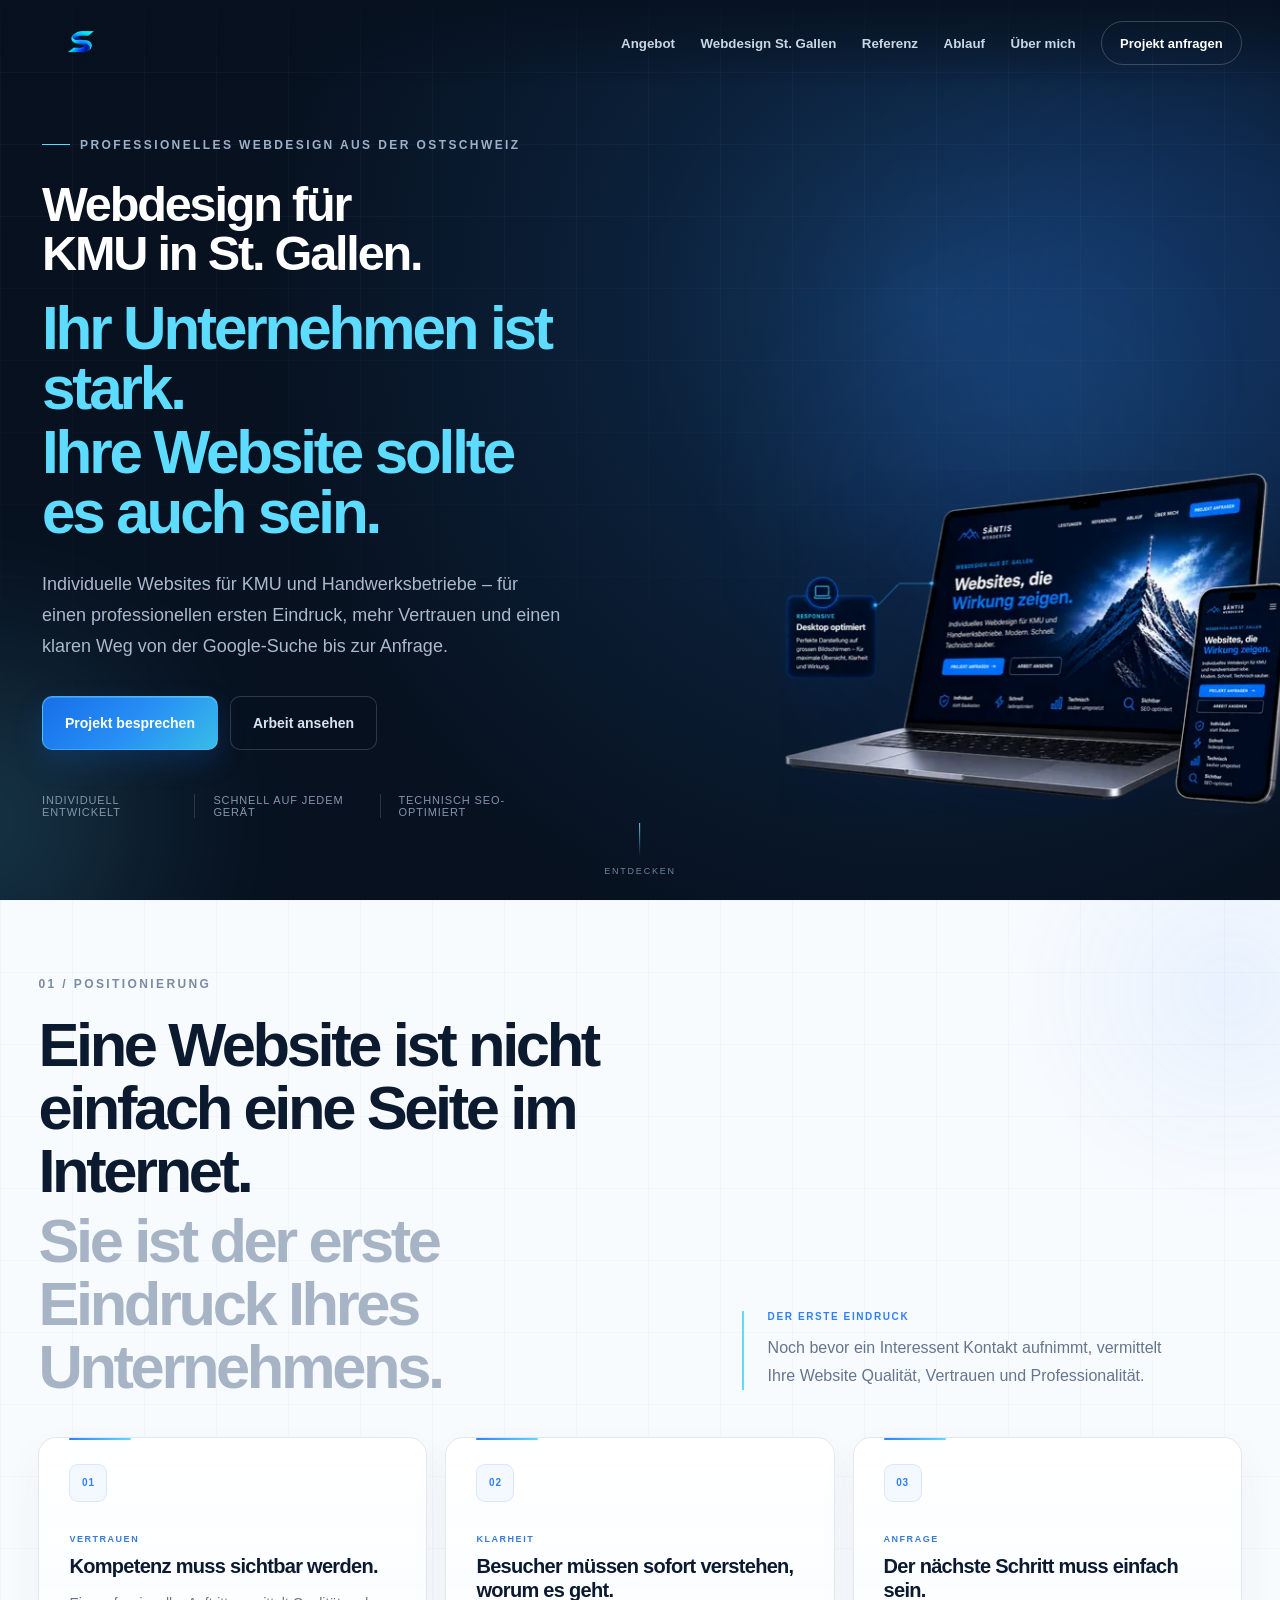
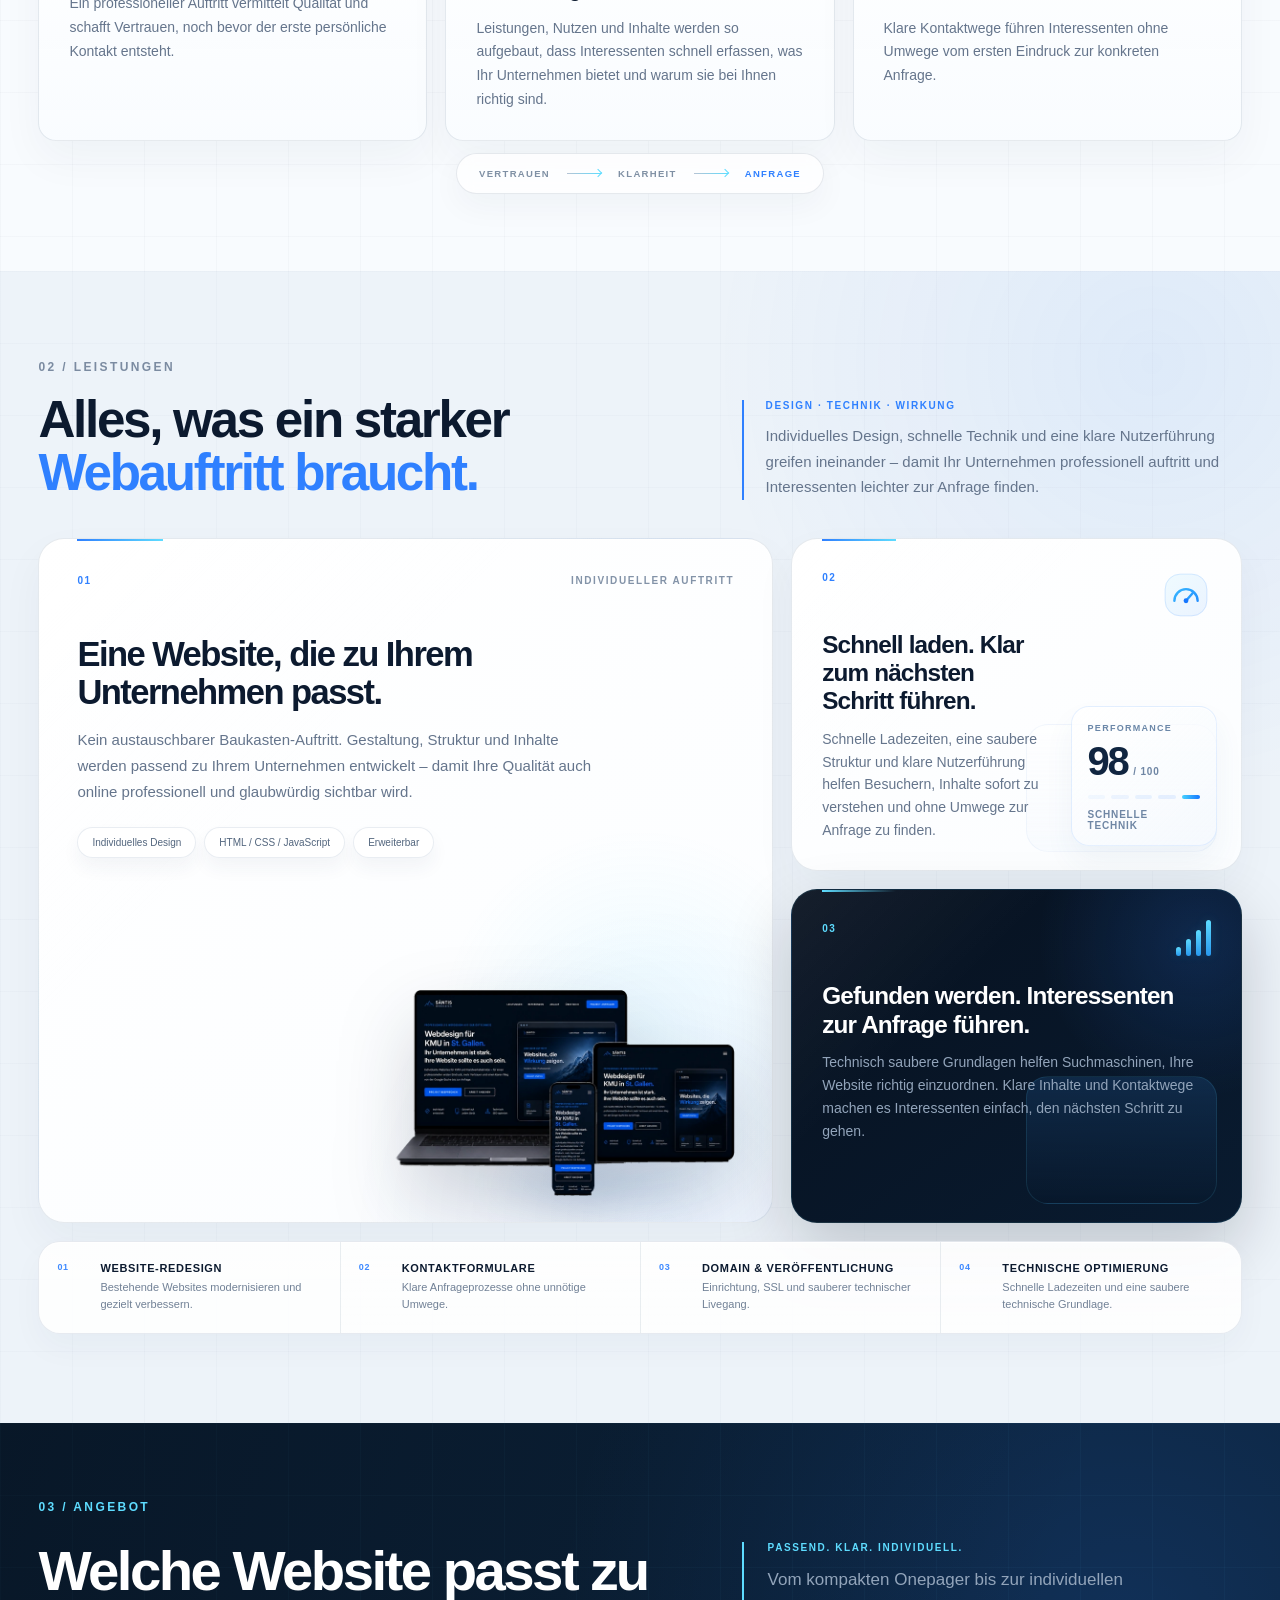
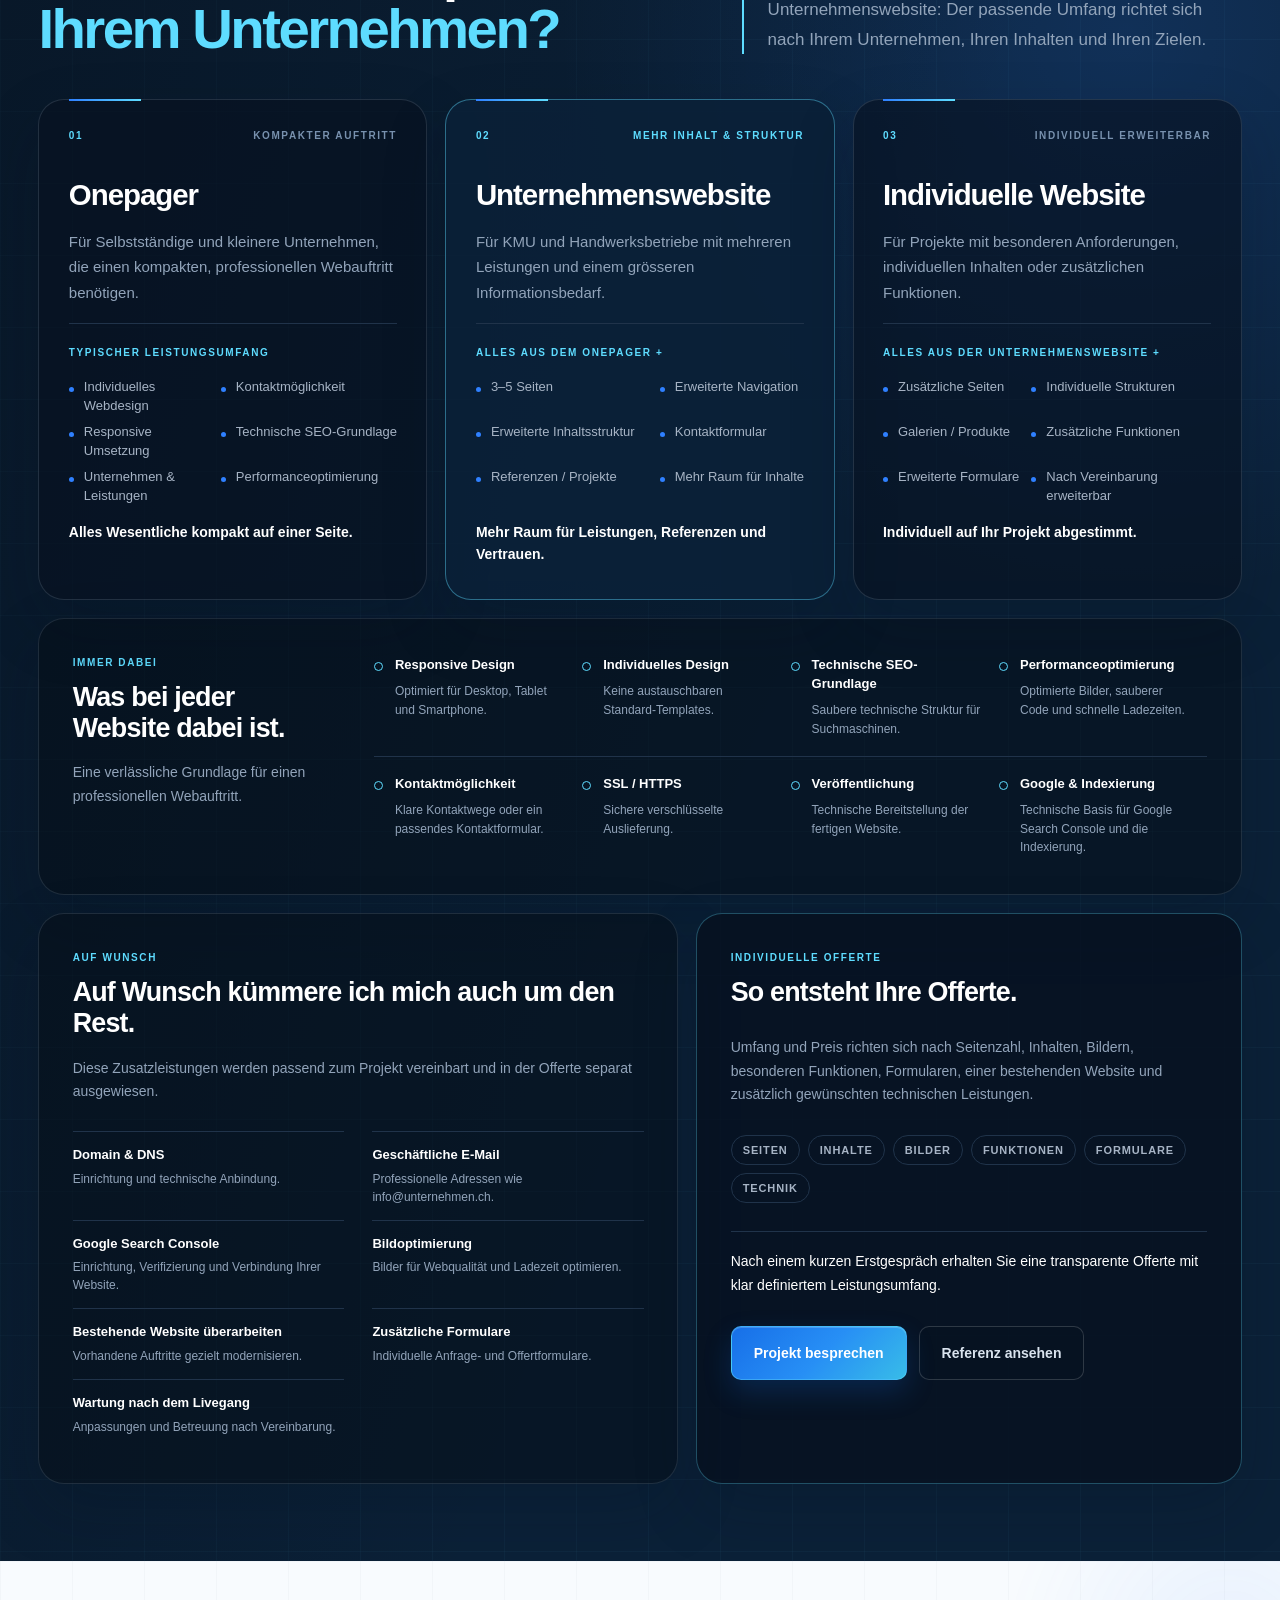
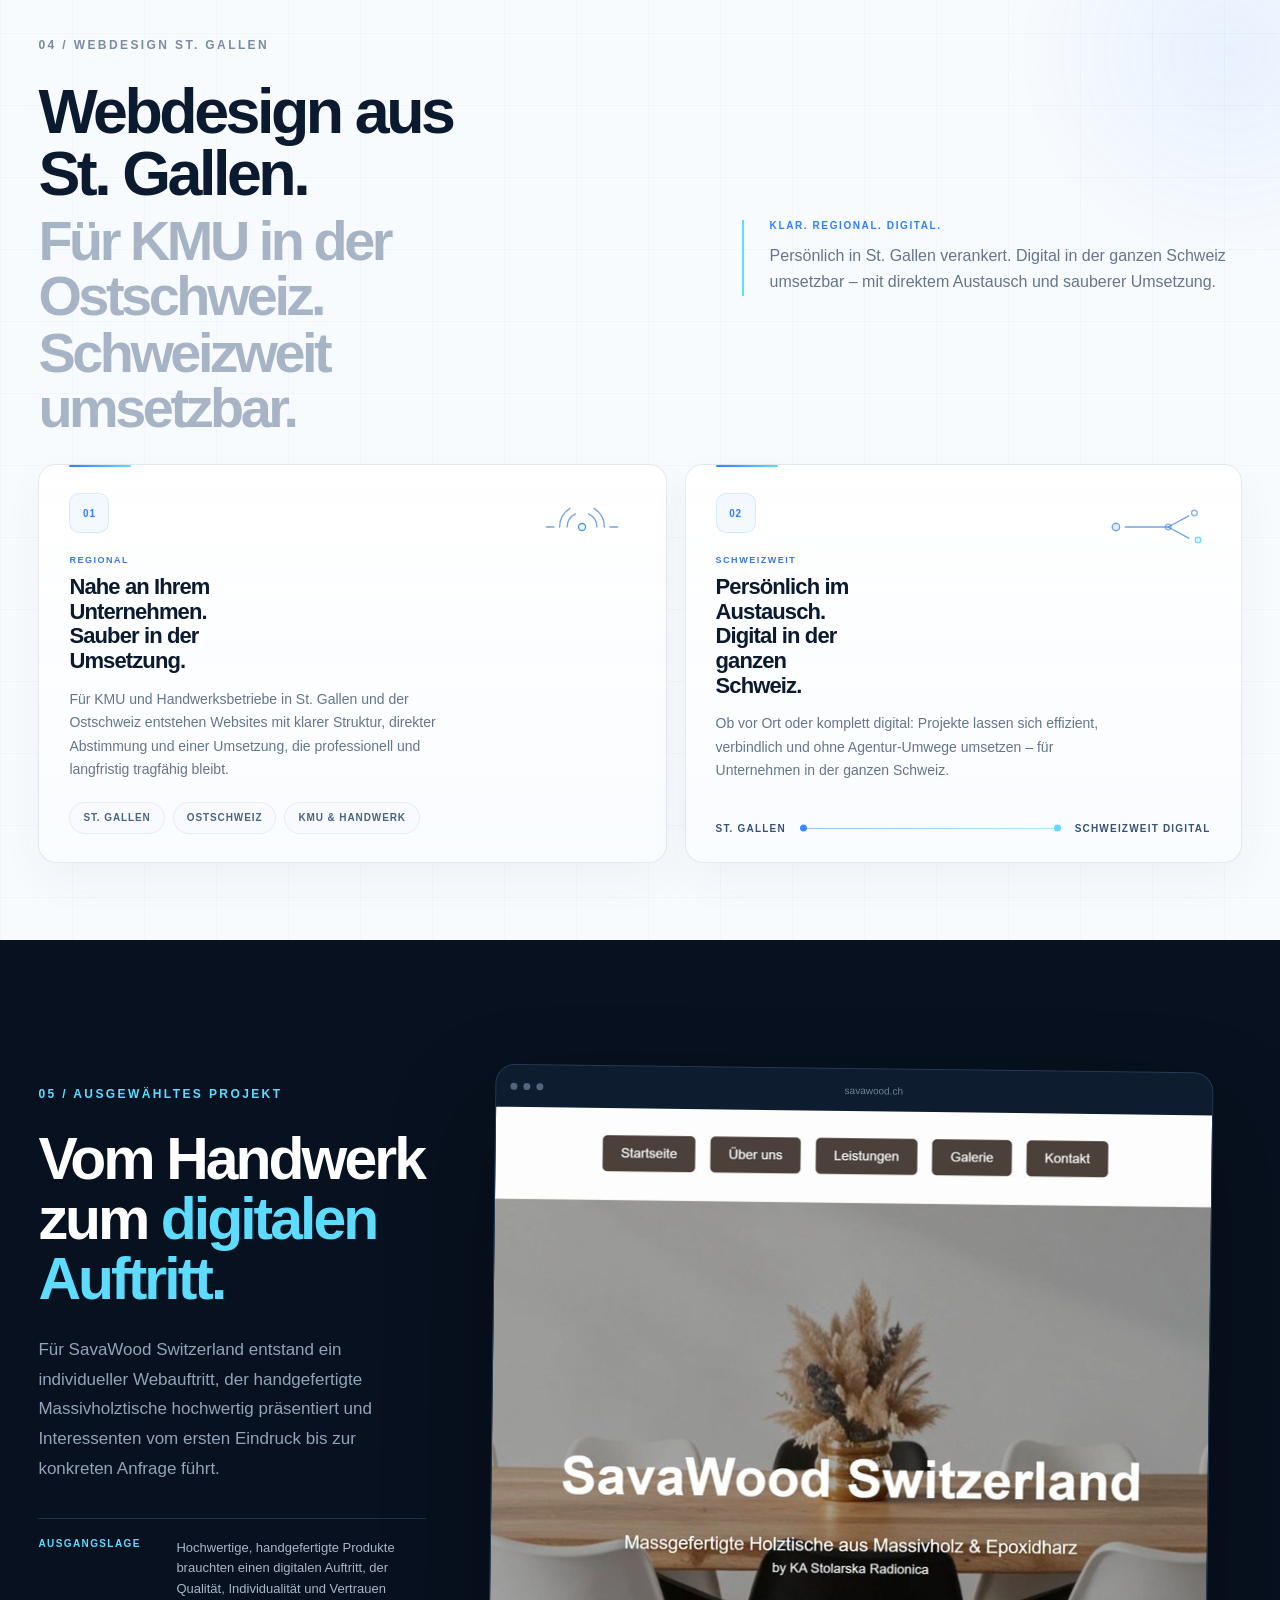
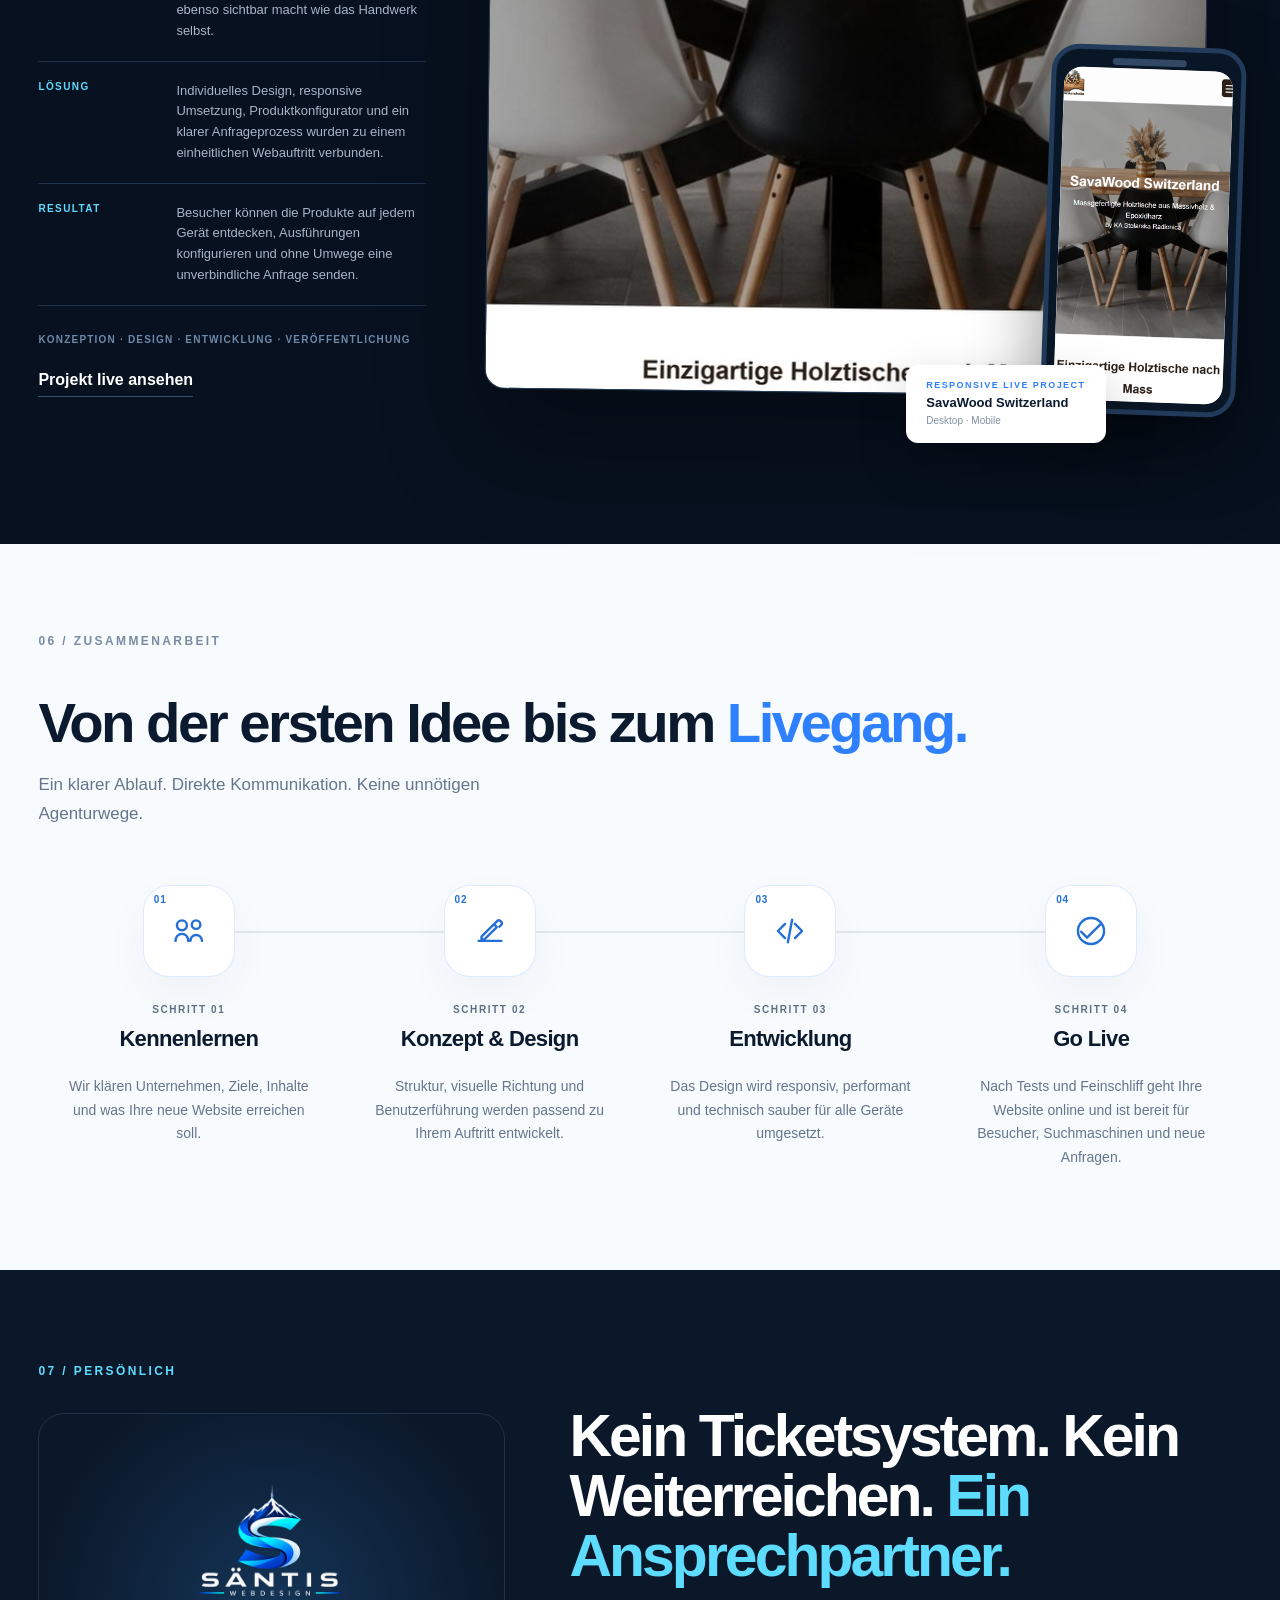
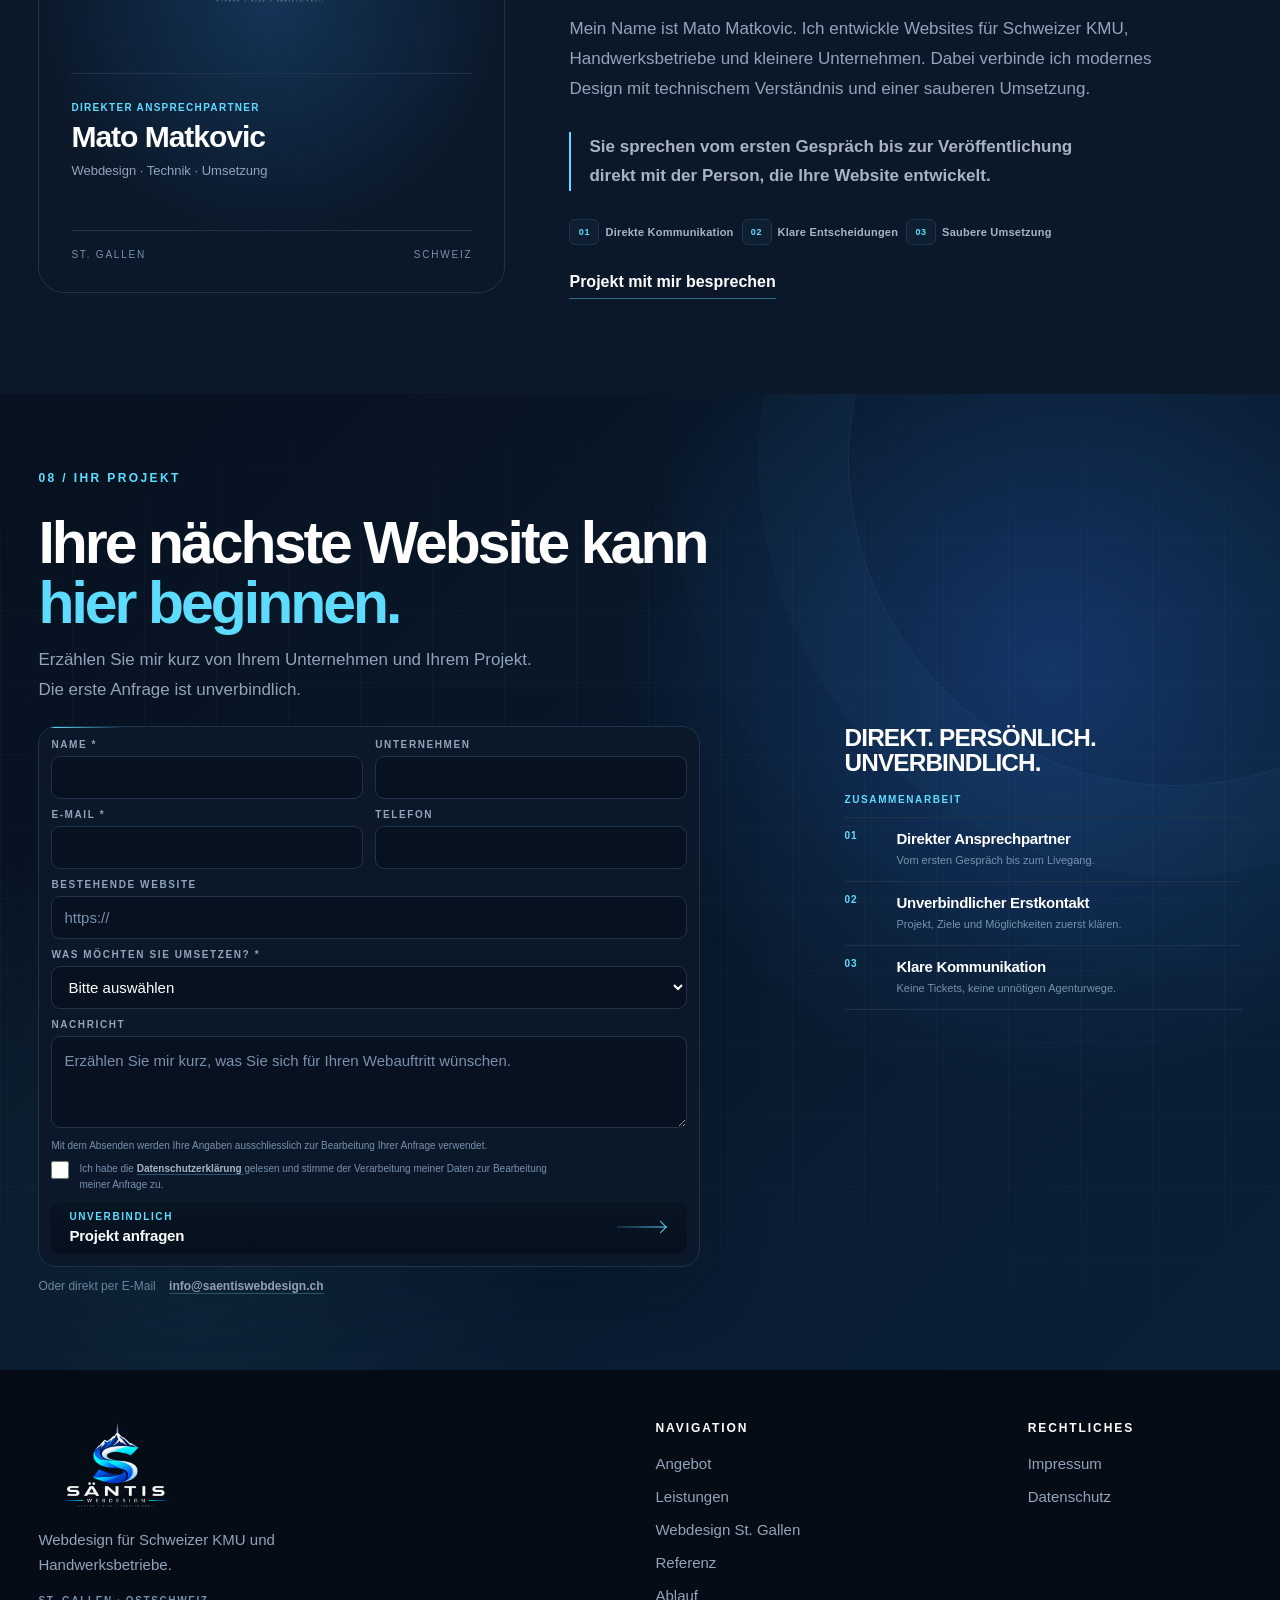
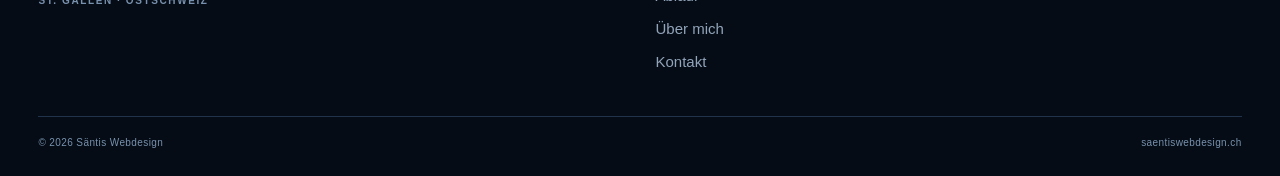
<file: index.html>
<!DOCTYPE html>
<html lang="de">

<head>
  <meta charset="UTF-8">
  <meta name="viewport" content="width=device-width, initial-scale=1">

  <!-- ==================================================
       SEO
  ================================================== -->

  <title>Webdesign St. Gallen für KMU | Säntis Webdesign</title>

  <meta
    name="description"
    content="Professionelles Webdesign für KMU und Handwerksbetriebe in St. Gallen und der Ostschweiz. Individuelle Websites für einen starken Auftritt, schnelle Ladezeiten und klare Anfragen."
  >

  <meta name="robots" content="index, follow">

  <link
    rel="canonical"
    href="https://saentiswebdesign.ch/"
  >


  <!-- ==================================================
       BROWSER / BRANDING
  ================================================== -->

  <meta name="theme-color" content="#07111f">

  <link
    rel="icon"
    type="image/png"
    sizes="32x32"
    href="/Bilder/favicon-32.png"
  >

  <link
    rel="apple-touch-icon"
    sizes="180x180"
    href="/Bilder/apple-touch-icon.png"
  >


  <!-- ==================================================
       PERFORMANCE
  ================================================== -->

  <link
    rel="preload"
    as="image"
    href="/Bilder/hero-head-1280-opt.webp"
    type="image/webp"
    imagesrcset="/Bilder/hero-head-512.webp 512w, /Bilder/hero-head-640.webp 640w, /Bilder/hero-head-720.webp 720w, /Bilder/hero-head-960.webp 960w, /Bilder/hero-head-1280-opt.webp 1280w, /Bilder/hero-head-1672-opt.webp 1672w"
    imagesizes="(max-width: 480px) calc(100vw - 40px), (max-width: 800px) min(690px, calc(100vw - 48px)), (max-width: 1100px) min(780px, calc(100vw - 48px)), min(50vw, 780px)"
    fetchpriority="high"
  >

  <link
    rel="stylesheet"
    href="style.css?v=3.4"
  >


  <!-- ==================================================
       OPEN GRAPH / WHATSAPP / FACEBOOK
  ================================================== -->

  <meta property="og:type" content="website">
  <meta property="og:locale" content="de_CH">
  <meta property="og:site_name" content="Säntis Webdesign">
  <meta property="og:url" content="https://saentiswebdesign.ch/">

  <meta
    property="og:title"
    content="Webdesign St. Gallen für KMU | Säntis Webdesign"
  >

  <meta
    property="og:description"
    content="Individuelle, schnelle und professionelle Websites für Schweizer KMU und Handwerksbetriebe in St. Gallen und der Ostschweiz."
  >

  <meta
    property="og:image"
    content="https://saentiswebdesign.ch/Bilder/saentis-social-preview-1200.jpg"
  >

  <meta
    property="og:image:secure_url"
    content="https://saentiswebdesign.ch/Bilder/saentis-social-preview-1200.jpg"
  >

  <meta property="og:image:type" content="image/jpeg">
  <meta property="og:image:width" content="1200">
  <meta property="og:image:height" content="630">

  <meta
    property="og:image:alt"
    content="Säntis Webdesign – Webdesign für KMU in St. Gallen und der Ostschweiz"
  >


  <!-- ==================================================
       SOCIAL PREVIEW / X
  ================================================== -->

  <meta
    name="twitter:card"
    content="summary_large_image"
  >

  <meta
    name="twitter:title"
    content="Webdesign St. Gallen für KMU | Säntis Webdesign"
  >

  <meta
    name="twitter:description"
    content="Individuelle, schnelle und professionelle Websites für Schweizer KMU und Handwerksbetriebe in St. Gallen und der Ostschweiz."
  >

  <meta
    name="twitter:image"
    content="https://saentiswebdesign.ch/Bilder/saentis-social-preview-1200.jpg"
  >

  <meta
    name="twitter:image:alt"
    content="Säntis Webdesign – Webdesign für KMU in St. Gallen und der Ostschweiz"
  >


  <!-- ==================================================
       STRUKTURIERTE DATEN
  ================================================== -->

  <script type="application/ld+json">
  {
    "@context": "https://schema.org",
    "@type": "ProfessionalService",
    "@id": "https://saentiswebdesign.ch/#business",
    "name": "Säntis Webdesign",
    "url": "https://saentiswebdesign.ch/",
    "email": "info@saentiswebdesign.ch",
    "description": "Individuelles Webdesign für KMU und Handwerksbetriebe in St. Gallen, der Ostschweiz und der ganzen Schweiz.",
    "founder": {
      "@type": "Person",
      "name": "Mato Matkovic"
    },
    "areaServed": [
      {
        "@type": "City",
        "name": "St. Gallen"
      },
      {
        "@type": "City",
        "name": "Gossau SG"
      },
      {
        "@type": "City",
        "name": "Wil SG"
      },
      {
        "@type": "City",
        "name": "Rorschach"
      },
      {
        "@type": "City",
        "name": "Wittenbach"
      },
      {
        "@type": "City",
        "name": "Herisau"
      },
      {
        "@type": "AdministrativeArea",
        "name": "Ostschweiz"
      },
      {
        "@type": "Country",
        "name": "Schweiz"
      }
    ],
    "serviceType": [
      "Webdesign",
      "Website-Erstellung",
      "Website-Entwicklung",
      "Website-Redesign",
      "Responsive Webdesign",
      "Technische SEO",
      "Website-Optimierung"
    ]
  }
  </script>

</head>


<body data-version="2.3">


<header class="header" id="header">

  <nav class="nav" aria-label="Hauptnavigation">

    <a
      href="#start"
      class="logo"
      aria-label="Säntis Webdesign Startseite"
    >

      <img
        src="Bilder/logo-mark-192.webp"
        srcset="Bilder/logo-mark-96.webp 96w, Bilder/logo-mark-128.webp 128w, Bilder/logo-mark-192.webp 192w, Bilder/logo-mark-256.webp 256w"
        sizes="(max-width: 960px) 54px, 68px"
        alt="Säntis Webdesign"
        width="256"
        height="249"
        loading="eager"
        decoding="async"
      >

    </a>


    <button
      class="burger"
      id="burger"
      type="button"
      aria-label="Menü öffnen"
      aria-expanded="false"
      aria-controls="nav-links"
    >
      <span></span>
      <span></span>
      <span></span>
    </button>


    <ul class="nav-links" id="nav-links">

      <li>
        <a href="#angebot">
          Angebot
        </a>
      </li>

      <li>
        <a href="#webdesign-st-gallen">
          Webdesign St. Gallen
        </a>
      </li>

      <li>
        <a href="#referenzen">
          Referenz
        </a>
      </li>

      <li>
        <a href="#ablauf">
          Ablauf
        </a>
      </li>

      <li>
        <a href="#ueber-mich">
          Über mich
        </a>
      </li>

      <li class="nav-cta-item">
        <a
          href="#kontakt"
          class="nav-cta"
        >
          Projekt anfragen
        </a>
      </li>

    </ul>

  </nav>

</header>


<main>


  <!-- ==================================================
       HERO
  ================================================== -->

  <section class="hero" id="start">

    <div
      class="hero-orb orb-a"
      aria-hidden="true"
    ></div>

    <div
      class="hero-orb orb-b"
      aria-hidden="true"
    ></div>


    <div class="hero-inner">


      <div class="hero-copy reveal">

        <p class="kicker">

          <span aria-hidden="true"></span>

          PROFESSIONELLES WEBDESIGN AUS DER OSTSCHWEIZ

        </p>


        <h1>

          <span class="hero-seo-title">

            Webdesign für

            <span class="no-break">
              KMU in St. Gallen.
            </span>

          </span>


          <em class="hero-main-title">

            <span>
              Ihr Unternehmen ist stark.
            </span>

            <span>
              Ihre Website sollte es auch sein.
            </span>

          </em>

        </h1>


        <p class="hero-lead">
          Individuelle Websites für KMU und Handwerksbetriebe – für einen
          professionellen ersten Eindruck, mehr Vertrauen und einen klaren Weg
          von der Google-Suche bis zur Anfrage.
        </p>


        <div class="hero-actions">

          <a
            href="#kontakt"
            class="btn btn-primary"
          >
            Projekt besprechen
          </a>

          <a
            href="#referenzen"
            class="btn btn-ghost"
          >
            Arbeit ansehen
          </a>

        </div>


        <div class="hero-proof">

          <span>
            Individuell entwickelt
          </span>

          <span>
            Schnell auf jedem Gerät
          </span>

          <span>
            Technisch SEO-optimiert
          </span>

        </div>

      </div>


      <div
        class="hero-stage reveal"
        aria-label="Website-Darstellung auf Desktop und Smartphone"
      >

        <div
          class="stage-glow"
          aria-hidden="true"
        ></div>

        <img
          class="hero-stage-image"
          src="Bilder/hero-head-1280-opt.webp"
          srcset="Bilder/hero-head-512.webp 512w, Bilder/hero-head-640.webp 640w, Bilder/hero-head-720.webp 720w, Bilder/hero-head-960.webp 960w, Bilder/hero-head-1280-opt.webp 1280w, Bilder/hero-head-1672-opt.webp 1672w"
          sizes="(max-width: 480px) calc(100vw - 40px), (max-width: 800px) min(690px, calc(100vw - 48px)), (max-width: 1100px) min(780px, calc(100vw - 48px)), min(50vw, 780px)"
          alt="Säntis Webdesign auf Laptop und Smartphone mit Responsive-Hinweisen"
          width="1280"
          height="720"
          fetchpriority="high"
          loading="eager"
          decoding="async"
        >

      </div>

    </div>


    <a
      class="scroll-cue"
      href="#positionierung"
      aria-label="Weiter zu Positionierung"
    >

      <span aria-hidden="true"></span>

      ENTDECKEN

    </a>

  </section>


  <!-- ==================================================
       POSITIONIERUNG
  ================================================== -->

  <section
    class="positioning"
    id="positionierung"
  >

    <div class="positioning-inner reveal container">

      <div class="positioning-head">

        <p class="section-index">
          01 / POSITIONIERUNG
        </p>


        <h2 class="title title-positioning">

          Eine Website ist nicht einfach eine Seite im Internet.

          <span>
            Sie ist der erste Eindruck Ihres Unternehmens.
          </span>

        </h2>


        <div class="positioning-intro">

          <span class="positioning-intro-label">
            DER ERSTE EINDRUCK
          </span>

          <p>
            Noch bevor ein Interessent Kontakt aufnimmt, vermittelt Ihre
            Website Qualität, Vertrauen und Professionalität.
          </p>

        </div>

      </div>


      <div class="positioning-flow">


        <article class="positioning-point">

          <div class="positioning-number">
            01
          </div>

          <div class="positioning-content">

            <span class="positioning-label">
              VERTRAUEN
            </span>

            <h3>
              Kompetenz muss sichtbar werden.
            </h3>

            <p>
              Ein professioneller Auftritt vermittelt Qualität und schafft
              Vertrauen, noch bevor der erste persönliche Kontakt entsteht.
            </p>

          </div>

        </article>


        <article class="positioning-point">

          <div class="positioning-number">
            02
          </div>

          <div class="positioning-content">

            <span class="positioning-label">
              KLARHEIT
            </span>

            <h3>
              Besucher müssen sofort verstehen, worum es geht.
            </h3>

            <p>
              Leistungen, Nutzen und Inhalte werden so aufgebaut, dass
              Interessenten schnell erfassen, was Ihr Unternehmen bietet
              und warum sie bei Ihnen richtig sind.
            </p>

          </div>

        </article>


        <article class="positioning-point">

          <div class="positioning-number">
            03
          </div>

          <div class="positioning-content">

            <span class="positioning-label">
              ANFRAGE
            </span>

            <h3>
              Der nächste Schritt muss einfach sein.
            </h3>

            <p>
              Klare Kontaktwege führen Interessenten ohne Umwege vom ersten
              Eindruck zur konkreten Anfrage.
            </p>

          </div>

        </article>

      </div>


      <div class="positioning-result">

        <span>
          VERTRAUEN
        </span>

        <i aria-hidden="true"></i>

        <span>
          KLARHEIT
        </span>

        <i aria-hidden="true"></i>

        <strong>
          ANFRAGE
        </strong>

      </div>

    </div>

  </section>


  <!-- ==================================================
       LEISTUNGEN
  ================================================== -->

  <section
    class="services section"
    id="leistungen"
  >

    <div class="section-top reveal container">

      <p class="section-index">
        02 / LEISTUNGEN
      </p>


      <h2 class="title title-section">

        Alles, was ein starker

        <span>
          Webauftritt braucht.
        </span>

      </h2>


      <div class="services-intro">

        <span>
          DESIGN · TECHNIK · WIRKUNG
        </span>

        <p>
          Individuelles Design, schnelle Technik und eine klare Nutzerführung
          greifen ineinander – damit Ihr Unternehmen professionell auftritt
          und Interessenten leichter zur Anfrage finden.
        </p>

      </div>

    </div>


    <div class="service-showcase container">


      <!-- 01 / INDIVIDUELLER AUFTRITT -->

      <article class="service-main reveal">

        <div class="service-meta">

          <span>
            01
          </span>

          <span>
            INDIVIDUELLER AUFTRITT
          </span>

        </div>


        <h3>
          Eine Website, die zu Ihrem Unternehmen passt.
        </h3>


        <p>
          Kein austauschbarer Baukasten-Auftritt. Gestaltung, Struktur und
          Inhalte werden passend zu Ihrem Unternehmen entwickelt – damit Ihre
          Qualität auch online professionell und glaubwürdig sichtbar wird.
        </p>


        <div class="service-tags">

          <span>
            Individuelles Design
          </span>

          <span>
            HTML / CSS / JavaScript
          </span>

          <span>
            Erweiterbar
          </span>

        </div>


        <div
          class="service-device-preview"
          aria-hidden="true"
        >
          <img
            class="service-device-cutout"
            src="./Bilder/services-device-cutout-clean-768.webp"
            srcset="./Bilder/services-device-cutout-clean-768.webp 768w, ./Bilder/services-device-cutout-clean-1280.webp 1280w"
            sizes="(max-width: 680px) 88vw, (max-width: 1100px) 410px, 28vw"
            alt=""
            loading="lazy"
            decoding="async"
            width="768"
            height="512"
          >

        </div>

      </article>


      <div class="service-side">


        <!-- 02 / RESPONSIVE & PERFORMANCE -->

        <article class="service-panel service-panel-performance reveal">

          <span class="service-number">
            02
          </span>


          <div
            class="performance-mark"
            aria-hidden="true"
          >
            <svg
              viewBox="0 0 64 64"
              fill="none"
              xmlns="http://www.w3.org/2000/svg"
            >
              <defs>
                <linearGradient id="performanceMarkGradient" x1="12" y1="10" x2="52" y2="54" gradientUnits="userSpaceOnUse">
                  <stop stop-color="#46d2ff" />
                  <stop offset="1" stop-color="#1677ff" />
                </linearGradient>
              </defs>
              <rect x="10" y="11" width="44" height="44" rx="16" fill="url(#performanceMarkGradient)" fill-opacity=".08" />
              <rect x="10.5" y="11.5" width="43" height="43" rx="15.5" stroke="#1677ff" stroke-opacity=".14" />
              <path d="M20 39C20 32.3726 25.3726 27 32 27C38.6274 27 44 32.3726 44 39" stroke="url(#performanceMarkGradient)" stroke-width="2.5" stroke-linecap="round" />
              <path d="M32 39L39 31" stroke="url(#performanceMarkGradient)" stroke-width="2.5" stroke-linecap="round" />
              <circle cx="32" cy="39" r="2.5" fill="#1677ff" />
            </svg>
          </div>


          <h3>
            Schnell laden. Klar zum nächsten Schritt führen.
          </h3>


          <p>
            Schnelle Ladezeiten, eine saubere Struktur und klare
            Nutzerführung helfen Besuchern, Inhalte sofort zu verstehen und
            ohne Umwege zur Anfrage zu finden.
          </p>


          <div
            class="service-performance-metric"
            aria-hidden="true"
          >
            <span>Performance</span>
            <div class="performance-metric-row">
              <strong>98</strong>
              <small>/ 100</small>
            </div>
            <div class="performance-metric-bars">
              <i></i>
              <i></i>
              <i></i>
              <i></i>
              <i></i>
            </div>
            <small class="performance-metric-label">Schnelle Technik</small>
          </div>

        </article>


        <!-- 03 / SEO & ANFRAGEN -->

        <article
          class="service-panel service-panel-dark reveal"
        >

          <span class="service-number">
            03
          </span>


          <div
            class="signal"
            aria-hidden="true"
          >
            <i></i>
            <i></i>
            <i></i>
            <i></i>
          </div>


          <h3>
            Gefunden werden. Interessenten zur Anfrage führen.
          </h3>


          <p>
            Technisch saubere Grundlagen helfen Suchmaschinen, Ihre Website
            richtig einzuordnen. Klare Inhalte und Kontaktwege machen es
            Interessenten einfach, den nächsten Schritt zu gehen.
          </p>

        </article>

      </div>

    </div>


    <div class="service-strip reveal container">


      <article>

        <span>
          01
        </span>

        <div>

          <strong>
            Website-Redesign
          </strong>

          <p>
            Bestehende Websites modernisieren und gezielt verbessern.
          </p>

        </div>

      </article>


      <article>

        <span>
          02
        </span>

        <div>

          <strong>
            Kontaktformulare
          </strong>

          <p>
            Klare Anfrageprozesse ohne unnötige Umwege.
          </p>

        </div>

      </article>


      <article>

        <span>
          03
        </span>

        <div>

          <strong>
            Domain &amp; Veröffentlichung
          </strong>

          <p>
            Einrichtung, SSL und sauberer technischer Livegang.
          </p>

        </div>

      </article>


      <article>

        <span>
          04
        </span>

        <div>

          <strong>
            Technische Optimierung
          </strong>

          <p>
            Schnelle Ladezeiten und eine saubere technische Grundlage.
          </p>

        </div>

      </article>


    </div>

  </section>


  <!-- ==================================================
       ANGEBOT
  ================================================== -->

  <section
    class="offer section"
    id="angebot"
  >

    <div class="offer-inner container">

      <div class="offer-head reveal">

        <p class="section-index light">
          03 / ANGEBOT
        </p>

        <h2 class="title title-section">
          Welche Website passt zu

          <span>
            Ihrem Unternehmen?
          </span>

        </h2>

        <div class="offer-intro">

          <span>
            PASSEND. KLAR. INDIVIDUELL.
          </span>

          <p>
            Vom kompakten Onepager bis zur individuellen Unternehmenswebsite:
            Der passende Umfang richtet sich nach Ihrem Unternehmen, Ihren
            Inhalten und Ihren Zielen.
          </p>

        </div>

      </div>


      <div
        class="offer-models"
        aria-label="Website-Lösungen"
      >

        <article class="offer-card reveal">

          <div class="offer-card-meta">
            <span>
              01
            </span>
            <small>
              KOMPAKTER AUFTRITT
            </small>
          </div>

          <h3>
            Onepager
          </h3>

          <p>
            Für Selbstständige und kleinere Unternehmen, die einen kompakten,
            professionellen Webauftritt benötigen.
          </p>

          <div class="offer-scope">

            <span>
              Typischer Leistungsumfang
            </span>

            <ul>
              <li>Individuelles Webdesign</li>
              <li>Responsive Umsetzung</li>
              <li>Unternehmen &amp; Leistungen</li>
              <li>Kontaktmöglichkeit</li>
              <li>Technische SEO-Grundlage</li>
              <li>Performanceoptimierung</li>
            </ul>

          </div>

          <strong class="offer-card-outcome">
            Alles Wesentliche kompakt auf einer Seite.
          </strong>

        </article>


        <article class="offer-card offer-card-featured reveal">

          <div class="offer-card-meta">
            <span>
              02
            </span>
            <small>
              MEHR INHALT &amp; STRUKTUR
            </small>
          </div>

          <h3>
            Unternehmenswebsite
          </h3>

          <p>
            Für KMU und Handwerksbetriebe mit mehreren Leistungen und einem
            grösseren Informationsbedarf.
          </p>

          <div class="offer-scope">

            <span>
              Alles aus dem Onepager +
            </span>

            <ul>
              <li>3–5 Seiten</li>
              <li>Erweiterte Inhaltsstruktur</li>
              <li>Referenzen / Projekte</li>
              <li>Erweiterte Navigation</li>
              <li>Kontaktformular</li>
              <li>Mehr Raum für Inhalte</li>
            </ul>

          </div>

          <strong class="offer-card-outcome">
            Mehr Raum für Leistungen, Referenzen und Vertrauen.
          </strong>

        </article>


        <article class="offer-card reveal">

          <div class="offer-card-meta">
            <span>
              03
            </span>
            <small>
              INDIVIDUELL ERWEITERBAR
            </small>
          </div>

          <h3>
            Individuelle Website
          </h3>

          <p>
            Für Projekte mit besonderen Anforderungen, individuellen Inhalten
            oder zusätzlichen Funktionen.
          </p>

          <div class="offer-scope">

            <span>
              Alles aus der Unternehmenswebsite +
            </span>

            <ul>
              <li>Zusätzliche Seiten</li>
              <li>Galerien / Produkte</li>
              <li>Erweiterte Formulare</li>
              <li>Individuelle Strukturen</li>
              <li>Zusätzliche Funktionen</li>
              <li>Nach Vereinbarung erweiterbar</li>
            </ul>

          </div>

          <strong class="offer-card-outcome">
            Individuell auf Ihr Projekt abgestimmt.
          </strong>

        </article>

      </div>


      <section
        class="offer-included reveal"
        aria-labelledby="offer-included-title"
      >

        <div class="offer-subhead">

          <span>
            IMMER DABEI
          </span>

          <h3 id="offer-included-title">
            Was bei jeder Website dabei ist.
          </h3>

          <p>
            Eine verlässliche Grundlage für einen professionellen Webauftritt.
          </p>

        </div>


        <ul class="offer-feature-grid">

          <li>
            <strong>Responsive Design</strong>
            <p>Optimiert für Desktop, Tablet und Smartphone.</p>
          </li>

          <li>
            <strong>Individuelles Design</strong>
            <p>Keine austauschbaren Standard-Templates.</p>
          </li>

          <li>
            <strong>Technische SEO-Grundlage</strong>
            <p>Saubere technische Struktur für Suchmaschinen.</p>
          </li>

          <li>
            <strong>Performanceoptimierung</strong>
            <p>Optimierte Bilder, sauberer Code und schnelle Ladezeiten.</p>
          </li>

          <li>
            <strong>Kontaktmöglichkeit</strong>
            <p>Klare Kontaktwege oder ein passendes Kontaktformular.</p>
          </li>

          <li>
            <strong>SSL / HTTPS</strong>
            <p>Sichere verschlüsselte Auslieferung.</p>
          </li>

          <li>
            <strong>Veröffentlichung</strong>
            <p>Technische Bereitstellung der fertigen Website.</p>
          </li>

          <li>
            <strong>Google &amp; Indexierung</strong>
            <p>
              Technische Basis für Google Search Console und die Indexierung.
            </p>
          </li>

        </ul>

      </section>


      <div class="offer-bottom">

        <section
          class="offer-extras reveal"
          aria-labelledby="offer-extras-title"
        >

          <div class="offer-subhead">

            <span>
              AUF WUNSCH
            </span>

            <h3 id="offer-extras-title">
              Auf Wunsch kümmere ich mich auch um den Rest.
            </h3>

            <p>
              Diese Zusatzleistungen werden passend zum Projekt vereinbart
              und in der Offerte separat ausgewiesen.
            </p>

          </div>


          <ul class="offer-extra-list">
            <li><strong>Domain &amp; DNS</strong><span>Einrichtung und technische Anbindung.</span></li>
            <li><strong>Geschäftliche E-Mail</strong><span>Professionelle Adressen wie info@unternehmen.ch.</span></li>
            <li><strong>Google Search Console</strong><span>Einrichtung, Verifizierung und Verbindung Ihrer Website.</span></li>
            <li><strong>Bildoptimierung</strong><span>Bilder für Webqualität und Ladezeit optimieren.</span></li>
            <li><strong>Bestehende Website überarbeiten</strong><span>Vorhandene Auftritte gezielt modernisieren.</span></li>
            <li><strong>Zusätzliche Formulare</strong><span>Individuelle Anfrage- und Offertformulare.</span></li>
            <li><strong>Wartung nach dem Livegang</strong><span>Anpassungen und Betreuung nach Vereinbarung.</span></li>
          </ul>

        </section>


        <section
          class="offer-quote reveal"
          aria-labelledby="offer-quote-title"
        >

          <div class="offer-subhead">

            <span>
              INDIVIDUELLE OFFERTE
            </span>

            <h3 id="offer-quote-title">
              So entsteht Ihre Offerte.
            </h3>

          </div>


          <p>
            Umfang und Preis richten sich nach Seitenzahl, Inhalten, Bildern,
            besonderen Funktionen, Formularen, einer bestehenden Website und
            zusätzlich gewünschten technischen Leistungen.
          </p>


          <ul class="offer-factors" aria-label="Faktoren für den Projektumfang">
            <li>Seiten</li>
            <li>Inhalte</li>
            <li>Bilder</li>
            <li>Funktionen</li>
            <li>Formulare</li>
            <li>Technik</li>
          </ul>


          <p class="offer-quote-result">
            Nach einem kurzen Erstgespräch erhalten Sie eine transparente
            Offerte mit klar definiertem Leistungsumfang.
          </p>


          <div class="offer-actions">

            <a
              href="#kontakt"
              class="btn btn-primary"
            >
              Projekt besprechen
            </a>

            <a
              href="#referenzen"
              class="btn btn-ghost"
            >
              Referenz ansehen
            </a>

          </div>

        </section>

      </div>

    </div>

  </section>


  <!-- ==================================================
       LOCAL SEO / ST. GALLEN
  ================================================== -->

  <section
    class="positioning positioning-local"
    id="webdesign-st-gallen"
  >

    <div class="positioning-inner reveal container">

      <div class="positioning-head">

        <p class="section-index">
          04 / WEBDESIGN ST. GALLEN
        </p>


        <h2 class="title title-positioning">

          Webdesign aus St.&nbsp;Gallen.

          <span>
            <em>
              Für KMU in der Ostschweiz.
            </em>
            <strong>
              Schweizweit umsetzbar.
            </strong>
          </span>

        </h2>


        <div class="positioning-intro">

          <span class="positioning-intro-label">
            KLAR. REGIONAL. DIGITAL.
          </span>

          <p>
            Persönlich in St.&nbsp;Gallen verankert. Digital in der ganzen
            Schweiz umsetzbar – mit direktem Austausch und sauberer
            Umsetzung.
          </p>

        </div>

      </div>


      <div class="positioning-flow">


        <article class="positioning-point positioning-point-local-primary">

          <div class="positioning-number">
            01
          </div>

          <div class="positioning-local-graphic positioning-local-graphic-region" aria-hidden="true">
            <svg viewBox="0 0 120 72" role="presentation">
              <circle cx="60" cy="36" r="3.8" />
              <path d="M44 36A16 16 0 0 1 53 22" />
              <path d="M67 22A16 16 0 0 1 76 36" />
              <path d="M36 36A24 24 0 0 1 47 16" />
              <path d="M73 16A24 24 0 0 1 84 36" />
              <path d="M22 36H30" />
              <path d="M90 36H98" />
            </svg>
          </div>

          <div class="positioning-content">

            <span class="positioning-label">
              REGIONAL
            </span>

            <h3>
              Nahe an Ihrem Unternehmen. Sauber in der Umsetzung.
            </h3>

            <p>
              Für KMU und Handwerksbetriebe in St.&nbsp;Gallen und der
              Ostschweiz entstehen Websites mit klarer Struktur, direkter
              Abstimmung und einer Umsetzung, die professionell und
              langfristig tragfähig bleibt.
            </p>

            <ul class="positioning-local-tags" aria-label="Regionaler Fokus">
              <li>
                St. Gallen
              </li>
              <li>
                Ostschweiz
              </li>
              <li>
                KMU & Handwerk
              </li>
            </ul>

          </div>

        </article>


        <article class="positioning-point positioning-point-local-secondary">

          <div class="positioning-number">
            02
          </div>

          <div class="positioning-local-graphic positioning-local-graphic-network" aria-hidden="true">
            <svg viewBox="0 0 120 72" role="presentation">
              <circle cx="16" cy="36" r="4" />
              <path d="M26 36H72" />
              <path d="M72 36L94 24" />
              <path d="M72 36L94 48" />
              <circle cx="72" cy="36" r="3" />
              <circle cx="100" cy="21" r="3" />
              <circle cx="104" cy="50" r="3" />
            </svg>
          </div>

          <div class="positioning-content">

            <span class="positioning-label">
              SCHWEIZWEIT
            </span>

            <h3>
              Persönlich im Austausch. Digital in der ganzen Schweiz.
            </h3>

            <p>
              Ob vor Ort oder komplett digital: Projekte lassen sich
              effizient, verbindlich und ohne Agentur-Umwege umsetzen –
              für Unternehmen in der ganzen Schweiz.
            </p>

            <div class="positioning-local-route" aria-hidden="true">
              <span>
                St.&nbsp;Gallen
              </span>
              <i></i>
              <strong>
                Schweizweit digital
              </strong>
            </div>

          </div>

        </article>

      </div>

    </div>

  </section>


  <!-- ==================================================
       CASE STUDY
  ================================================== -->

  <section
    class="case"
    id="referenzen"
  >

    <div class="case-inner container">


      <div class="case-copy reveal">

        <p class="section-index light">
          05 / AUSGEWÄHLTES PROJEKT
        </p>


        <h2 class="title title-display">

          Vom Handwerk zum

          <span>
            digitalen Auftritt.
          </span>

        </h2>


        <p class="case-intro">
          Für SavaWood Switzerland entstand ein individueller Webauftritt, der
          handgefertigte Massivholztische hochwertig präsentiert und
          Interessenten vom ersten Eindruck bis zur konkreten Anfrage führt.
        </p>


        <div class="case-story">


          <article>

            <span>
              AUSGANGSLAGE
            </span>

            <p>
              Hochwertige, handgefertigte Produkte brauchten einen digitalen
              Auftritt, der Qualität, Individualität und Vertrauen ebenso
              sichtbar macht wie das Handwerk selbst.
            </p>

          </article>


          <article>

            <span>
              LÖSUNG
            </span>

            <p>
              Individuelles Design, responsive Umsetzung, Produktkonfigurator
              und ein klarer Anfrageprozess wurden zu einem einheitlichen
              Webauftritt verbunden.
            </p>

          </article>


          <article>

            <span>
              RESULTAT
            </span>

            <p>
              Besucher können die Produkte auf jedem Gerät entdecken,
              Ausführungen konfigurieren und ohne Umwege eine unverbindliche
              Anfrage senden.
            </p>

          </article>

        </div>


        <div class="case-scope">
          Konzeption · Design · Entwicklung · Veröffentlichung
        </div>


        <a
          href="https://savawood.ch/"
          class="case-link"
          target="_blank"
          rel="noopener noreferrer"
        >
          Projekt live ansehen
        </a>

      </div>


      <div class="case-visual reveal">


        <div class="case-browser">

          <div class="case-bar">

            <i></i>
            <i></i>
            <i></i>

            <span>
              savawood.ch
            </span>

          </div>


          <img
            src="./savawood-reference.jpg"
            alt="Desktopansicht der Website von SavaWood Switzerland"
            loading="lazy"
            decoding="async"
            width="1800"
            height="881"
          >

        </div>


        <div
          class="case-phone"
          aria-label="Mobile Darstellung des Projekts SavaWood Switzerland"
        >

          <div class="case-phone-notch"></div>


          <div class="case-phone-screen">

            <img
              src="./Bilder/savawood-mobile-640.webp"
              alt="Mobile Ansicht der SavaWood Switzerland Website"
              loading="lazy"
              decoding="async"
              width="640"
              height="1115"
            >

          </div>

        </div>


        <div class="case-label">

          <span>
            RESPONSIVE LIVE PROJECT
          </span>

          <b>
            SavaWood Switzerland
          </b>

          <small>
            Desktop · Mobile
          </small>

        </div>

      </div>

    </div>

  </section>


  <!-- ==================================================
       ZUSAMMENARBEIT
  ================================================== -->

  <section
    class="process section"
    id="ablauf"
  >

    <div class="process-head reveal container">

      <p class="section-index">
        06 / ZUSAMMENARBEIT
      </p>


      <h2 class="title title-section">

        Von der ersten Idee
        bis zum

        <span>
          Livegang.
        </span>

      </h2>


      <p class="section-lead">
        Ein klarer Ablauf. Direkte Kommunikation.
        Keine unnötigen Agenturwege.
      </p>

    </div>


    <div
      class="process-list container"
      aria-label="Projektablauf"
    >

      <div
        class="process-line"
        aria-hidden="true"
      >
        <span></span>
      </div>


      <article
        class="process-item"
        data-process-step="1"
      >

        <div
          class="process-node"
          aria-hidden="true"
        >

          <span>
            01
          </span>

          <svg
            viewBox="0 0 24 24"
            focusable="false"
            aria-hidden="true"
          >
            <path d="M7 11.5a3.5 3.5 0 1 0 0-7 3.5 3.5 0 0 0 0 7Zm10-1a3 3 0 1 0 0-6 3 3 0 0 0 0 6ZM2.5 19c0-3 2-5 4.5-5s4.5 2 4.5 5M13 19c.2-2.5 1.8-4.2 4-4.2 2.3 0 4 1.8 4.2 4.2"/>
          </svg>

        </div>


        <div class="process-copy">

          <span class="process-eyebrow">
            Schritt 01
          </span>

          <h3>
            Kennenlernen
          </h3>

          <p>
            Wir klären Unternehmen, Ziele, Inhalte und was Ihre neue Website
            erreichen soll.
          </p>

        </div>

      </article>


      <article
        class="process-item"
        data-process-step="2"
      >

        <div
          class="process-node"
          aria-hidden="true"
        >

          <span>
            02
          </span>

          <svg
            viewBox="0 0 24 24"
            focusable="false"
            aria-hidden="true"
          >
            <path d="M4 19h16M6 16l8.8-8.8 2 2L8 18H6v-2Zm9.8-9.8 1.4-1.4a1.4 1.4 0 0 1 2 0l.8.8a1.4 1.4 0 0 1 0 2L18.6 9"/>
          </svg>

        </div>


        <div class="process-copy">

          <span class="process-eyebrow">
            Schritt 02
          </span>

          <h3>
            Konzept &amp; Design
          </h3>

          <p>
            Struktur, visuelle Richtung und Benutzerführung werden passend zu
            Ihrem Auftritt entwickelt.
          </p>

        </div>

      </article>


      <article
        class="process-item"
        data-process-step="3"
      >

        <div
          class="process-node"
          aria-hidden="true"
        >

          <span>
            03
          </span>

          <svg
            viewBox="0 0 24 24"
            focusable="false"
            aria-hidden="true"
          >
            <path d="m8.5 7-5 5 5 5M15.5 7l5 5-5 5M13.5 4 10.5 20"/>
          </svg>

        </div>


        <div class="process-copy">

          <span class="process-eyebrow">
            Schritt 03
          </span>

          <h3>
            Entwicklung
          </h3>

          <p>
            Das Design wird responsiv, performant und technisch sauber für alle
            Geräte umgesetzt.
          </p>

        </div>

      </article>


      <article
        class="process-item"
        data-process-step="4"
      >

        <div
          class="process-node"
          aria-hidden="true"
        >

          <span>
            04
          </span>

          <svg
            viewBox="0 0 24 24"
            focusable="false"
            aria-hidden="true"
          >
            <path d="m5 12.5 4.2 4.2L19 7M12 2.8a9.2 9.2 0 1 1 0 18.4 9.2 9.2 0 0 1 0-18.4Z"/>
          </svg>

        </div>


        <div class="process-copy">

          <span class="process-eyebrow">
            Schritt 04
          </span>

          <h3>
            Go Live
          </h3>

          <p>
            Nach Tests und Feinschliff geht Ihre Website online und ist bereit
            für Besucher, Suchmaschinen und neue Anfragen.
          </p>

        </div>

      </article>

    </div>

  </section>


  <!-- ==================================================
       ÜBER MICH
  ================================================== -->

  <section
    class="about"
    id="ueber-mich"
  >

    <div class="container reveal">

      <p class="section-index light">
        07 / PERSÖNLICH
      </p>

    </div>


    <div class="about-inner container">


      <div class="about-signature reveal">
        <div class="about-logo-wrap">

          <img
            src="Bilder/saentis-logo-512.webp"
            srcset="Bilder/saentis-logo-512.webp 512w, Bilder/saentis-logo-768.webp 768w"
            sizes="(max-width: 680px) min(60vw, 210px), (max-width: 1100px) 240px, 280px"
            alt="Säntis Webdesign"
            width="512"
            height="288"
            loading="lazy"
            decoding="async"
          >

        </div>


        <div class="about-person">

          <span class="about-person-kicker">
            DIREKTER ANSPRECHPARTNER
          </span>

          <strong>
            Mato Matkovic
          </strong>

          <small>
            Webdesign · Technik · Umsetzung
          </small>

        </div>


        <div class="about-location">

          <span>
            ST. GALLEN
          </span>

          <span>
            SCHWEIZ
          </span>

        </div>

      </div>


      <div class="about-copy reveal">

        <h2 class="title title-display">

          Kein Ticketsystem.
          Kein Weiterreichen.

          <span>
            Ein Ansprechpartner.
          </span>

        </h2>


        <p>
          Mein Name ist Mato Matkovic. Ich entwickle Websites für Schweizer
          KMU, Handwerksbetriebe und kleinere Unternehmen. Dabei verbinde ich
          modernes Design mit technischem Verständnis und einer sauberen
          Umsetzung.
        </p>


        <p class="about-direct">
          Sie sprechen vom ersten Gespräch bis zur Veröffentlichung direkt mit
          der Person, die Ihre Website entwickelt.
        </p>


        <div
          class="about-values"
          aria-label="Grundsätze der Zusammenarbeit"
        >

          <span>
            Direkte Kommunikation
          </span>

          <span>
            Klare Entscheidungen
          </span>

          <span>
            Saubere Umsetzung
          </span>

        </div>


        <a
          href="#kontakt"
          class="case-link"
        >
          Projekt mit mir besprechen
        </a>

      </div>

    </div>

  </section>


  <!-- ==================================================
       KONTAKT / PROJEKTANFRAGE
  ================================================== -->

  <section
    class="contact"
    id="kontakt"
  >

    <div class="contact-inner reveal container">

      <p class="section-index light">
        08 / IHR PROJEKT
      </p>


      <h2 class="title title-display title-contact">

        Ihre nächste Website
        kann

        <span>
          hier beginnen.
        </span>

      </h2>


      <p class="section-lead">
        Erzählen Sie mir kurz von Ihrem Unternehmen und Ihrem Projekt.
        Die erste Anfrage ist unverbindlich.
      </p>


      <div class="contact-layout">


        <div class="contact-action">


          <form
            class="project-form"
            id="project-form"
            action="/api/contact"
            method="post"
          >


            <div class="form-grid">


              <label class="form-field">

                <span>
                  Name *
                </span>

                <input
                  type="text"
                  name="name"
                  autocomplete="name"
                  required
                >

              </label>


              <label class="form-field">

                <span>
                  Unternehmen
                </span>

                <input
                  type="text"
                  name="company"
                  autocomplete="organization"
                >

              </label>


              <label class="form-field">

                <span>
                  E-Mail *
                </span>

                <input
                  type="email"
                  name="email"
                  autocomplete="email"
                  required
                >

              </label>


              <label class="form-field">

                <span>
                  Telefon
                </span>

                <input
                  type="tel"
                  name="phone"
                  autocomplete="tel"
                >

              </label>


              <label class="form-field form-field-wide">

                <span>
                  Bestehende Website
                </span>

                <input
                  type="url"
                  name="website"
                  inputmode="url"
                  placeholder="https://"
                >

              </label>


              <label class="form-field form-field-wide">

                <span>
                  Was möchten Sie umsetzen? *
                </span>

                <select
                  name="project_type"
                  required
                >

                  <option
                    value=""
                    selected
                  >
                    Bitte auswählen
                  </option>

                  <option value="new-website">
                    Neue Website
                  </option>

                  <option value="redesign">
                    Bestehende Website modernisieren
                  </option>

                  <option value="optimization">
                    Website optimieren
                  </option>

                  <option value="other">
                    Anderes Projekt
                  </option>

                </select>

              </label>


              <label class="form-field form-field-wide">

                <span>
                  Nachricht
                </span>

                <textarea
                  name="message"
                  rows="5"
                  placeholder="Erzählen Sie mir kurz, was Sie sich für Ihren Webauftritt wünschen."
                ></textarea>

              </label>

            </div>


            <!-- Honeypot gegen einfache Spam-Bots -->

            <div
              class="form-honeypot"
              aria-hidden="true"
            >

              <label>

                Website

                <input
                  type="text"
                  name="website_check"
                  tabindex="-1"
                  autocomplete="off"
                >

              </label>

            </div>


            <!-- Öffentlichen Cloudflare Turnstile Site Key hier eintragen. -->

            <div
              id="turnstile-widget"
              data-sitekey="0x4AAAAAAEWsY-4d3wb6xf3v"
            ></div>


            <div class="form-footer">


              <p class="form-note">
                Mit dem Absenden werden Ihre Angaben ausschliesslich zur
                Bearbeitung Ihrer Anfrage verwendet.
              </p>


              <div class="form-consent">

                <input
                  type="checkbox"
                  id="privacy-consent"
                  name="privacy_consent"
                  value="accepted"
                  required
                >

                <label for="privacy-consent">
                  Ich habe die
                  <a href="datenschutz.html">
                    Datenschutzerklärung
                  </a>
                  gelesen und stimme der Verarbeitung meiner Daten zur
                  Bearbeitung meiner Anfrage zu.
                </label>

              </div>


              <button
                type="submit"
                class="contact-main contact-submit"
              >

                <span>

                  <small>
                    UNVERBINDLICH
                  </small>

                  Projekt anfragen

                </span>


                <b
                  class="contact-arrow"
                  aria-hidden="true"
                ></b>

              </button>

            </div>


            <p
              class="form-status"
              id="form-status"
              role="status"
              aria-live="polite"
            ></p>

          </form>


          <p class="contact-email">

            Oder direkt per E-Mail

            <a href="mailto:info@saentiswebdesign.ch">
              info@saentiswebdesign.ch
            </a>

          </p>

        </div>


        <aside
          class="contact-trust"
          aria-label="Vorteile der Zusammenarbeit"
        >


          <span class="contact-trust-label">
            ZUSAMMENARBEIT
          </span>


          <div class="contact-trust-item">

            <b aria-hidden="true">
              01
            </b>

            <span>

              <strong>
                Direkter Ansprechpartner
              </strong>

              <small>
                Vom ersten Gespräch bis zum Livegang.
              </small>

            </span>

          </div>


          <div class="contact-trust-item">

            <b aria-hidden="true">
              02
            </b>

            <span>

              <strong>
                Unverbindlicher Erstkontakt
              </strong>

              <small>
                Projekt, Ziele und Möglichkeiten zuerst klären.
              </small>

            </span>

          </div>


          <div class="contact-trust-item">

            <b aria-hidden="true">
              03
            </b>

            <span>

              <strong>
                Klare Kommunikation
              </strong>

              <small>
                Keine Tickets, keine unnötigen Agenturwege.
              </small>

            </span>

          </div>

        </aside>

      </div>

    </div>

  </section>


</main>


<!-- ==================================================
     FOOTER
================================================== -->

<footer>

  <div class="footer-inner container">


    <div class="footer-brand-block">


      <a
        href="#start"
        class="footer-brand"
        aria-label="Zurück zum Seitenanfang"
      >

        <img
          src="Bilder/saentis-logo-512.webp"
          srcset="Bilder/saentis-logo-512.webp 512w, Bilder/saentis-logo-768.webp 768w"
          sizes="(max-width: 680px) 156px, 178px"
          alt="Säntis Webdesign"
          width="512"
          height="288"
          loading="lazy"
          decoding="async"
        >

      </a>


      <p>
        Webdesign für Schweizer KMU und Handwerksbetriebe.
      </p>


      <span>
        St. Gallen · Ostschweiz
      </span>

    </div>


    <div class="footer-links">

      <nav
        class="footer-column"
        aria-label="Footer Navigation"
      >

        <strong>
          Navigation
        </strong>

        <a href="#angebot">
          Angebot
        </a>

        <a href="#leistungen">
          Leistungen
        </a>

        <a href="#webdesign-st-gallen">
          Webdesign St. Gallen
        </a>

        <a href="#referenzen">
          Referenz
        </a>

        <a href="#ablauf">
          Ablauf
        </a>

        <a href="#ueber-mich">
          Über mich
        </a>

        <a href="#kontakt">
          Kontakt
        </a>

      </nav>


      <nav
        class="footer-column"
        aria-label="Rechtliche Hinweise"
      >

        <strong>
          Rechtliches
        </strong>

        <a href="impressum.html">
          Impressum
        </a>

        <a href="datenschutz.html">
          Datenschutz
        </a>

      </nav>

    </div>

  </div>


  <div class="footer-bottom container">

    <span>
      © 2026 Säntis Webdesign
    </span>

    <span>
      saentiswebdesign.ch
    </span>

  </div>

</footer>


<script
  src="https://challenges.cloudflare.com/turnstile/v0/api.js?render=explicit"
  defer
></script>

<script src="script.js?v=3.4" defer></script>

</body>
</html>
</file>
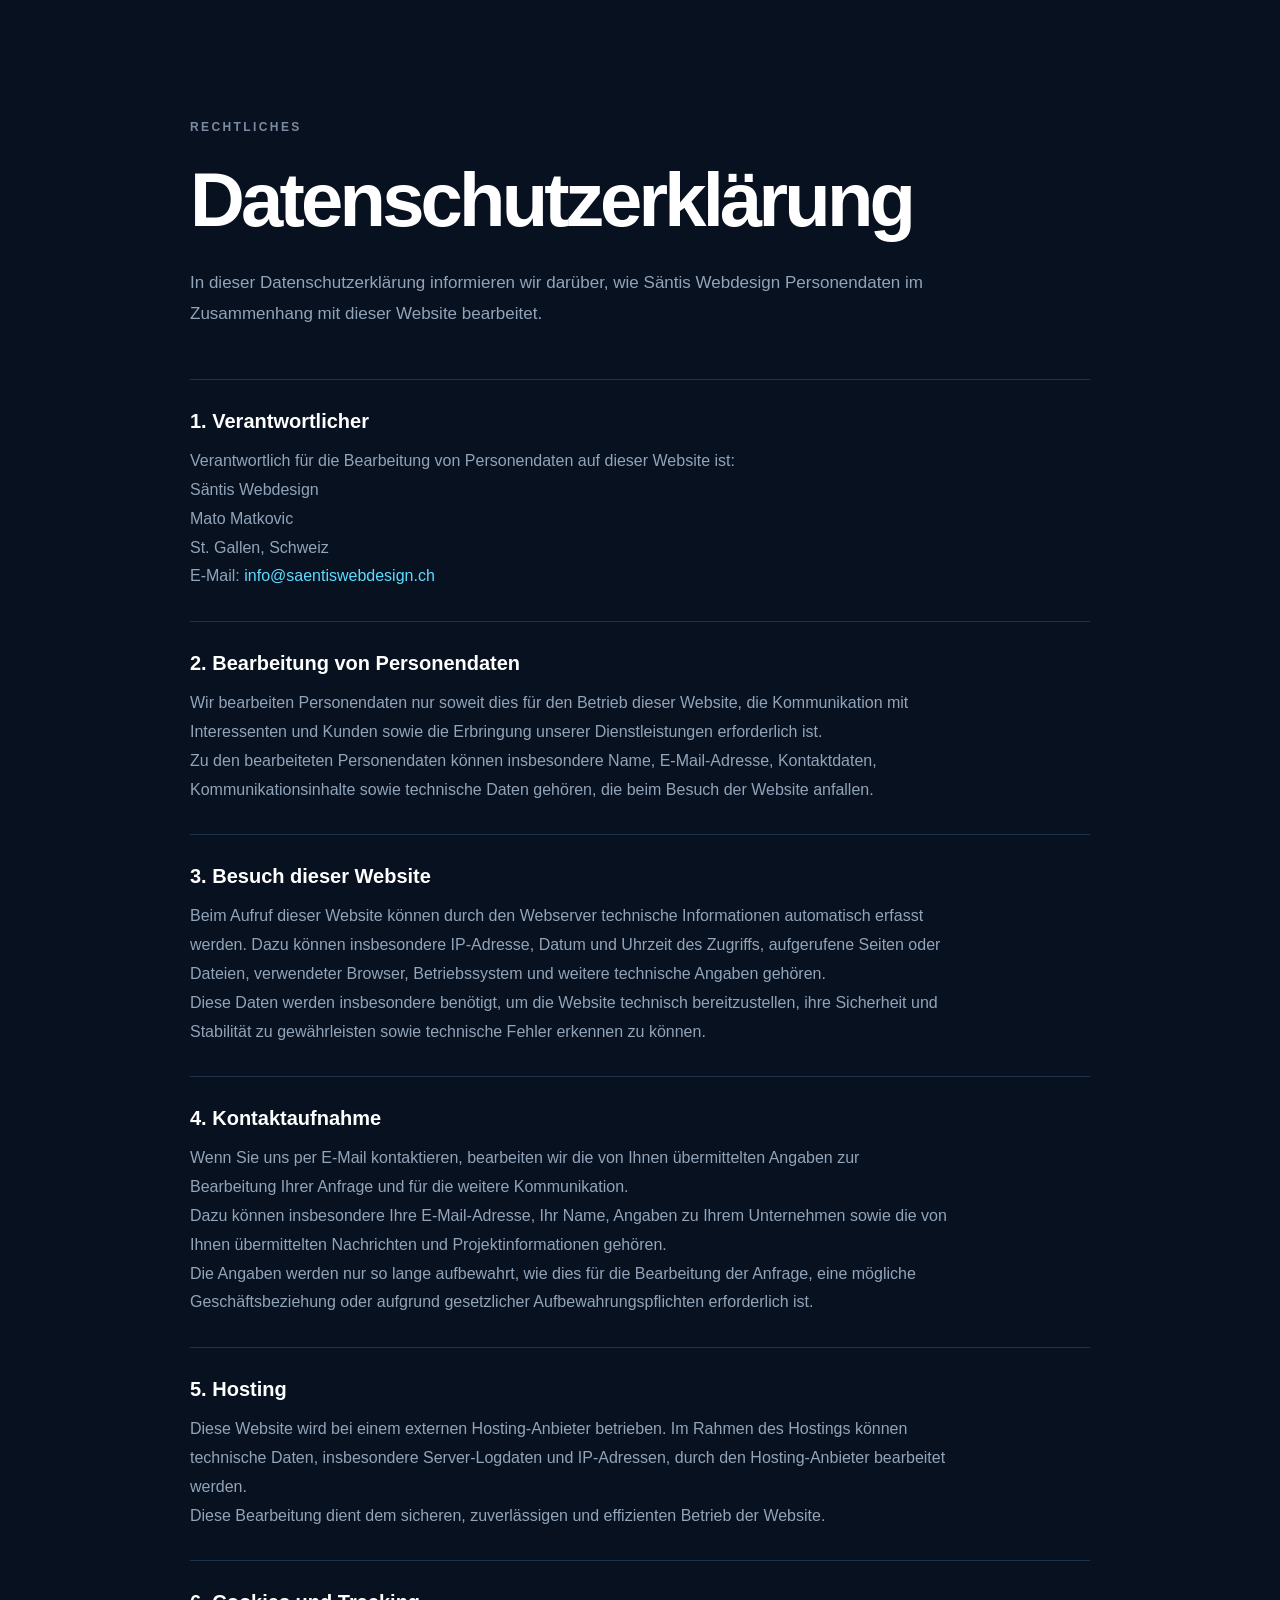
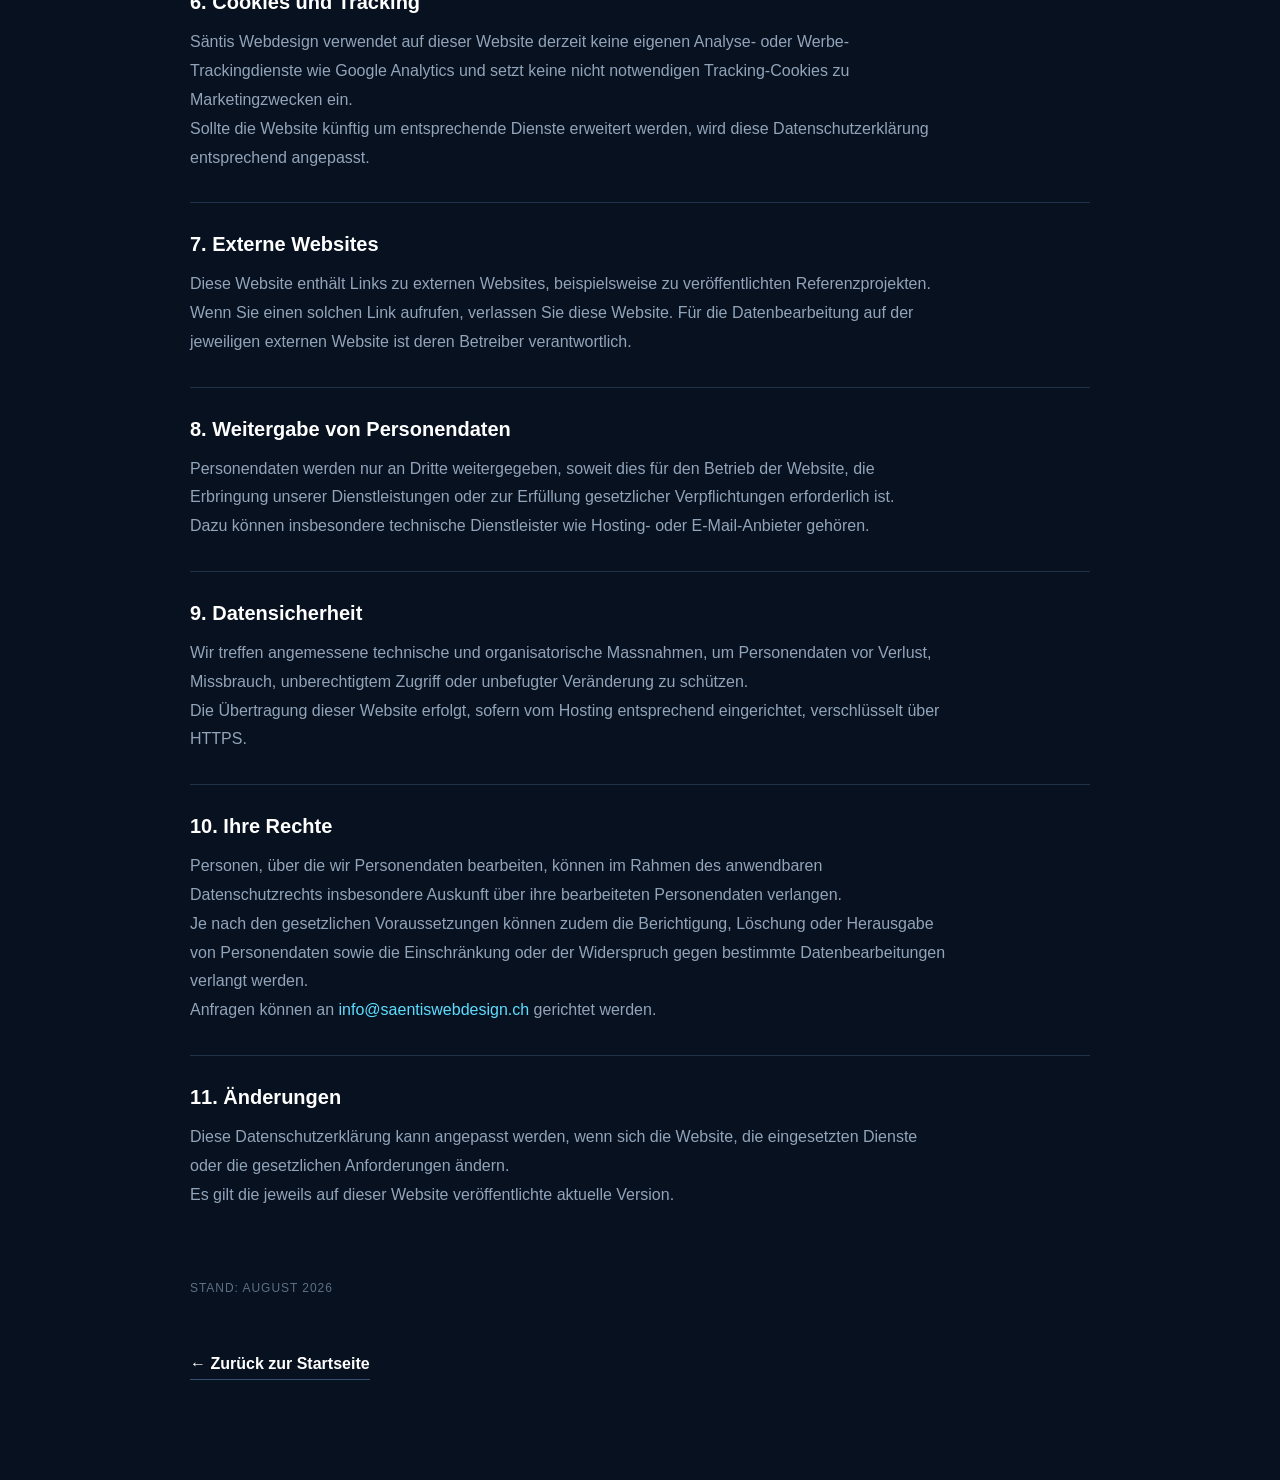
<file: datenschutz.html>
<!DOCTYPE html>
<html lang="de">

<head>
    <meta charset="UTF-8">
    <meta name="viewport" content="width=device-width, initial-scale=1.0">

    <title>Datenschutz | Säntis Webdesign</title>

    <meta
        name="description"
        content="Datenschutzerklärung von Säntis Webdesign."
    >

    <meta name="robots" content="noindex, follow">
    <meta name="theme-color" content="#07111f">

    <link rel="stylesheet" href="style.css?v=3.4">
</head>

<body>

<main class="legal-page">

    <div class="legal-container">

        <p class="section-index">
            RECHTLICHES
        </p>

        <h1>Datenschutzerklärung</h1>

        <p class="legal-intro">
            In dieser Datenschutzerklärung informieren wir darüber,
            wie Säntis Webdesign Personendaten im Zusammenhang mit
            dieser Website bearbeitet.
        </p>


        <!-- ==========================================
             1. VERANTWORTLICHER
        =========================================== -->

        <section class="legal-section">

            <h2>1. Verantwortlicher</h2>

            <p>
                Verantwortlich für die Bearbeitung von Personendaten
                auf dieser Website ist:
            </p>

            <p>
                Säntis Webdesign<br>
                Mato Matkovic<br>
                St. Gallen, Schweiz
            </p>

            <p>
                E-Mail:
                <a href="mailto:info@saentiswebdesign.ch">
                    info@saentiswebdesign.ch
                </a>
            </p>

        </section>


        <!-- ==========================================
             2. ALLGEMEINE DATENBEARBEITUNG
        =========================================== -->

        <section class="legal-section">

            <h2>2. Bearbeitung von Personendaten</h2>

            <p>
                Wir bearbeiten Personendaten nur soweit dies für den
                Betrieb dieser Website, die Kommunikation mit
                Interessenten und Kunden sowie die Erbringung unserer
                Dienstleistungen erforderlich ist.
            </p>

            <p>
                Zu den bearbeiteten Personendaten können insbesondere
                Name, E-Mail-Adresse, Kontaktdaten, Kommunikationsinhalte
                sowie technische Daten gehören, die beim Besuch der
                Website anfallen.
            </p>

        </section>


        <!-- ==========================================
             3. WEBSITE / SERVER LOGS
        =========================================== -->

        <section class="legal-section">

            <h2>3. Besuch dieser Website</h2>

            <p>
                Beim Aufruf dieser Website können durch den Webserver
                technische Informationen automatisch erfasst werden.
                Dazu können insbesondere IP-Adresse, Datum und Uhrzeit
                des Zugriffs, aufgerufene Seiten oder Dateien,
                verwendeter Browser, Betriebssystem und weitere
                technische Angaben gehören.
            </p>

            <p>
                Diese Daten werden insbesondere benötigt, um die Website
                technisch bereitzustellen, ihre Sicherheit und Stabilität
                zu gewährleisten sowie technische Fehler erkennen zu
                können.
            </p>

        </section>


        <!-- ==========================================
             4. KONTAKTAUFNAHME
        =========================================== -->

        <section class="legal-section">

            <h2>4. Kontaktaufnahme</h2>

            <p>
                Wenn Sie uns per E-Mail kontaktieren, bearbeiten wir die
                von Ihnen übermittelten Angaben zur Bearbeitung Ihrer
                Anfrage und für die weitere Kommunikation.
            </p>

            <p>
                Dazu können insbesondere Ihre E-Mail-Adresse, Ihr Name,
                Angaben zu Ihrem Unternehmen sowie die von Ihnen
                übermittelten Nachrichten und Projektinformationen
                gehören.
            </p>

            <p>
                Die Angaben werden nur so lange aufbewahrt, wie dies für
                die Bearbeitung der Anfrage, eine mögliche
                Geschäftsbeziehung oder aufgrund gesetzlicher
                Aufbewahrungspflichten erforderlich ist.
            </p>

        </section>


        <!-- ==========================================
             5. HOSTING
        =========================================== -->

        <section class="legal-section">

            <h2>5. Hosting</h2>

            <p>
                Diese Website wird bei einem externen Hosting-Anbieter
                betrieben. Im Rahmen des Hostings können technische
                Daten, insbesondere Server-Logdaten und IP-Adressen,
                durch den Hosting-Anbieter bearbeitet werden.
            </p>

            <p>
                Diese Bearbeitung dient dem sicheren, zuverlässigen und
                effizienten Betrieb der Website.
            </p>

        </section>


        <!-- ==========================================
             6. COOKIES / TRACKING
        =========================================== -->

        <section class="legal-section">

            <h2>6. Cookies und Tracking</h2>

            <p>
                Säntis Webdesign verwendet auf dieser Website derzeit
                keine eigenen Analyse- oder Werbe-Trackingdienste wie
                Google Analytics und setzt keine nicht notwendigen
                Tracking-Cookies zu Marketingzwecken ein.
            </p>

            <p>
                Sollte die Website künftig um entsprechende Dienste
                erweitert werden, wird diese Datenschutzerklärung
                entsprechend angepasst.
            </p>

        </section>


        <!-- ==========================================
             7. EXTERNE LINKS
        =========================================== -->

        <section class="legal-section">

            <h2>7. Externe Websites</h2>

            <p>
                Diese Website enthält Links zu externen Websites,
                beispielsweise zu veröffentlichten Referenzprojekten.
            </p>

            <p>
                Wenn Sie einen solchen Link aufrufen, verlassen Sie
                diese Website. Für die Datenbearbeitung auf der
                jeweiligen externen Website ist deren Betreiber
                verantwortlich.
            </p>

        </section>


        <!-- ==========================================
             8. WEITERGABE
        =========================================== -->

        <section class="legal-section">

            <h2>8. Weitergabe von Personendaten</h2>

            <p>
                Personendaten werden nur an Dritte weitergegeben,
                soweit dies für den Betrieb der Website, die Erbringung
                unserer Dienstleistungen oder zur Erfüllung gesetzlicher
                Verpflichtungen erforderlich ist.
            </p>

            <p>
                Dazu können insbesondere technische Dienstleister wie
                Hosting- oder E-Mail-Anbieter gehören.
            </p>

        </section>


        <!-- ==========================================
             9. DATENSICHERHEIT
        =========================================== -->

        <section class="legal-section">

            <h2>9. Datensicherheit</h2>

            <p>
                Wir treffen angemessene technische und organisatorische
                Massnahmen, um Personendaten vor Verlust, Missbrauch,
                unberechtigtem Zugriff oder unbefugter Veränderung zu
                schützen.
            </p>

            <p>
                Die Übertragung dieser Website erfolgt, sofern vom
                Hosting entsprechend eingerichtet, verschlüsselt über
                HTTPS.
            </p>

        </section>


        <!-- ==========================================
             10. RECHTE
        =========================================== -->

        <section class="legal-section">

            <h2>10. Ihre Rechte</h2>

            <p>
                Personen, über die wir Personendaten bearbeiten, können
                im Rahmen des anwendbaren Datenschutzrechts insbesondere
                Auskunft über ihre bearbeiteten Personendaten verlangen.
            </p>

            <p>
                Je nach den gesetzlichen Voraussetzungen können zudem
                die Berichtigung, Löschung oder Herausgabe von
                Personendaten sowie die Einschränkung oder der
                Widerspruch gegen bestimmte Datenbearbeitungen verlangt
                werden.
            </p>

            <p>
                Anfragen können an
                <a href="mailto:info@saentiswebdesign.ch">
                    info@saentiswebdesign.ch
                </a>
                gerichtet werden.
            </p>

        </section>


        <!-- ==========================================
             11. ÄNDERUNGEN
        =========================================== -->

        <section class="legal-section">

            <h2>11. Änderungen</h2>

            <p>
                Diese Datenschutzerklärung kann angepasst werden,
                wenn sich die Website, die eingesetzten Dienste oder
                die gesetzlichen Anforderungen ändern.
            </p>

            <p>
                Es gilt die jeweils auf dieser Website veröffentlichte
                aktuelle Version.
            </p>

        </section>


        <p class="legal-update">
            Stand: August 2026
        </p>


        <a class="legal-back" href="index.html">
            ← Zurück zur Startseite
        </a>

    </div>

</main>

</body>
</html>
</file>
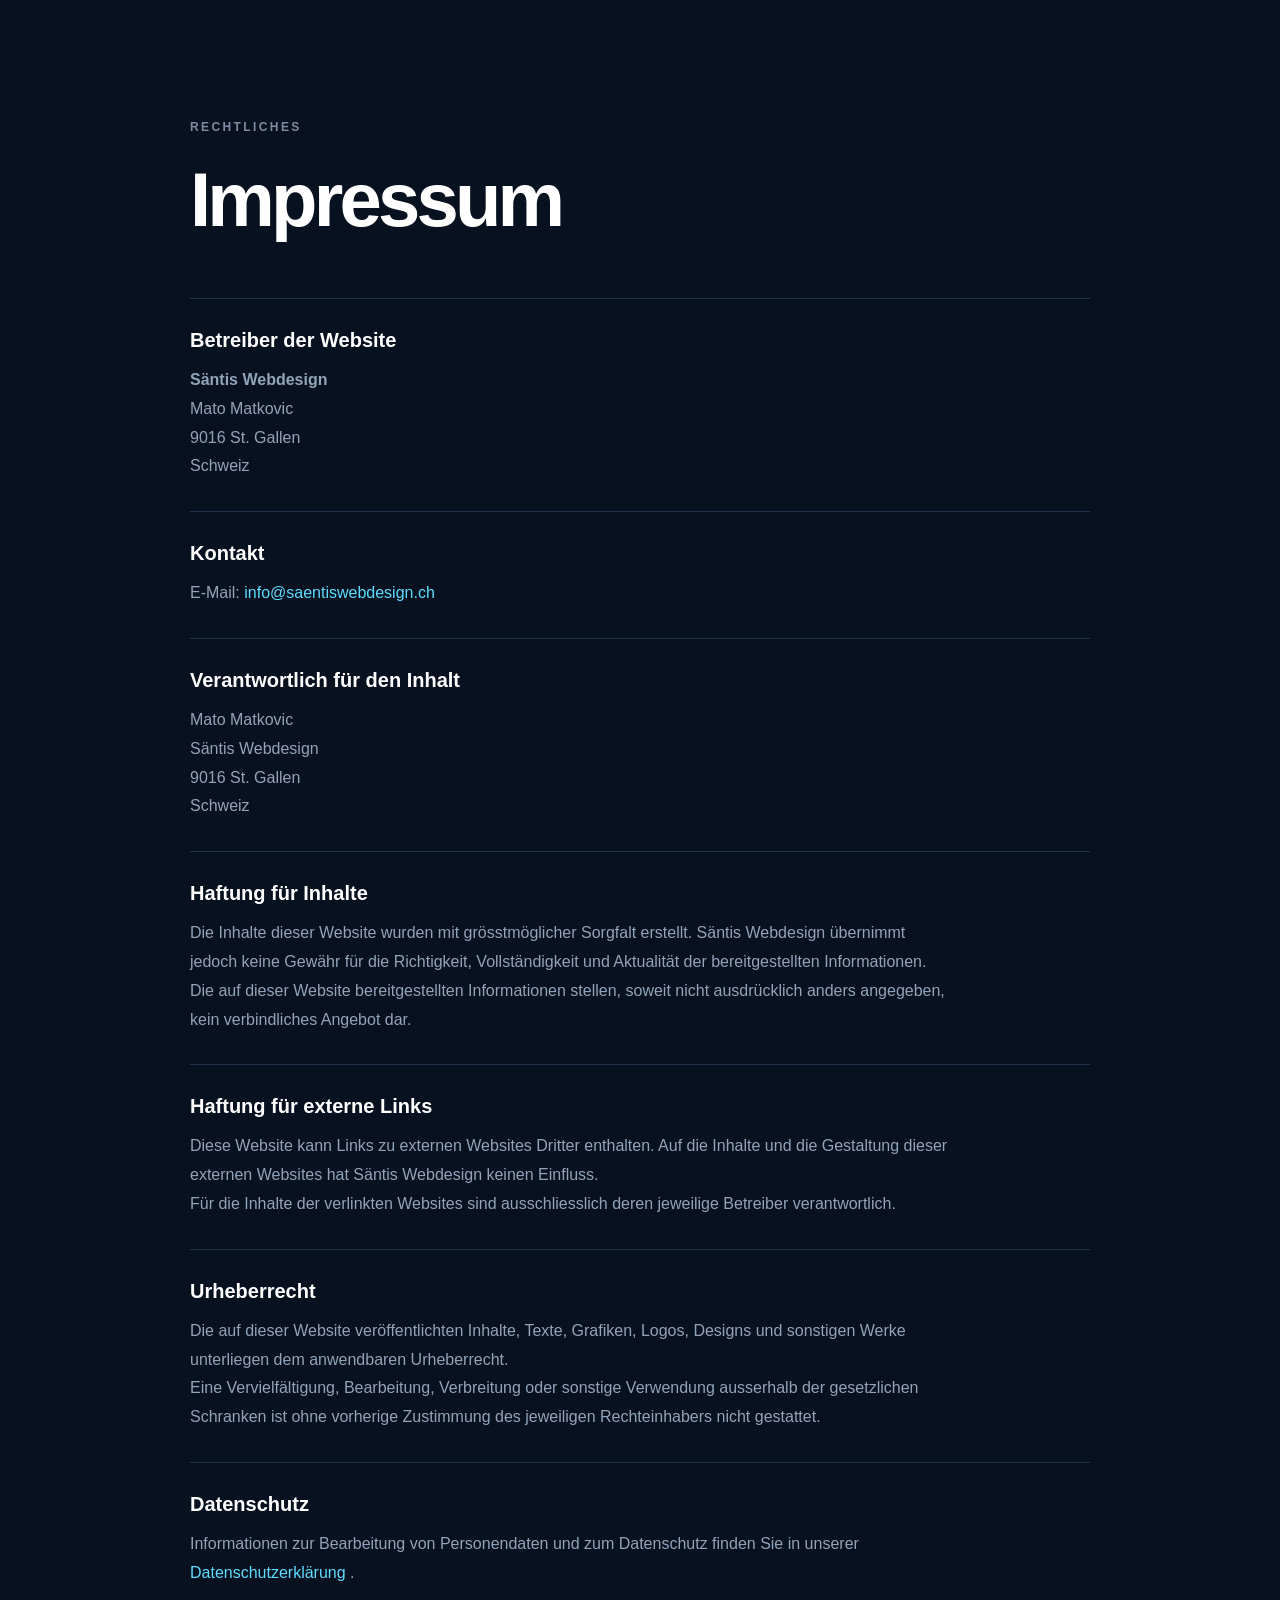
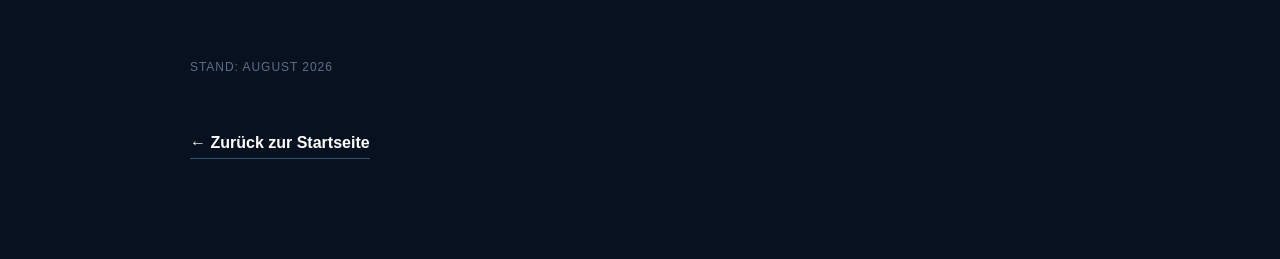
<file: impressum.html>
<!DOCTYPE html>
<html lang="de">

<head>
    <meta charset="UTF-8">
    <meta name="viewport" content="width=device-width, initial-scale=1.0">

    <title>Impressum | Säntis Webdesign</title>

    <meta
        name="description"
        content="Impressum und rechtliche Informationen von Säntis Webdesign in St. Gallen."
    >

    <meta name="robots" content="noindex, follow">
    <meta name="theme-color" content="#07111f">

    <link rel="stylesheet" href="style.css?v=3.4">
</head>

<body>

    <main class="legal-page">

        <div class="legal-container">

            <!-- ==========================================
                 TITEL
            =========================================== -->

            <p class="section-index">
                RECHTLICHES
            </p>

            <h1>Impressum</h1>


            <!-- ==========================================
                 BETREIBER
            =========================================== -->

            <section class="legal-section">

                <h2>Betreiber der Website</h2>

                <p>
                    <strong>Säntis Webdesign</strong><br>
                    Mato Matkovic<br>
                    9016 St. Gallen<br>
                    Schweiz
                </p>

            </section>


            <!-- ==========================================
                 KONTAKT
            =========================================== -->

            <section class="legal-section">

                <h2>Kontakt</h2>

                <p>
                    E-Mail:
                    <a href="mailto:info@saentiswebdesign.ch">
                        info@saentiswebdesign.ch
                    </a>
                </p>

            </section>


            <!-- ==========================================
                 VERANTWORTLICH
            =========================================== -->

            <section class="legal-section">

                <h2>Verantwortlich für den Inhalt</h2>

                <p>
                    Mato Matkovic<br>
                    Säntis Webdesign<br>
                    9016 St. Gallen<br>
                    Schweiz
                </p>

            </section>


            <!-- ==========================================
                 HAFTUNG FÜR INHALTE
            =========================================== -->

            <section class="legal-section">

                <h2>Haftung für Inhalte</h2>

                <p>
                    Die Inhalte dieser Website wurden mit grösstmöglicher
                    Sorgfalt erstellt. Säntis Webdesign übernimmt jedoch
                    keine Gewähr für die Richtigkeit, Vollständigkeit und
                    Aktualität der bereitgestellten Informationen.
                </p>

                <p>
                    Die auf dieser Website bereitgestellten Informationen
                    stellen, soweit nicht ausdrücklich anders angegeben,
                    kein verbindliches Angebot dar.
                </p>

            </section>


            <!-- ==========================================
                 EXTERNE LINKS
            =========================================== -->

            <section class="legal-section">

                <h2>Haftung für externe Links</h2>

                <p>
                    Diese Website kann Links zu externen Websites Dritter
                    enthalten. Auf die Inhalte und die Gestaltung dieser
                    externen Websites hat Säntis Webdesign keinen Einfluss.
                </p>

                <p>
                    Für die Inhalte der verlinkten Websites sind
                    ausschliesslich deren jeweilige Betreiber verantwortlich.
                </p>

            </section>


            <!-- ==========================================
                 URHEBERRECHT
            =========================================== -->

            <section class="legal-section">

                <h2>Urheberrecht</h2>

                <p>
                    Die auf dieser Website veröffentlichten Inhalte,
                    Texte, Grafiken, Logos, Designs und sonstigen Werke
                    unterliegen dem anwendbaren Urheberrecht.
                </p>

                <p>
                    Eine Vervielfältigung, Bearbeitung, Verbreitung oder
                    sonstige Verwendung ausserhalb der gesetzlichen
                    Schranken ist ohne vorherige Zustimmung des jeweiligen
                    Rechteinhabers nicht gestattet.
                </p>

            </section>


            <!-- ==========================================
                 DATENSCHUTZ
            =========================================== -->

            <section class="legal-section">

                <h2>Datenschutz</h2>

                <p>
                    Informationen zur Bearbeitung von Personendaten und
                    zum Datenschutz finden Sie in unserer
                    <a href="datenschutz.html">
                        Datenschutzerklärung
                    </a>.
                </p>

            </section>


            <!-- ==========================================
                 STAND
            =========================================== -->

            <p class="legal-update">
                Stand: August 2026
            </p>


            <!-- ==========================================
                 ZURÜCK
            =========================================== -->

            <a class="legal-back" href="index.html">
                ← Zurück zur Startseite
            </a>

        </div>

    </main>

</body>

</html>
</file>
<file: style.css>
/* =========================================================
   SÄNTIS WEBDESIGN
   Wartbare Arbeitsversion
   ========================================================= */


/* =========================================================
   1. DESIGN SYSTEM
   ========================================================= */

:root {
    /* Markenfarben und klare Flächen-/Textrollen */
    --navy: #07111f;
    --navy-2: #0b1829;
    --blue: #2f80ff;
    --cyan: #5edcff;

    --white: #fff;
    --surface-dark: var(--navy);
    --surface-dark-blue: #0b2138;
    --surface-dark-deep: #050c15;
    --surface-light: #f8fbfe;
    --surface-light-muted: #edf3f9;
    --ink: #0c1a2f;
    --muted: #65758c;
    --muted-dark: #92a4ba;
    --secondary-light: #a7b4c5;
    --label-light: #7b8ba1;
    --label-dark: #7891ae;

    --line-dark: #20334a;
    --line-light: rgba(31, 66, 105, .11);

    /* Typografie-Rollen */
    --font-sans: Inter, ui-sans-serif, -apple-system, BlinkMacSystemFont, "Segoe UI", sans-serif;
    --font-size-display: clamp(44px, 4.6vw, 70px);
    --font-size-section: clamp(42px, 4.4vw, 68px);
    --font-size-card: clamp(22px, 1.9vw, 27px);
    --font-size-lead: 17px;
    --font-size-body: 15px;
    --font-size-label: 10px;
    --font-size-section-label: 12px;
    --font-weight-heading: 800;
    --font-weight-section-label: 800;
    --font-weight-label: 900;
    --line-height-title: 1.03;
    --line-height-display: 1.02;
    --line-height-body: 1.7;
    --line-height-lead: 1.75;
    --tracking-title: -.045em;
    --tracking-label: .16em;

    /* Container und wiederkehrende Innenabstände */
    --container-max: 1440px;
    --container-tablet: 820px;
    --content-narrow: 520px;
    --editorial-column-width: 500px;
    --editorial-column-gap: clamp(40px, 5vw, 84px);
    --section-x: clamp(20px, 3vw, 42px);
    --section-y: clamp(88px, 7vw, 124px);
    --section-y-compact: clamp(76px, 6vw, 104px);
    --section-y-feature: clamp(88px, 7.4vw, 132px);
    --section-content-gap: clamp(34px, 3vw, 48px);
    --space-xs: 8px;
    --space-sm: 12px;
    --space-md: 18px;
    --space-lg: 28px;
    --space-xl: 42px;

    /* Flächen, Tiefe und Bewegung */
    --radius-control: 9px;
    --radius-sm: 10px;
    --radius-md: 18px;
    --radius-lg: 26px;
    --radius-pill: 999px;
    --radius-round: 50%;
    --shadow-soft: 0 18px 44px rgba(12, 44, 80, .045);
    --shadow-elevated: 0 30px 72px rgba(15, 48, 84, .09);
    --shadow-dark: 0 26px 65px rgba(3, 14, 29, .2);
    --ease: cubic-bezier(.2, .75, .25, 1);
    --duration-fast: .22s;
    --duration-base: .3s;
    --duration-slow: .65s;
}


/* =========================================================
   2. RESET / GLOBAL
   ========================================================= */

* {
    box-sizing: border-box;
}

html {
    scroll-behavior: smooth;
    scroll-padding-top: 92px;
}

body {
    margin: 0;
    overflow-x: hidden;

    font-family: var(--font-sans);

    color: var(--ink);
    background: var(--white);
}

a {
    color: inherit;
    text-decoration: none;
}

img {
    display: block;
    max-width: 100%;
}

button,
input,
select,
textarea {
    font: inherit;
}

button {
    cursor: pointer;
}

::selection {
    color: var(--navy);
    background: var(--cyan);
}


/* Wichtige Textteile niemals umbrechen */

.no-break {
    white-space: nowrap;
}


/* =========================================================
   3. GLOBALE LAYOUT-KLASSEN
   ========================================================= */

.container {
    width: min(100%, var(--container-max));
    margin-inline: auto;
}

.section {
    padding: var(--section-y) var(--section-x);
}


/* =========================================================
   4. TYPOGRAFIE / LABELS
   ========================================================= */

:is(.section-index, .kicker) {
    margin: 0;

    color: var(--label-light);

    font-size: var(--font-size-section-label);
    font-weight: var(--font-weight-section-label);

    letter-spacing: .2em;
    text-transform: uppercase;
}

.section-index {
    margin-bottom: var(--space-lg);
}

.section-index.light {
    color: var(--cyan);
}

.section-lead {
    max-width: var(--content-narrow);
    margin: 0;

    color: var(--muted);

    font-size: var(--font-size-lead);
    line-height: var(--line-height-lead);
}

.title {
    margin: 0;
    letter-spacing: var(--tracking-title);
}

.title-section {
    font-size: var(--font-size-section);
    line-height: var(--line-height-title);
}

.title-display {
    font-size: var(--font-size-display);
    line-height: var(--line-height-display);

    letter-spacing: -.05em;
}

.title-section span {
    color: var(--blue);
}

.title-display span {
    color: var(--cyan);
}


/* =========================================================
   5. GEMEINSAME INTERAKTIONEN
   ========================================================= */

:is(
    .logo img,
    .nav-links a,
    .nav-cta,
    .btn,
    .case-link,
    .contact-main,
    .contact-arrow
) {
    transition-duration: var(--duration-base);
    transition-timing-function: var(--ease);
}


/* =========================================================
   6. HEADER / NAVIGATION
   ========================================================= */

.header {
    position: fixed;
    inset: 0 0 auto;
    z-index: 1000;

    height: clamp(86px, 6.5vw, 94px);

    background:
        linear-gradient(
            180deg,
            rgba(7, 17, 31, .88),
            transparent
        );

    transition:
        height var(--duration-base) var(--ease),
        background var(--duration-base) var(--ease),
        border-color var(--duration-base) var(--ease);
}

.header.scrolled {
    height: clamp(74px, 5.55vw, 80px);

    background: rgba(7, 17, 31, .96);

    border-bottom: 1px solid rgba(255, 255, 255, .08);

    backdrop-filter: blur(18px);
}

.nav {
    display: flex;
    align-items: center;
    gap: clamp(18px, 2.2vw, 36px);

    height: 100%;
    max-width: var(--container-max);

    margin: auto;
    padding-inline: var(--section-x);
}

.logo {
    display: grid;
    place-items: center;

    width: clamp(82px, 6.7vw, 96px);
    height: clamp(70px, 5.3vw, 76px);

    margin-right: auto;
}

.logo img {
    width: clamp(62px, 4.75vw, 68px);
    height: clamp(62px, 4.75vw, 68px);

    object-fit: contain;

    filter: saturate(.96) contrast(1.04);

    transition-property:
        transform,
        filter;
}

.logo:is(:hover, :focus-visible) img {
    transform:
        translateY(-1px)
        scale(1.04);

    filter:
        saturate(1.08)
        drop-shadow(0 0 14px rgba(94, 220, 255, .2));
}

.nav-links {
    display: flex;
    align-items: center;
    gap: clamp(14px, 2vw, 34px);

    flex: 0 1 auto;
    min-width: 0;

    margin: 0;
    padding: 0;

    list-style: none;
}

.nav-links > li {
    flex: 0 0 auto;
}

.nav-links a:not(.nav-cta) {
    position: relative;

    display: inline-flex;
    align-items: center;

    padding: 12px 0;

    color: #cbd6e5;

    font-size: clamp(13px, 1.04vw, 15px);
    font-weight: 700;

    white-space: nowrap;

    transition-property:
        color,
        transform;
}

.nav-links a:not(.nav-cta)::after {
    content: "";

    position: absolute;
    left: 0;
    bottom: 5px;

    width: 100%;
    height: 2px;

    border-radius: var(--radius-pill);

    background:
        linear-gradient(
            90deg,
            var(--cyan),
            #a9efff
        );

    box-shadow:
        0 0 12px rgba(94, 220, 255, .45);

    transform: scaleX(0);
    transform-origin: left;

    transition:
        transform var(--duration-base) var(--ease);
}

.nav-links a:not(.nav-cta):is(:hover, :focus-visible, .active) {
    color: #fff;
}

.nav-links a:not(.nav-cta):is(:hover, :focus-visible) {
    transform: translateY(-1px);
}

.nav-links a:not(.nav-cta):is(:hover, :focus-visible, .active)::after {
    transform: scaleX(1);
}

.nav-cta {
    display: inline-flex;
    align-items: center;

    min-height: clamp(44px, 3.35vw, 48px);

    padding-inline: clamp(14px, 1.4vw, 20px);

    color: #fff;

    border: 1px solid rgba(255, 255, 255, .2);
    border-radius: var(--radius-pill);

    font-size: clamp(13px, .98vw, 14px);
    font-weight: 800;

    white-space: nowrap;

    transition-property:
        transform,
        background,
        border-color;
}

.nav-cta:is(:hover, :focus-visible) {
    transform: translateY(-2px);

    background: rgba(94, 220, 255, .08);

    border-color: rgba(94, 220, 255, .5);
}

.burger {
    display: none;

    padding: 8px;

    border: 0;
    background: none;
}

.burger span {
    display: block;

    width: 28px;
    height: 2px;

    margin: 6px;

    background: #fff;

    transition:
        transform var(--duration-base) var(--ease),
        opacity .2s ease;
}


/* =========================================================
   7. HERO
   ========================================================= */

.hero {
    --reveal-start-opacity: 1;

    position: relative;

    display: grid;
    align-items: center;

    min-height: 100svh;

    padding:
        clamp(124px, 8vw, 140px)
        0
        clamp(68px, 4.5vw, 78px);

    overflow: hidden;

    color: #fff;

    background:
        radial-gradient(
            circle at 72% 34%,
            #143760 0,
            #0b2039 27%,
            var(--surface-dark) 62%
        );
}

.hero::after {
    content: "";

    position: absolute;
    inset: 0;

    background-image:
        linear-gradient(
            rgba(255, 255, 255, .035) 1px,
            transparent 1px
        ),
        linear-gradient(
            90deg,
            rgba(255, 255, 255, .035) 1px,
            transparent 1px
        );

    background-size: 72px 72px;

    mask-image:
        linear-gradient(
            to bottom,
            #000,
            transparent 92%
        );

    pointer-events: none;
}

.hero-orb {
    position: absolute;

    border-radius: var(--radius-round);

    filter: blur(90px);

    opacity: .18;
}

.orb-a {
    top: 80px;
    right: -160px;

    width: 500px;
    height: 500px;

    background: var(--blue);
}

.orb-b {
    bottom: -80px;
    left: -180px;

    width: 320px;
    height: 320px;

    background: var(--cyan);
}

.hero-inner {
    position: relative;
    z-index: 2;

    display: grid;
    grid-template-columns: .92fr 1.08fr;
    align-items: center;

    gap: clamp(50px, 5vw, 82px);

    width: min(var(--container-max), calc(100% - 84px));

    margin: auto;
}


/* =========================================================
   HERO TEXT
   ========================================================= */

.kicker {
    display: flex;
    align-items: center;
    gap: 10px;

    color: #9bb1ca;
}

.kicker span {
    width: 28px;
    height: 1px;

    background: var(--cyan);
}


/*
   H1 enthält zwei unterschiedliche Ebenen:

   1. SEO-Titel
   2. eigentliche Markenbotschaft
*/

.hero h1 {
    max-width: 790px;

    margin: 28px 0 26px;

    line-height: 1;

    letter-spacing: -.05em;
}


/* SEO-Zeile */

.hero-seo-title {
    display: block;

    max-width: 680px;

    margin-bottom: 20px;

    color: #fff;

    font-size: clamp(38px, 3.8vw, 58px);
    font-weight: var(--font-weight-heading);

    line-height: 1.02;

    letter-spacing: -.045em;
}


/*
   KMU in St. Gallen.
   bleibt zwingend zusammen.
*/

.hero-seo-title .no-break {
    display: block;
    white-space: nowrap;
}


/* Hauptbotschaft */

.hero-main-title {
    display: block;
    max-width: 790px;
    color: var(--cyan);
    font-size: clamp(46px, 4.7vw, 74px);
    font-style: normal;
    font-weight: var(--font-weight-heading);
    line-height: 1;
    letter-spacing: -.052em;
}

.hero-main-title > span {
    display: block;
}

.hero-main-title > span + span {
    margin-top: 4px;
}


/* Lead */

.hero-lead {
    max-width: 650px;

    margin: 0;

    color: #aab9cb;

    font-size: 18px;
    line-height: 1.72;
}


/* Hero Buttons */

.hero-actions {
    display: flex;
    gap: var(--space-sm);

    margin-top: 34px;
}


/* =========================================================
   GLOBALE BUTTONS
   ========================================================= */

.btn {
    display: inline-flex;
    align-items: center;
    justify-content: center;

    min-height: 54px;

    padding-inline: 22px;

    border-radius: var(--radius-sm);

    font-size: 14px;
    font-weight: 800;

    transition-property:
        transform,
        box-shadow,
        border-color,
        background,
        color;
}

.btn:is(:hover, :focus-visible) {
    transform: translateY(-2px);
}


/* Hauptbutton */

.btn-primary {
    position: relative;

    overflow: hidden;

    color: #fff;

    background:
        linear-gradient(
            135deg,
            #176fe8 0%,
            #278ff5 52%,
            #38bce8 100%
        );

    border: 1px solid rgba(94, 220, 255, .48);

    box-shadow:
        0 12px 28px rgba(18, 105, 220, .22),
        inset 0 1px rgba(255, 255, 255, .18);
}

.btn-primary::before {
    content: "";

    position: absolute;

    inset: 0;

    background:
        linear-gradient(
            110deg,
            transparent 20%,
            rgba(255, 255, 255, .15) 50%,
            transparent 80%
        );

    transform: translateX(-120%);

    transition:
        transform .55s var(--ease);

    pointer-events: none;
}

.btn-primary:is(:hover, :focus-visible) {
    border-color: rgba(94, 220, 255, .78);

    box-shadow:
        0 16px 36px rgba(21, 111, 229, .3),
        0 0 24px rgba(94, 220, 255, .08),
        inset 0 1px rgba(255, 255, 255, .2);
}

.btn-primary:is(:hover, :focus-visible)::before {
    transform: translateX(120%);
}


/* Sekundärbutton */

.btn-ghost {
    color: #d9e3ee;

    background: rgba(7, 17, 31, .18);

    border: 1px solid rgba(255, 255, 255, .16);
}

.btn-ghost:is(:hover, :focus-visible) {
    color: #fff;

    background: rgba(94, 220, 255, .035);

    border-color: rgba(94, 220, 255, .45);
}


/* Hero Proof */

.hero-proof {
    display: flex;

    margin-top: 44px;

    color: #8396ac;

    font-size: 11px;

    letter-spacing: .08em;
    text-transform: uppercase;
}

.hero-proof span {
    padding-inline: 18px;

    border-left: 1px solid rgba(255, 255, 255, .14);
}

.hero-proof span:first-child {
    padding-left: 0;
    border: 0;
}


/* =========================================================
   8. HERO MOCKUP
   ========================================================= */

.hero-stage {
    position: relative;

    display: grid;
    place-items: center;

    width: 100%;
    min-height: 580px;

    isolation: isolate;
}

.stage-glow {
    position: absolute;

    inset: 14% 6% 10% 18%;

    background:
        radial-gradient(circle at 38% 50%, rgba(49, 123, 255, .28), transparent 34%),
        radial-gradient(circle at 72% 26%, rgba(73, 214, 255, .16), transparent 22%),
        radial-gradient(circle at 64% 82%, rgba(26, 88, 204, .18), transparent 30%);

    filter: blur(88px);

    opacity: .95;
    pointer-events: none;
}

.hero-stage-image {
    position: absolute;
    right: -25%;
    bottom: -8%;

    z-index: 2;

    width: 1500px;
    height: auto;

    filter:
        saturate(1.02)
        contrast(1.02)
        drop-shadow(0 34px 70px rgba(0, 0, 0, .28))
        drop-shadow(0 14px 32px rgba(52, 122, 255, .10));

    -webkit-mask-image: radial-gradient(ellipse at 50% 54%, rgba(0, 0, 0, 1) 0 58%, rgba(0, 0, 0, .96) 68%, rgba(0, 0, 0, .72) 80%, transparent 94%);
    mask-image: radial-gradient(ellipse at 50% 54%, rgba(0, 0, 0, 1) 0 58%, rgba(0, 0, 0, .96) 68%, rgba(0, 0, 0, .72) 80%, transparent 94%);

    transform: translate3d(0, 0, 0);

    transition: transform .45s var(--ease);
}

.scroll-cue {
    position: absolute;

    bottom: 24px;
    left: 50%;

    z-index: 3;

    display: flex;
    flex-direction: column;
    align-items: center;

    gap: 9px;

    color: #70839a;

    font-size: 9px;
    letter-spacing: .2em;

    transform: translateX(-50%);
}

.scroll-cue span {
    width: 1px;
    height: 34px;

    background:
        linear-gradient(
            var(--cyan),
            transparent
        );
}


/* =========================================================
   9. POSITIONIERUNG
   ========================================================= */

.positioning {
    --positioning-gap: var(--section-content-gap);
    position: relative;
    overflow: hidden;
    padding: var(--section-y-compact) var(--section-x);
    background: var(--surface-light);
}

.positioning::before {
    content: "";
    position: absolute;
    inset: 0;
    background-image:
        linear-gradient(rgba(12, 26, 47, .022) 1px, transparent 1px),
        linear-gradient(90deg, rgba(12, 26, 47, .022) 1px, transparent 1px);
    background-size: 72px 72px;
    pointer-events: none;
}

.positioning::after {
    content: "";
    position: absolute;
    top: -140px;
    right: -180px;
    width: 460px;
    height: 460px;
    border-radius: var(--radius-round);
    background: radial-gradient(circle, rgba(47, 128, 255, .08), transparent 68%);
    filter: blur(14px);
    pointer-events: none;
}

.positioning-inner {
    position: relative;
    z-index: 1;
}

.positioning-head {
    display: grid;
    grid-template-columns: minmax(0, 1fr) minmax(340px, var(--editorial-column-width));
    align-items: end;
    gap: var(--space-md) var(--editorial-column-gap);
    max-width: none;
}

.positioning-head .section-index {
    grid-column: 1 / -1;
    margin-bottom: 4px;
}

.title-positioning {
    grid-column: 1;
    max-width: 1080px;
    font-size: clamp(46px, 4.8vw, 74px);
    line-height: 1.03;
    letter-spacing: -.055em;
}

.title-positioning span {
    display: block;
    margin-top: 6px;
    color: var(--secondary-light);
}

.positioning-intro {
    grid-column: 2;
    max-width: 440px;
    margin: 0 0 8px;
    padding-left: 24px;

    border-left: 2px solid var(--cyan);
}

.positioning-intro-label {
    display: block;
    margin-bottom: var(--space-sm);

    color: var(--blue);

    font-size: var(--font-size-label);
    font-weight: var(--font-weight-label);

    letter-spacing: var(--tracking-label);
}

.positioning-intro p {
    margin: 0;

    color: var(--muted);

    font-size: 16px;
    line-height: 1.75;
}

.positioning-flow {
    display: grid;
    grid-template-columns: repeat(3, minmax(0, 1fr));
    gap: var(--space-md);
    margin-top: var(--positioning-gap);
}

.positioning-point {
    position: relative;
    min-height: 232px;
    padding: 26px 30px 28px;
    background: linear-gradient(180deg, rgba(255, 255, 255, .98), rgba(249, 252, 255, .96));
    border: 1px solid var(--line-light);
    border-radius: var(--radius-md);
    box-shadow: var(--shadow-soft);
    transition:
        transform .32s var(--ease),
        border-color .32s var(--ease),
        box-shadow .32s var(--ease),
        background .32s var(--ease);
}

.positioning-point::before {
    content: "";
    position: absolute;
    top: 0;
    left: 30px;
    width: 62px;
    height: 2px;
    background: linear-gradient(90deg, var(--blue), var(--cyan));
    border-radius: var(--radius-pill);
    box-shadow: 0 0 14px rgba(94, 220, 255, .16);
    transition: width .32s var(--ease);
}

.positioning-number {
    display: grid;
    place-items: center;
    width: 38px;
    height: 38px;
    margin-bottom: 32px;
    color: var(--blue);
    background: rgba(47, 128, 255, .05);
    border: 1px solid rgba(47, 128, 255, .14);
    border-radius: var(--radius-control);
    font-size: var(--font-size-label);
    font-weight: var(--font-weight-label);
    letter-spacing: .08em;
    transition:
        color var(--duration-base) var(--ease),
        background var(--duration-base) var(--ease),
        border-color var(--duration-base) var(--ease),
        box-shadow var(--duration-base) var(--ease);
}

.positioning-content {
    max-width: 350px;
}

.positioning-label {
    display: block;
    margin-bottom: 10px;
    color: #397bd4;
    font-size: 9px;
    font-weight: 900;
    letter-spacing: .17em;
}

.positioning-point h3 {
    margin: 0 0 14px;
    color: var(--ink);
    font-size: clamp(20px, 1.55vw, 25px);
    line-height: 1.22;
    letter-spacing: -.035em;
}

.positioning-point p {
    margin: 0;
    color: var(--muted);
    font-size: 14px;
    line-height: 1.7;
}

.positioning-result {
    display: flex;
    align-items: center;
    justify-content: center;
    gap: 17px;
    width: fit-content;
    margin: 12px auto 0;
    padding: 14px 22px;
    color: #7f90a4;
    background: rgba(255, 255, 255, .78);
    border: 1px solid rgba(31, 61, 95, .11);
    border-radius: var(--radius-pill);
    box-shadow: 0 12px 32px rgba(13, 43, 77, .045);
    backdrop-filter: blur(8px);
    font-size: 9.5px;
    font-weight: 850;
    letter-spacing: .14em;
}

.positioning-result i {
    position: relative;
    width: 34px;
    height: 1px;
    background: linear-gradient(90deg, #b7c4d4, var(--cyan));
}

.positioning-result i::after {
    content: "";
    position: absolute;
    top: 50%;
    right: 0;
    width: 5px;
    height: 5px;
    border-top: 1px solid var(--cyan);
    border-right: 1px solid var(--cyan);
    transform: translateY(-50%) rotate(45deg);
}

.positioning-result strong {
    color: var(--blue);
}

.positioning-local .positioning-head {
    align-items: center;
    gap: 24px var(--editorial-column-gap);
}

.positioning-local .title-positioning {
    max-width: 960px;
    font-size: clamp(44px, 4.9vw, 76px);
    line-height: .99;
}

.positioning-local .title-positioning span {
    max-width: 13.2ch;
    margin-top: 10px;
    color: var(--secondary-light);
}

.positioning-local .title-positioning span em,
.positioning-local .title-positioning span strong {
    display: block;
    font-style: normal;
    font-weight: 720;
    font-size: .89em;
    line-height: .98;
}

.positioning-local .title-positioning span em {
    color: var(--secondary-light);
}

.positioning-local .title-positioning span strong {
    margin-top: 3px;
    color: var(--secondary-light);
}

.positioning-local .positioning-intro {
    align-self: center;
    max-width: var(--editorial-column-width);
    margin-bottom: 0;
    padding-left: 26px;
}

.positioning-local .positioning-intro p {
    line-height: 1.68;
}

.positioning-local .positioning-flow {
    grid-template-columns: minmax(0, 1.06fr) minmax(380px, .94fr);
    align-items: stretch;
    gap: var(--space-md);
    margin-top: clamp(26px, 2.2vw, 36px);
}

.positioning-local .positioning-point {
    display: flex;
    flex-direction: column;
    min-height: 244px;
    padding: 28px 30px 28px;
}

.positioning-local .positioning-number {
    width: 40px;
    height: 40px;
    margin-bottom: 22px;
    border-radius: var(--radius-sm);
    box-shadow: inset 0 1px 0 rgba(255, 255, 255, .35);
}

.positioning-local .positioning-content {
    display: flex;
    flex: 1;
    flex-direction: column;
    max-width: none;
}

.positioning-point-local-primary .positioning-content {
    max-width: 580px;
}

.positioning-point-local-secondary .positioning-content {
    max-width: 500px;
}

.positioning-local .positioning-point h3 {
    font-size: clamp(22px, 1.72vw, 34px);
    line-height: 1.12;
    letter-spacing: -.04em;
}

.positioning-point-local-primary h3 {
    max-width: 12.5ch;
}

.positioning-point-local-secondary h3 {
    max-width: 13ch;
    font-size: clamp(22px, 1.58vw, 31px);
}

.positioning-local .positioning-point p {
    max-width: 50ch;
    line-height: 1.68;
}

.positioning-local-tags {
    display: flex;
    flex-wrap: wrap;
    gap: var(--space-xs);
    margin: auto 0 0;
    padding: 20px 0 0;
    list-style: none;
}

.positioning-local-tags li {
    display: inline-flex;
    align-items: center;
    min-height: 32px;
    padding: 0 13px;
    color: #486581;
    background: rgba(247, 250, 255, .86);
    border: 1px solid rgba(33, 66, 103, .07);
    border-radius: var(--radius-pill);
    box-shadow: none;
    font-size: 10px;
    font-weight: 850;
    letter-spacing: .09em;
    text-transform: uppercase;
}

.positioning-local-graphic {
    position: absolute;
    top: 26px;
    right: 28px;
    width: 112px;
    height: 72px;
    opacity: .9;
    pointer-events: none;
}

.positioning-local-graphic svg {
    width: 100%;
    height: 100%;
    overflow: visible;
}

.positioning-local-graphic path,
.positioning-local-graphic circle {
    fill: none;
    stroke: rgba(42, 118, 221, .74);
    stroke-width: 1.45;
    stroke-linecap: round;
    stroke-linejoin: round;
    transition: stroke var(--duration-base) var(--ease);
}

.positioning-local-graphic-region circle:first-of-type {
    fill: rgba(92, 220, 255, .14);
    stroke: rgba(42, 118, 221, .86);
}

.positioning-local-graphic-network circle:first-of-type {
    fill: rgba(22, 119, 255, .12);
}

.positioning-local-graphic-network circle:nth-of-type(2),
.positioning-local-graphic-network circle:nth-of-type(3) {
    opacity: .82;
}

.positioning-local-graphic-network circle:last-of-type {
    fill: rgba(89, 210, 255, .18);
    stroke: rgba(89, 210, 255, .92);
}

.positioning-local-route {
    display: grid;
    grid-template-columns: auto minmax(132px, 1fr) auto;
    align-items: center;
    gap: 14px;
    margin-top: auto;
    padding-top: 20px;
}

.positioning-local-route span,
.positioning-local-route strong {
    color: #365374;
    font-size: 10px;
    letter-spacing: .12em;
    text-transform: uppercase;
    white-space: nowrap;
}

.positioning-local-route span {
    font-weight: 850;
}

.positioning-local-route strong {
    font-weight: 900;
}

.positioning-local-route i {
    position: relative;
    display: block;
    height: 1px;
    background: linear-gradient(90deg, rgba(22, 119, 255, .44), rgba(89, 210, 255, .46));
}

.positioning-local-route i::before,
.positioning-local-route i::after {
    content: "";
    position: absolute;
    top: 50%;
    width: 7px;
    height: 7px;
    border-radius: var(--radius-round);
    transform: translateY(-50%);
}

.positioning-local-route i::before {
    left: 0;
    background: rgba(22, 119, 255, .84);
}

.positioning-local-route i::after {
    right: 0;
    background: rgba(89, 210, 255, .9);
}


/* =========================================================
   10. LEISTUNGEN
   ========================================================= */

.services {
    position: relative;
    overflow: hidden;
    background:
        radial-gradient(
            circle at 90% 8%,
            rgba(47, 128, 255, .08),
            transparent 28%
        ),
        var(--surface-light-muted);
}

.services::before {
    content: "";
    position: absolute;
    inset: 0;
    background-image:
        linear-gradient(
            rgba(15, 42, 72, .018) 1px,
            transparent 1px
        ),
        linear-gradient(
            90deg,
            rgba(15, 42, 72, .018) 1px,
            transparent 1px
        );
    background-size: 72px 72px;
    pointer-events: none;
}

.services > * {
    position: relative;
    z-index: 1;
}

.section-top {
    display: grid;
    grid-template-columns:
        minmax(0, 1fr)
        minmax(340px, var(--editorial-column-width));
    align-items: end;
    gap: 20px var(--editorial-column-gap);
    margin-bottom: var(--section-content-gap);
}

.section-top .section-index {
    grid-column: 1 / -1;
    margin-bottom: 0;
}

.services .title-section {
    max-width: 700px;
    font-size: clamp(38px, 4vw, 62px);
}

.services-intro {
    max-width: 500px;
    padding-left: 22px;
    border-left: 2px solid var(--blue);
}

.services-intro > span {
    display: block;
    margin-bottom: var(--space-sm);
    color: var(--blue);
    font-size: var(--font-size-label);
    font-weight: var(--font-weight-label);
    letter-spacing: var(--tracking-label);
}

.services-intro p {
    margin: 0;
    color: var(--muted);
    font-size: var(--font-size-body);
    line-height: var(--line-height-body);
}

.service-showcase {
    display: grid;
    grid-template-columns:
        minmax(0, 1.24fr)
        minmax(360px, .76fr);
    gap: var(--space-md);
}

:is(.service-main, .service-panel) {
    position: relative;
    overflow: hidden;
    border: 1px solid var(--line-light);
    border-radius: var(--radius-lg);
    box-shadow:
        var(--shadow-soft),
        inset 0 1px 0 rgba(255, 255, 255, .85);
}

.service-main {
    min-height: 472px;
    padding: 36px 38px 32px;
    background:
        linear-gradient(
            135deg,
            rgba(255, 255, 255, .92) 0%,
            rgba(255, 255, 255, .16) 18%,
            transparent 34%
        ),
        radial-gradient(
            circle at 82% 72%,
            rgba(94, 220, 255, .1),
            transparent 26%
        ),
        radial-gradient(
            circle at 86% 100%,
            rgba(47, 128, 255, .08),
            transparent 34%
        ),
        linear-gradient(145deg, #fff 0%, #fbfdff 100%);
}

.service-main::before {
    content: "";
    position: absolute;
    top: 0;
    left: 38px;
    width: 86px;
    height: 2px;
    background: linear-gradient(90deg, var(--blue), var(--cyan));
}

.service-meta {
    display: flex;
    align-items: center;
    justify-content: space-between;
    gap: 20px;
    color: #8393a8;
    font-size: var(--font-size-label);
    font-weight: var(--font-weight-label);
    letter-spacing: var(--tracking-label);
}

.service-meta span:first-child {
    color: var(--blue);
}

.service-main h3 {
    max-width: 590px;
    margin: 50px 0 16px;
    color: var(--ink);
    font-size: clamp(28px, 2.7vw, 40px);
    line-height: 1.09;
    letter-spacing: -.045em;
    position: relative;
    z-index: 2;
}

.service-main > p {
    max-width: var(--content-narrow);
    margin: 0;
    color: var(--muted);
    font-size: var(--font-size-body);
    line-height: 1.72;
    position: relative;
    z-index: 2;
}

:is(.service-tags, .about-values) {
    display: flex;
    flex-wrap: wrap;
    gap: var(--space-xs);
}

.service-tags {
    margin-top: 22px;
    position: relative;
    z-index: 2;
}

.service-tags span {
    padding: 9px 14px;
    color: #53667e;
    background: rgba(255, 255, 255, .92);
    border: 1px solid rgba(39, 82, 127, .1);
    border-radius: var(--radius-pill);
    box-shadow: 0 10px 18px rgba(30, 60, 97, .05);
    font-size: var(--font-size-label);
}

.about-values {
    counter-reset: about-value;

    margin-block: 28px;
}

.about-values span {
    counter-increment: about-value;

    display: inline-grid;
    grid-template-columns: 28px auto;
    align-items: center;

    gap: var(--space-xs);

    color: var(--secondary-light);

    font-size: 11px;
    font-weight: 700;

    letter-spacing: .02em;
}

.about-values span::before {
    content: "0" counter(about-value);

    display: grid;
    place-items: center;

    width: 28px;
    height: 24px;

    color: var(--cyan);
    background: rgba(94, 220, 255, .035);

    border: 1px solid var(--line-dark);
    border-radius: 6px;

    font-size: 9px;
    font-weight: 800;

    letter-spacing: .08em;
}

.service-device-preview {
    position: absolute;
    right: 12px;
    bottom: 8px;
    width: 50%;
    height: 304px;
    z-index: 1;
    filter: none;
    pointer-events: none;
}

.service-device-preview::before {
    content: "";
    position: absolute;
    left: 12%;
    right: 6%;
    bottom: 12px;
    height: 38px;
    border-radius: var(--radius-pill);
    background: radial-gradient(circle, rgba(35, 83, 146, .18), transparent 72%);
    filter: blur(16px);
}

.service-device-cutout {
    position: absolute;
    left: -2%;
    bottom: 0;
    width: 108%;
    height: 100%;
    display: block;
    object-fit: contain;
    object-position: center bottom;
    filter:
        drop-shadow(0 34px 38px rgba(9, 24, 44, .18))
        contrast(1.01)
        saturate(1.02);
    transition:
        transform .34s var(--ease),
        filter .34s var(--ease);
}

.service-side {
    display: grid;
    grid-template-rows: 1fr 1fr;
    gap: var(--space-md);
}

.service-panel {
    min-height: 226px;
    padding: 28px 30px;
    background:
        linear-gradient(
            135deg,
            rgba(255, 255, 255, .92) 0%,
            rgba(255, 255, 255, .12) 20%,
            transparent 38%
        ),
        linear-gradient(145deg, #fff, #fbfdff);
}

.service-panel-performance {
    padding-right: 200px;
}

.service-panel::before {
    content: "";
    position: absolute;
    top: 0;
    left: 30px;
    width: 74px;
    height: 2px;
    background: linear-gradient(90deg, var(--blue), var(--cyan));
}

.service-panel::after {
    content: "";
    position: absolute;
    inset: auto 24px 18px auto;
    width: 42%;
    height: 38%;
    border-radius: 22px;
    background:
        linear-gradient(
            180deg,
            rgba(255, 255, 255, .7),
            rgba(234, 242, 251, .28)
        );
    border: 1px solid rgba(196, 215, 240, .28);
    opacity: .75;
    pointer-events: none;
}

.service-number {
    color: var(--blue);
    font-size: var(--font-size-label);
    font-weight: var(--font-weight-label);
    letter-spacing: .14em;
}

.service-panel h3 {
    max-width: 390px;
    margin: 46px 0 12px;
    color: var(--ink);
    font-size: var(--font-size-card);
    line-height: 1.16;
    letter-spacing: -.035em;
}

.service-panel p {
    max-width: 400px;
    margin: 0;
    color: var(--muted);
    font-size: 14px;
    line-height: 1.64;
    position: relative;
    z-index: 2;
}

.service-panel-dark {
    color: #fff;
    background:
        radial-gradient(
            circle at 90% 15%,
            rgba(47, 128, 255, .17),
            transparent 32%
        ),
        linear-gradient(
            135deg,
            rgba(255, 255, 255, .06) 0%,
            transparent 34%
        ),
        linear-gradient(
            145deg,
            #07111f,
            #091b30
        );
    border-color: rgba(94, 220, 255, .11);
    box-shadow: var(--shadow-dark);
}

.service-panel-dark::before {
    background: linear-gradient(90deg, var(--cyan), transparent);
}

.service-panel-dark::after {
    background:
        linear-gradient(
            180deg,
            rgba(20, 54, 92, .64),
            rgba(8, 24, 43, .22)
        );
    border-color: rgba(94, 220, 255, .12);
    opacity: .95;
}

.service-panel-dark .service-number {
    color: var(--cyan);
}

.service-panel-dark h3 {
    color: #fff;
}

.service-panel-dark p {
    color: var(--muted-dark);
}

:is(.performance-mark, .signal) {
    position: absolute;
    right: 30px;
    display: flex;
    align-items: end;
}

.performance-mark {
    top: 24px;
    right: 24px;
    width: 62px;
    height: 62px;
    display: grid;
    place-items: center;
}

.performance-mark svg {
    width: 100%;
    height: 100%;
    display: block;
}

.service-performance-metric {
    position: absolute;
    right: 24px;
    bottom: 24px;
    width: 146px;
    min-height: 126px;
    padding: 16px 16px 14px;
    border-radius: var(--radius-md);
    background:
        linear-gradient(
            135deg,
            rgba(255, 255, 255, .82),
            rgba(243, 248, 253, .62)
        );
    border: 1px solid rgba(22, 119, 255, .1);
    box-shadow:
        0 16px 30px rgba(56, 95, 144, .06),
        inset 0 1px 0 rgba(255, 255, 255, .9);
    z-index: 2;
}

.service-performance-metric > span {
    display: block;
    color: #6b87a8;
    font-size: 9px;
    font-weight: 900;
    letter-spacing: .14em;
    text-transform: uppercase;
}

.performance-metric-row {
    display: flex;
    align-items: baseline;
    gap: 6px;
    margin-top: 8px;
}

.performance-metric-row strong {
    color: #102540;
    font-size: 40px;
    line-height: 1;
    letter-spacing: -.06em;
}

.performance-metric-row small,
.performance-metric-label {
    color: #6f86a4;
    font-size: 10px;
    font-weight: 800;
    letter-spacing: .08em;
    text-transform: uppercase;
}

.performance-metric-bars {
    display: flex;
    align-items: center;
    gap: 6px;
    margin-top: 14px;
}

.performance-metric-bars i {
    display: block;
    flex: 1;
    height: 4px;
    border-radius: var(--radius-pill);
    background: rgba(22, 119, 255, .12);
}

.performance-metric-bars i:nth-child(1) { opacity: .38; }
.performance-metric-bars i:nth-child(2) { opacity: .5; }
.performance-metric-bars i:nth-child(3) { opacity: .64; }
.performance-metric-bars i:nth-child(4) { opacity: .78; }
.performance-metric-bars i:nth-child(5) {
    background: linear-gradient(90deg, #46d2ff, #1677ff);
    opacity: 1;
}

.performance-metric-label {
    display: block;
    margin-top: 10px;
}

.signal {
    top: 28px;
    gap: 5px;
    height: 38px;
}

.signal i {
    width: 5px;
    background: linear-gradient(180deg, var(--cyan), #2898ee);
    border-radius: var(--radius-pill);
    box-shadow: 0 0 12px rgba(94, 220, 255, .16);
}

.signal i:nth-child(1) { height: 9px; }
.signal i:nth-child(2) { height: 17px; }
.signal i:nth-child(3) { height: 26px; }
.signal i:nth-child(4) { height: 36px; }

.service-strip {
    display: grid;
    grid-template-columns: repeat(4, minmax(0, 1fr));
    margin-top: var(--space-md);
    overflow: hidden;
    background: rgba(255, 255, 255, .86);
    border: 1px solid rgba(31, 66, 105, .1);
    border-radius: 22px;
    box-shadow:
        0 14px 32px rgba(15, 48, 84, .035),
        inset 0 1px 0 rgba(255, 255, 255, .88);
}

.service-strip article {
    display: grid;
    grid-template-columns: 30px 1fr;
    gap: 13px;
    min-width: 0;
    padding: 20px 18px;
    background:
        linear-gradient(
            180deg,
            rgba(255, 255, 255, .4),
            rgba(255, 255, 255, 0)
        );
}

.service-strip article + article {
    border-left: 1px solid rgba(31, 66, 105, .09);
}

.service-strip article > span {
    color: var(--blue);
    font-size: 9px;
    font-weight: 900;
    letter-spacing: .08em;
    opacity: .92;
}

.service-strip article div {
    min-width: 0;
}

.service-strip strong {
    display: block;
    margin-bottom: 5px;
    color: var(--ink);
    font-size: 11px;
    font-weight: 850;
    letter-spacing: .06em;
    text-transform: uppercase;
}

.service-strip p {
    margin: 0;
    color: #718196;
    font-size: 11px;
    line-height: 1.55;
}


/* =========================================================
   11. ANGEBOT
   ========================================================= */

.offer {
    position: relative;

    overflow: hidden;
    padding-block: var(--section-y-compact);

    color: var(--white);
    background-color: var(--surface-dark-blue);
    background-image:
        radial-gradient(circle at 88% 12%, rgba(47, 128, 255, .16), transparent 30%),
        linear-gradient(rgba(94, 220, 255, .035) 1px, transparent 1px),
        linear-gradient(90deg, rgba(94, 220, 255, .035) 1px, transparent 1px);
    background-size: auto, 72px 72px, 72px 72px;
}

.offer::before {
    position: absolute;
    inset: 0;

    background: linear-gradient(110deg, rgba(5, 12, 21, .46), transparent 58%);

    content: "";
    pointer-events: none;
}

.offer-inner {
    position: relative;
    z-index: 1;
}

.offer-head {
    display: grid;
    grid-template-columns: minmax(0, 1fr) minmax(340px, var(--editorial-column-width));
    align-items: end;

    gap: var(--space-lg) var(--editorial-column-gap);
}

.offer-head .section-index {
    grid-column: 1 / -1;

    margin-bottom: 0;
}

.offer-head .title-section {
    max-width: 780px;

    color: var(--white);
}

.offer-head .title-section span {
    display: block;

    color: var(--cyan);
}

.offer-intro {
    max-width: 520px;
    margin: 0 0 4px;
    padding-left: 24px;

    border-left: 2px solid var(--cyan);
}

.offer-intro > span {
    display: block;
    margin-bottom: var(--space-sm);

    color: var(--cyan);

    font-size: var(--font-size-label);
    font-weight: var(--font-weight-label);

    letter-spacing: var(--tracking-label);
}

.offer-intro p {
    margin: 0;

    color: var(--muted-dark);

    font-size: var(--font-size-lead);
    line-height: var(--line-height-lead);
}

.offer-models {
    display: grid;
    grid-template-columns: repeat(3, minmax(0, 1fr));

    gap: var(--space-md);
    margin-top: clamp(36px, 3.2vw, 48px);
}

.offer-card {
    position: relative;

    display: flex;
    flex-direction: column;

    min-width: 0;
    padding: clamp(24px, 2.3vw, 32px);

    border: 1px solid rgba(146, 164, 186, .2);
    border-radius: var(--radius-lg);

    background: rgba(7, 17, 31, .62);
    box-shadow: var(--shadow-dark);

    transition:
        transform var(--duration-base) var(--ease),
        border-color var(--duration-base) var(--ease),
        background-color var(--duration-base) var(--ease),
        box-shadow var(--duration-base) var(--ease);
}

.offer-card::before {
    position: absolute;
    top: -1px;
    left: clamp(24px, 2.3vw, 32px);

    width: 72px;
    height: 2px;

    background: linear-gradient(90deg, var(--blue), var(--cyan));

    content: "";
}

.offer-card-featured {
    border-color: rgba(94, 220, 255, .42);

    background: rgba(11, 33, 56, .9);
}

.offer-card-meta {
    display: flex;
    align-items: center;
    justify-content: space-between;

    gap: var(--space-md);
}

.offer-card-meta span,
.offer-card-meta small,
.offer-scope > span,
.offer-subhead > span {
    color: var(--cyan);

    font-size: var(--font-size-label);
    font-weight: var(--font-weight-label);

    letter-spacing: var(--tracking-label);
    text-transform: uppercase;
}

.offer-card-meta small {
    color: var(--label-dark);

    text-align: right;
}

.offer-card-featured .offer-card-meta small {
    color: var(--cyan);
}

.offer-card h3 {
    margin: clamp(34px, 3vw, 46px) 0 var(--space-md);

    color: var(--white);

    font-size: clamp(26px, 2.3vw, 34px);
    line-height: 1.08;
    letter-spacing: -.035em;
}

.offer-card > p {
    min-height: 3lh;
    margin: 0;

    color: var(--muted-dark);

    font-size: var(--font-size-body);
    line-height: var(--line-height-body);
}

.offer-scope {
    margin-top: var(--space-md);
    padding-top: var(--space-md);

    border-top: 1px solid var(--line-dark);
}

.offer-scope ul {
    display: grid;
    grid-template-columns: repeat(2, minmax(min-content, max-content));
    grid-template-rows: repeat(3, auto);
    grid-auto-flow: column;
    justify-content: space-between;

    gap: 9px var(--space-sm);
    margin: var(--space-md) 0 0;
    padding: 0;

    list-style: none;
}

.offer-scope li {
    position: relative;

    padding-left: 15px;

    color: var(--secondary-light);

    font-size: 13px;
    line-height: 1.45;
}

.offer-scope li::before {
    position: absolute;
    top: .65em;
    left: 0;

    width: 5px;
    height: 5px;

    border-radius: var(--radius-round);

    background: var(--blue);

    content: "";
}

.offer-card-outcome {
    display: block;

    min-height: 3lh;
    margin-top: auto;
    padding-top: var(--space-md);

    color: var(--white);

    font-size: 14px;
    line-height: 1.55;
}

:is(.offer-included, .offer-extras, .offer-quote) {
    border: 1px solid rgba(146, 164, 186, .18);
    border-radius: var(--radius-lg);

    background: rgba(5, 12, 21, .5);
    box-shadow: var(--shadow-dark);
}

.offer-included {
    display: grid;
    grid-template-columns: minmax(210px, .3fr) minmax(0, 1fr);

    gap: clamp(28px, 4vw, 54px);
    margin-top: var(--space-md);
    padding: clamp(24px, 2.6vw, 34px);
}

.offer-subhead h3 {
    margin: var(--space-sm) 0 0;

    color: var(--white);

    font-size: clamp(24px, 2.1vw, 31px);
    line-height: 1.14;
    letter-spacing: -.03em;
}

.offer-subhead p {
    margin: var(--space-md) 0 0;

    color: var(--muted-dark);

    font-size: 14px;
    line-height: 1.65;
}

.offer-feature-grid {
    display: grid;
    grid-template-columns: repeat(4, minmax(0, 1fr));

    gap: 0;
    margin: 0;
    padding: 0;

    list-style: none;
}

.offer-feature-grid li {
    position: relative;

    min-width: 0;
    padding: 4px var(--space-md) 18px 21px;
}

.offer-feature-grid li:nth-child(n + 5) {
    padding-top: 18px;
    padding-bottom: 4px;

    border-top: 1px solid var(--line-dark);
}

.offer-feature-grid li::before {
    position: absolute;
    top: 10px;
    left: 0;

    width: 7px;
    height: 7px;

    border: 1px solid var(--cyan);
    border-radius: var(--radius-round);

    content: "";
}

.offer-feature-grid li:nth-child(n + 5)::before {
    top: 24px;
}

.offer-feature-grid strong,
.offer-extra-list strong {
    display: block;

    color: var(--white);

    font-size: 13px;
    line-height: 1.45;
}

.offer-feature-grid p {
    margin: 7px 0 0;

    color: var(--muted-dark);

    font-size: 12px;
    line-height: 1.55;
}

.offer-bottom {
    display: grid;
    grid-template-columns: minmax(0, 1.08fr) minmax(0, .92fr);

    gap: var(--space-md);
    margin-top: var(--space-md);
}

.offer-extras,
.offer-quote {
    padding: clamp(24px, 2.6vw, 34px);
}

.offer-extra-list {
    display: grid;
    grid-template-columns: repeat(2, minmax(0, 1fr));

    gap: 0 var(--space-lg);
    margin: var(--space-lg) 0 0;
    padding: 0;

    list-style: none;
}

.offer-extra-list li {
    padding: 14px 0;

    border-top: 1px solid var(--line-dark);
}

.offer-extra-list span {
    display: block;

    margin-top: 5px;

    color: var(--muted-dark);

    font-size: 12px;
    line-height: 1.5;
}

.offer-quote {
    border-color: rgba(94, 220, 255, .3);

    background: rgba(7, 17, 31, .82);
}

.offer-quote > p {
    margin: var(--space-lg) 0 0;

    color: var(--muted-dark);

    font-size: 14px;
    line-height: 1.7;
}

.offer-factors {
    display: flex;
    flex-wrap: wrap;

    gap: 8px;
    margin: var(--space-lg) 0 0;
    padding: 0;

    list-style: none;
}

.offer-factors li {
    padding: 8px 11px;

    border: 1px solid var(--line-dark);
    border-radius: var(--radius-pill);

    color: var(--secondary-light);

    font-size: 11px;
    font-weight: 700;

    letter-spacing: .08em;
    text-transform: uppercase;
}

.offer-quote .offer-quote-result {
    padding-top: var(--space-md);

    border-top: 1px solid var(--line-dark);

    color: var(--white);
}

.offer-actions {
    display: flex;
    flex-wrap: wrap;

    gap: var(--space-sm);
    margin-top: var(--space-lg);
}


/* =========================================================
   12. REFERENZ / CASE
   ========================================================= */

.case {
    padding: var(--section-y-feature) var(--section-x);

    color: #fff;
    background: var(--surface-dark);
}

.case-inner {
    display: grid;
    grid-template-columns: .68fr 1.32fr;
    align-items: center;

    gap: clamp(48px, 5vw, 80px);
}

.case-copy h2 {
    margin-bottom: 26px;
}

.case-intro {
    margin: 0;

    color: var(--muted-dark);

    font-size: var(--font-size-lead);
    line-height: var(--line-height-lead);
}

.case-story {
    display: grid;

    margin: 34px 0 28px;

    border-top: 1px solid var(--line-dark);
}

.case-story article {
    display: grid;
    grid-template-columns: 120px 1fr;

    gap: var(--space-md);

    padding-block: 19px;

    border-bottom: 1px solid var(--line-dark);
}

.case-story span {
    color: var(--cyan);

    font-size: 10px;
    font-weight: 800;

    letter-spacing: .14em;
}

.case-story p {
    margin: 0;

    color: #a8b6c8;

    font-size: 13px;
    line-height: 1.6;
}

.case-scope {
    margin-bottom: 26px;

    color: #6f89a8;

    font-size: 10px;
    font-weight: 700;

    letter-spacing: .12em;
    text-transform: uppercase;
}

.case-link {
    display: inline-flex;
    align-items: center;

    padding-bottom: 7px;

    border-bottom: 1px solid #35516f;

    font-weight: 800;

    transition-property:
        color,
        border-color;
}

.case-link:is(:hover, :focus-visible) {
    color: #fff;

    border-color: var(--cyan);
}

.case-visual {
    position: relative;

    padding: 34px 34px 56px 0;
}

.case-browser {
    overflow: hidden;

    background: #10233a;

    border: 1px solid #243a55;
    border-radius: 20px;

    box-shadow:
        0 50px 100px rgba(0, 0, 0, .35);

    transform: rotate(.7deg);
}

.case-bar {
    display: flex;
    align-items: center;
    gap: 6px;

    height: 42px;

    padding-inline: 14px;

    background: #0d1c2f;
}

.case-bar i {
    width: 7px;
    height: 7px;

    background: #52657c;
    border-radius: var(--radius-round);
}

.case-bar span {
    margin: auto;
    color: #6e8299;
    font-size: 10px;
}

.case-browser img {
    width: 100%;
    aspect-ratio: 2 / 1;

    object-fit: cover;
    object-position: top center;

    background: #10233a;
}

.case-phone {
    position: absolute;

    right: 0;
    bottom: 34px;

    z-index: 3;

    width: 26%;
    aspect-ratio: .53;

    padding: 18px 8px 8px;

    background: #091625;

    border: 5px solid #223b5b;
    border-radius: 28px;

    box-shadow:
        0 28px 70px rgba(0, 0, 0, .42);

    transform: rotate(2deg);
}

.case-phone-notch {
    position: absolute;

    top: 8px;
    left: 50%;

    width: 40%;
    height: 7px;

    background: #324966;

    border-radius: var(--radius-pill);

    transform: translateX(-50%);
}

.case-phone-screen {
    width: 100%;
    height: 100%;

    overflow: hidden;

    background: #fff;

    border-radius: var(--radius-md);
}

.case-phone-screen img {
    width: 100%;
    height: 100%;

    object-fit: cover;
    object-position: top center;
}

.case-label {
    position: absolute;

    right: 18%;
    bottom: 6px;

    z-index: 4;

    min-width: 200px;

    padding: 15px 20px;

    color: var(--ink);
    background: #fff;

    border-radius: 12px;

    box-shadow:
        0 20px 50px rgba(0, 0, 0, .22);
}

.case-label span {
    display: block;

    margin-bottom: 5px;

    color: var(--blue);

    font-size: 9px;
    font-weight: 900;

    letter-spacing: .16em;
}

.case-label b {
    display: block;

    font-size: 13px;
}

.case-label small {
    color: #8190a3;

    font-size: 10px;
}


/* =========================================================
   13. PROZESS
   ========================================================= */

.process {
    background: var(--surface-light);
}

.process-head {
    display: grid;
    gap: var(--space-md);
    margin-bottom: var(--section-content-gap);
}

.process-head .title-section {
    max-width: none;
    text-wrap: balance;
}

.process-list {
    position: relative;

    display: grid;
    grid-template-columns: repeat(4, minmax(0, 1fr));

    padding-top: 18px;
}

.process-line {
    position: absolute;

    top: 64px;
    left: 11.5%;
    right: 11.5%;

    height: 2px;

    overflow: hidden;

    background: var(--line-light);

    border-radius: var(--radius-pill);
}

.process-line span {
    display: block;

    width: 100%;
    height: 100%;

    background:
        linear-gradient(
            90deg,
            var(--blue),
            var(--cyan)
        );

    transform: scaleX(var(--process-progress, 0));
    transform-origin: left;

    transition: transform var(--duration-fast) linear;
}

.process-item {
    --process-node-color: #246fd6;
    --process-node-background: #fff;
    --process-node-border: rgba(47, 128, 255, .16);
    --process-node-shadow: var(--shadow-soft);
    --process-node-offset: 0px;
    --process-index-color: #246fd6;
    --process-eyebrow-color: #5f7084;
    --process-title-color: var(--ink);
    --process-copy-border: var(--line-light);

    position: relative;
    z-index: 1;

    display: grid;
    grid-template-rows: auto 1fr;

    gap: 27px;

    min-width: 0;

    padding: 0 22px 10px;
}

.process-node {
    position: relative;

    display: grid;
    place-items: center;

    width: 92px;
    height: 92px;

    margin-inline: auto;

    color: var(--process-node-color);
    background: var(--process-node-background);

    border: 1px solid var(--process-node-border);
    border-radius: 26px;

    box-shadow: var(--process-node-shadow);

    transform: translateY(var(--process-node-offset));

    transition:
        transform var(--duration-base) var(--ease),
        color var(--duration-base) var(--ease),
        border-color var(--duration-base) var(--ease),
        background var(--duration-base) var(--ease),
        box-shadow var(--duration-base) var(--ease);
}

.process-node span {
    position: absolute;

    top: 8px;
    left: 10px;

    color: var(--process-index-color);

    font-size: var(--font-size-label);
    font-weight: 800;

    letter-spacing: .08em;
}

.process-node svg {
    width: 34px;
    height: 34px;

    fill: none;

    stroke: currentColor;
    stroke-width: 1.7;
    stroke-linecap: round;
    stroke-linejoin: round;
}

.process-copy {
    text-align: center;
}

.process-eyebrow {
    display: block;

    margin-bottom: 11px;

    color: var(--process-eyebrow-color);

    font-size: var(--font-size-label);
    font-weight: 800;

    letter-spacing: var(--tracking-label);
    text-transform: uppercase;

    transition: color var(--duration-base) var(--ease);
}

.process-item h3 {
    position: relative;

    margin: 0 0 12px;

    color: var(--process-title-color);

    font-size: clamp(22px, 1.7vw, 26px);
    line-height: 1.15;

    letter-spacing: -.03em;
    text-wrap: balance;

    transition:
        color var(--duration-base) var(--ease),
        transform var(--duration-base) var(--ease);
}

.process-item h3::after {
    content: "";

    display: block;

    width: 0;
    height: 2px;

    margin: 9px auto 0;

    background: var(--cyan);

    border-radius: var(--radius-pill);

    transition: width var(--duration-base) var(--ease);
}

.process-item p {
    max-width: 285px;

    margin: 0 auto;

    color: var(--muted);

    font-size: 14px;
    line-height: 1.7;
}


/* =========================================================
   14. ÜBER MICH
   ========================================================= */

.about {
    padding: var(--section-y-feature) var(--section-x);

    color: #fff;
    background: var(--navy-2);
}

.about-inner {
    display: grid;
    grid-template-columns: minmax(0, .82fr) minmax(0, 1.18fr);
    align-items: center;

    gap: clamp(48px, 5vw, 96px);
}

.about-signature {
    display: flex;
    flex-direction: column;
    justify-content: space-between;

    min-height: clamp(480px, 34vw, 520px);

    padding: clamp(28px, 2.5vw, 36px);

    background:
        radial-gradient(
            circle at 50% 40%,
            #143457,
            var(--navy-2) 64%
        );

    border: 1px solid var(--line-dark);
    border-radius: var(--radius-lg);
}

.about-logo-wrap {
    position: relative;

    display: grid;
    place-items: center;

    width: clamp(210px, 17vw, 280px);
    height: clamp(180px, 14vw, 230px);

    margin: 8px auto 18px;
}

:is(
    .about-logo-wrap::before,
    .about-logo-wrap::after
) {
    content: "";

    position: absolute;

    top: 50%;
    left: 50%;

    background: rgba(94, 220, 255, .14);

    transform: translate(-50%, -50%);
}

.about-logo-wrap::before {
    width: 1px;
    height: 112%;
}

.about-logo-wrap::after {
    width: 112%;
    height: 1px;
}

.about-logo-wrap img {
    position: relative;
    z-index: 1;

    width: 100%;
    max-width: 280px;
    height: auto;

    object-fit: contain;

    transform: translateX(-2px);
}

.about-person {
    display: grid;
    gap: var(--space-xs);

    padding-top: var(--space-lg);

    border-top: 1px solid var(--line-dark);
}

.about-person-kicker {
    color: var(--cyan);

    font-size: 10px;
    font-weight: 900;

    letter-spacing: .13em;
}

.about-person strong {
    font-size: clamp(28px, 2.35vw, 34px);
    line-height: 1.05;

    letter-spacing: -.035em;
}

.about-person small {
    color: var(--muted-dark);

    font-size: 13px;
    line-height: 1.5;
}

.about-location {
    display: flex;
    justify-content: space-between;

    gap: var(--space-md);

    margin-top: var(--space-lg);
    padding-top: var(--space-md);

    color: var(--label-dark);

    border-top: 1px solid var(--line-dark);

    font-size: 10px;

    letter-spacing: .18em;
}

.about-copy {
    min-width: 0;
    max-width: 760px;
}

.about-copy h2 {
    max-width: 720px;

    margin-bottom: var(--space-lg);
}

.about-copy > p {
    max-width: 62ch;

    margin: 0 0 18px;

    color: var(--muted-dark);

    font-size: var(--font-size-lead);
    line-height: var(--line-height-lead);
}

.about-copy > .about-direct {
    max-width: 58ch;

    margin-top: var(--space-lg);
    padding-left: var(--space-md);

    color: var(--secondary-light);

    border-left: 2px solid var(--cyan);

    font-weight: 600;
}

.about-copy .case-link {
    color: #fff;
    border-color: rgba(94, 220, 255, .42);
}


/* =========================================================
   15. KONTAKT
   ========================================================= */

.contact {
    position: relative;

    overflow: hidden;

    padding: var(--section-y-compact) var(--section-x);

    color: var(--white);

    background:
        radial-gradient(
            circle at 82% 28%,
            rgba(47, 128, 255, .28),
            transparent 34%
        ),
        radial-gradient(
            circle at 14% 82%,
            rgba(94, 220, 255, .08),
            transparent 28%
        ),
        linear-gradient(
            135deg,
            var(--surface-dark),
            var(--surface-dark-blue)
        );
}

.contact::before {
    content: "";

    position: absolute;
    inset: 0;

    background-image:
        linear-gradient(
            rgba(255, 255, 255, .025) 1px,
            transparent 1px
        ),
        linear-gradient(
            90deg,
            rgba(255, 255, 255, .025) 1px,
            transparent 1px
        );

    background-size: 72px 72px;

    mask-image:
        linear-gradient(
            to bottom,
            transparent,
            #000 18%,
            #000 80%,
            transparent
        );

    pointer-events: none;
}

.contact::after {
    content: "";

    position: absolute;

    top: -260px;
    right: -220px;

    width: 650px;
    height: 650px;

    border: 1px solid rgba(94, 220, 255, .09);
    border-radius: var(--radius-round);

    box-shadow:
        0 0 0 90px rgba(94, 220, 255, .018),
        0 0 0 180px rgba(47, 128, 255, .014);

    pointer-events: none;
}

.contact-inner {
    position: relative;
    z-index: 1;
}

.title-contact {
    max-width: 740px;
}

.contact-inner > .section-lead {
    max-width: var(--content-narrow);

    margin-top: var(--space-sm);

    color: var(--muted-dark);
}

.contact-layout {
    display: grid;
    grid-template-columns:
        minmax(0, 55%)
        minmax(320px, 33%);

    align-items: start;

    column-gap: 12%;

    max-width: 1240px;

    margin-top: 22px;
}


/* =========================================================
   16. FORMULAR
   ========================================================= */

.project-form {
    position: relative;

    overflow: hidden;

    padding: var(--space-sm);

    background: var(--navy-2);

    border: 1px solid var(--line-dark);
    border-radius: var(--radius-md);

    box-shadow: var(--shadow-dark);
}

.project-form::before {
    content: "";

    position: absolute;

    top: 0;
    left: var(--space-sm);

    width: 74px;
    height: 1px;

    background:
        linear-gradient(
            90deg,
            var(--cyan),
            transparent
        );

    box-shadow:
        0 0 16px rgba(94, 220, 255, .28);
}

.form-grid {
    display: grid;
    grid-template-columns: repeat(2, minmax(0, 1fr));

    gap: 10px var(--space-sm);
}

.form-field {
    display: grid;
    gap: 6px;

    min-width: 0;
}

.form-field-wide {
    grid-column: 1 / -1;
}

.form-field > span {
    color: var(--muted-dark);

    font-size: var(--font-size-label);
    font-weight: var(--font-weight-label);

    letter-spacing: var(--tracking-label);
    text-transform: uppercase;
}

.form-field :is(input, select, textarea) {
    width: 100%;
    min-width: 0;

    color: var(--white);
    background: var(--surface-dark);

    border: 1px solid var(--line-dark);
    border-radius: var(--radius-control);

    font-size: var(--font-size-body);

    outline: none;

    transition:
        border-color var(--duration-fast) var(--ease),
        box-shadow var(--duration-fast) var(--ease),
        background var(--duration-fast) var(--ease);
}

.form-field :is(input, select) {
    min-height: 43px;

    padding-inline: var(--space-sm);

    line-height: 1.2;
}

.form-field textarea {
    height: 92px;
    min-height: 88px;

    padding: var(--space-sm);

    line-height: 1.55;

    resize: vertical;
}

.form-field :is(input, textarea)::placeholder {
    color: var(--label-dark);
}

.form-field select {
    color-scheme: dark;
}

.form-field select option {
    color: var(--white);
    background: var(--navy-2);
}

.form-field :is(input, select, textarea):hover {
    border-color: var(--label-dark);
}

.form-field :is(input, select, textarea):focus {
    background: var(--surface-dark);

    border-color: var(--cyan);

    box-shadow: 0 0 0 3px rgba(94, 220, 255, .08);
}

.form-honeypot {
    position: absolute !important;

    left: -10000px !important;

    width: 1px !important;
    height: 1px !important;

    overflow: hidden !important;

    opacity: 0 !important;

    pointer-events: none !important;
}

.form-footer {
    display: grid;
    gap: var(--space-xs);

    margin-top: 10px;
}

.form-note {
    max-width: var(--content-narrow);

    margin: 0;

    color: var(--label-dark);

    font-size: var(--font-size-label);
    line-height: 1.5;
}

.form-consent {
    display: grid;
    grid-template-columns: 18px minmax(0, 1fr);
    align-items: start;

    gap: 10px;

    max-width: var(--content-narrow);

    color: var(--label-dark);

    font-size: var(--font-size-label);
    line-height: 1.55;
}

.form-consent input {
    width: 18px;
    height: 18px;

    margin: 0;

    accent-color: var(--cyan);

    cursor: pointer;
}

.form-consent label {
    cursor: pointer;
}

.form-consent a {
    color: var(--secondary-light);

    font-weight: var(--font-weight-label);

    border-bottom: 1px solid rgba(94, 220, 255, .32);
}

.form-consent a:is(:hover, :focus-visible) {
    color: var(--cyan);

    border-color: var(--cyan);
}

.form-consent :is(input, a):focus-visible {
    outline: 1px solid var(--cyan);
    outline-offset: 3px;
}


/* =========================================================
   17. PREMIUM CTA
   ========================================================= */

.contact-main {
    position: relative;

    display: flex;
    align-items: center;
    justify-content: space-between;

    width: 100%;
    min-height: 54px;

    padding: 10px var(--space-md);

    overflow: hidden;

    color: var(--white);

    background:
        linear-gradient(
            180deg,
            rgba(7, 20, 34, .82),
            rgba(5, 16, 29, .96)
        );

    border: 1px solid var(--line-dark);
    border-radius: var(--radius-control);

    box-shadow:
        inset 0 1px rgba(255, 255, 255, .025);

    transition-property:
        border-color,
        background,
        box-shadow,
        transform;
}

.contact-main::before {
    content: "";

    position: absolute;

    left: 0;
    bottom: 0;

    width: 0;
    height: 1px;

    background:
        linear-gradient(
            90deg,
            var(--cyan),
            rgba(94, 220, 255, .1)
        );

    transition:
        width .38s var(--ease);
}

.contact-main:is(:hover, :focus-visible) {
    transform: translateY(-1px);

    background:
        linear-gradient(
            180deg,
            rgba(9, 27, 45, .96),
            rgba(6, 20, 35, .98)
        );

    border-color: rgba(94, 220, 255, .58);

    box-shadow:
        0 14px 34px rgba(0, 0, 0, .14),
        inset 0 1px rgba(255, 255, 255, .035);
}

.contact-main:is(:hover, :focus-visible)::before {
    width: 100%;
}

.contact-main > span {
    position: relative;
    z-index: 2;

    display: grid;

    gap: 5px;

    font-size: var(--font-size-body);
    font-weight: var(--font-weight-heading);

    letter-spacing: -.015em;
}

.contact-main small {
    color: var(--cyan);

    font-size: var(--font-size-label);
    font-weight: var(--font-weight-label);

    letter-spacing: var(--tracking-label);
}

.contact-submit {
    border: 0;
    text-align: left;
}

.contact-submit:disabled {
    cursor: wait;

    opacity: .6;

    transform: none;
}

.contact-arrow {
    position: relative;
    z-index: 2;

    display: block;

    flex: 0 0 56px;

    width: 56px;
    height: 22px;

    margin-left: var(--space-sm);

    color: var(--cyan);

    transition-property:
        transform,
        filter;
}

.contact-arrow::before {
    content: "";

    position: absolute;

    top: 50%;
    right: 4px;

    width: 48px;
    height: 1px;

    background:
        linear-gradient(
            90deg,
            rgba(94, 220, 255, .28),
            var(--cyan)
        );

    transform: translateY(-50%);
}

.contact-arrow::after {
    content: "";

    position: absolute;

    top: 50%;
    right: 4px;

    width: 8px;
    height: 8px;

    border-top: 1px solid currentColor;
    border-right: 1px solid currentColor;

    transform:
        translateY(-50%)
        rotate(45deg);
}

.contact-main:is(:hover, :focus-visible) .contact-arrow {
    transform: translateX(6px);

    filter:
        drop-shadow(
            0 0 7px rgba(94, 220, 255, .24)
        );
}

.form-status {
    min-height: 18px;

    margin: var(--space-xs) 0 0;

    color: #d8e9fa;

    font-size: 12px;
    font-weight: 700;

    line-height: 1.5;
}

.form-status:empty {
    min-height: 0;

    margin-top: 0;
}

.form-status.success {
    color: #9ff7d8;
}

.form-status.error {
    color: #ffb7b7;
}

.contact-email {
    margin: var(--space-sm) 0 0;

    color: var(--label-dark);

    font-size: 12px;
}

.contact-email a {
    margin-left: 10px;

    color: var(--secondary-light);

    font-weight: 800;

    border-bottom:
        1px solid rgba(94, 220, 255, .32);

    transition:
        color .2s ease,
        border-color .2s ease;
}

.contact-email a:is(:hover, :focus-visible) {
    color: var(--cyan);

    border-color: var(--cyan);
}


/* =========================================================
   18. KONTAKT VERTRAUEN
   ========================================================= */

.contact-trust {
    position: relative;
}

.contact-trust::before {
    content:
        "DIREKT. PERSÖNLICH. UNVERBINDLICH.";

    display: block;

    max-width: 320px;

    margin-bottom: var(--space-md);

    color: var(--white);

    font-size: var(--font-size-card);
    font-weight: var(--font-weight-heading);

    line-height: 1.02;

    letter-spacing: -.035em;
}

.contact-trust-label {
    display: block;

    padding-bottom: var(--space-sm);

    color: var(--cyan);

    font-size: var(--font-size-label);
    font-weight: var(--font-weight-label);

    letter-spacing: var(--tracking-label);
}

.contact-trust-item {
    display: grid;
    grid-template-columns: 40px 1fr;

    gap: var(--space-sm);

    padding-block: var(--space-sm);

    border-top: 1px solid var(--line-dark);
}

.contact-trust-item:last-child {
    border-bottom: 1px solid var(--line-dark);
}

.contact-trust-item > b {
    color: var(--cyan);

    font-size: var(--font-size-label);
    font-weight: var(--font-weight-label);

    letter-spacing: .1em;
}

.contact-trust-item span {
    display: grid;

    gap: 6px;
}

.contact-trust-item strong {
    color: var(--white);

    font-size: var(--font-size-body);
    font-weight: var(--font-weight-heading);

    letter-spacing: -.02em;
}

.contact-trust-item small {
    max-width: 290px;

    color: var(--label-dark);

    font-size: 11px;
    line-height: 1.45;
}


/* =========================================================
   19. FOOTER
   ========================================================= */

footer {
    padding:
        clamp(48px, 4vw, 64px)
        var(--section-x)
        clamp(22px, 2vw, 28px);

    color: var(--white);
    background: var(--surface-dark-deep);
}

.footer-inner {
    display: grid;
    grid-template-columns:
        minmax(280px, .9fr)
        minmax(360px, 1fr);

    gap: clamp(var(--space-xl), 7vw, 96px);
    align-items: start;
}

.footer-brand-block {
    max-width: 420px;
}

.footer-brand {
    display: block;

    width: clamp(156px, 12vw, 178px);

    margin-bottom: var(--space-md);
}

.footer-brand img {
    width: 100%;
    height: auto;
}

.footer-brand-block p {
    max-width: 340px;

    margin: 0 0 var(--space-sm);

    color: var(--muted-dark);

    font-size: var(--font-size-body);
    line-height: var(--line-height-body);
}

.footer-brand-block > span {
    color: var(--label-dark);

    font-size: var(--font-size-label);
    font-weight: var(--font-weight-label);

    letter-spacing: var(--tracking-label);
    text-transform: uppercase;
}

.footer-links {
    display: grid;
    grid-template-columns:
        minmax(0, 1.2fr)
        minmax(130px, .8fr);

    gap: clamp(var(--space-lg), 4vw, 56px);
}

.footer-column {
    display: grid;

    align-content: start;

    gap: var(--space-xs);
}

.footer-column strong {
    margin-bottom: var(--space-xs);

    color: var(--white);

    font-size: var(--font-size-section-label);
    font-weight: var(--font-weight-section-label);

    letter-spacing: var(--tracking-label);
    text-transform: uppercase;
}

.footer-column a {
    width: fit-content;

    padding-block: 2px;

    color: var(--muted-dark);

    font-size: var(--font-size-body);
    line-height: 1.4;

    transition:
        color var(--duration-fast) var(--ease),
        transform var(--duration-fast) var(--ease);
}

.footer-column a:is(:hover, :focus-visible) {
    color: var(--cyan);

    transform: translateX(3px);
}

:is(.footer-brand, .footer-column a):focus-visible {
    outline: 1px solid var(--cyan);
    outline-offset: 4px;
}

.footer-bottom {
    display: flex;
    justify-content: space-between;

    gap: var(--space-md);

    margin-top: var(--space-xl);
    padding-top: var(--space-md);

    border-top: 1px solid var(--line-dark);

    color: var(--label-dark);

    font-size: var(--font-size-label);
    line-height: 1.5;

    letter-spacing: .04em;
}


/* =========================================================
   20. REVEAL
   ========================================================= */

.reveal {
    opacity: var(--reveal-start-opacity, 0);

    transform: translateY(22px);

    transition:
        opacity var(--duration-slow) var(--ease),
        transform var(--duration-slow) var(--ease);
}

.reveal.visible {
    opacity: 1;

    transform: none;
}


/* =========================================================
   21. RECHTLICHE SEITEN
   ========================================================= */

.legal-page {
    min-height: 100vh;

    padding: 120px 24px 100px;

    color: #fff;
    background: var(--navy);
}

.legal-container {
    width: min(100%, 900px);

    margin: 0 auto;
}

.legal-page h1 {
    margin: 0 0 60px;

    font-size: clamp(46px, 6vw, 76px);
    line-height: 1;

    letter-spacing: -.05em;
}

.legal-intro {
    max-width: 760px;

    margin: -30px 0 50px;

    color: var(--muted-dark);

    font-size: 17px;
    line-height: 1.8;
}

.legal-update {
    margin-top: 42px;

    color: #5f7084;

    font-size: 12px;

    letter-spacing: .08em;
    text-transform: uppercase;
}

.legal-section {
    padding-block: 30px;

    border-top: 1px solid var(--line-dark);
}

.legal-section h2 {
    margin: 0 0 14px;

    font-size: 20px;
}

.legal-section p {
    max-width: 760px;

    margin: 0;

    color: var(--muted-dark);

    font-size: 16px;
    line-height: 1.8;
}

.legal-section a {
    color: var(--cyan);
}

.legal-back {
    display: inline-block;

    margin-top: 48px;
    padding-bottom: 6px;

    color: #fff;

    font-weight: 800;

    border-bottom: 1px solid #35516f;
}

.legal-back:hover {
    color: var(--cyan);

    border-color: var(--cyan);
}



/* =========================================================
   22. DESKTOP-INTERAKTIONEN
   ========================================================= */

@media (min-width: 1101px) and (hover: hover) and (pointer: fine) {

    .hero-stage:hover .hero-stage-image {
        transform: translate3d(0, -6px, 0);
    }
}

@media (hover: hover) and (pointer: fine) {

    .positioning-point:hover {
        transform: translateY(-7px);
        background: linear-gradient(180deg, #fff, #f7fbff);
        border-color: rgba(47, 128, 255, .24);
        box-shadow: 0 26px 58px rgba(17, 55, 98, .09);
    }

    .positioning-point:hover::before {
        width: 96px;
    }

    .positioning-point:hover .positioning-number {
        color: #fff;
        background: linear-gradient(135deg, #246fe0, #2ca7da);
        border-color: transparent;
        box-shadow: 0 8px 20px rgba(47, 128, 255, .18);
    }

    .positioning-local .positioning-point:hover {
        transform: translateY(-3px);
        border-color: rgba(47, 128, 255, .18);
        box-shadow: 0 20px 42px rgba(17, 55, 98, .06);
    }

    .positioning-local .positioning-point:hover::before {
        width: 72px;
    }

    .positioning-local .positioning-point:hover .positioning-number {
        color: var(--blue);
        background: rgba(47, 128, 255, .07);
        border-color: rgba(47, 128, 255, .16);
        box-shadow: 0 10px 18px rgba(47, 128, 255, .12);
    }

    .positioning-local .positioning-point:hover .positioning-local-graphic path,
    .positioning-local .positioning-point:hover .positioning-local-graphic circle {
        stroke: rgba(22, 119, 255, .92);
    }

    .positioning-local .positioning-point:hover .positioning-local-route i {
        background: linear-gradient(90deg, rgba(22, 119, 255, .62), rgba(89, 210, 255, .6));
    }

    :is(.service-main, .service-panel) {
        transition:
            transform .32s var(--ease),
            border-color .32s var(--ease),
            box-shadow .32s var(--ease);
    }

    .service-device-preview,
    .service-device-cutout,
    .service-tags span,
    .service-performance-metric,
    .performance-mark,
    .performance-metric-bars i {
        transition:
            transform .34s var(--ease),
            opacity .34s var(--ease),
            box-shadow .34s var(--ease),
            border-color .34s var(--ease),
            background .34s var(--ease);
    }

    :is(.service-main, .service-panel):hover {
        transform: translateY(-5px);
        border-color: rgba(47, 128, 255, .2);
        box-shadow: var(--shadow-elevated);
    }

    .service-main:hover::before {
        width: 112px;
    }

    .service-main:hover .service-device-preview {
        transform: translateY(-2px);
    }

    .service-main:hover .service-device-cutout {
        transform: translateY(-6px);
        filter:
            drop-shadow(0 42px 46px rgba(9, 24, 44, .22))
            contrast(1.01)
            saturate(1.03);
    }

    .service-main:hover .service-tags span {
        color: #405670;
        background: rgba(255, 255, 255, .98);
        border-color: rgba(47, 128, 255, .18);
        box-shadow: 0 12px 22px rgba(30, 60, 97, .07);
    }

    .service-panel:hover::after {
        opacity: .92;
    }

    .service-panel-performance:hover {
        transform: translateY(-3px);
        box-shadow: 0 24px 56px rgba(15, 48, 84, .08);
    }

    .service-panel-performance:hover .performance-mark {
        transform: translateY(-1px);
    }

    .service-panel-performance:hover .service-performance-metric {
        transform: translateY(-2px);
        box-shadow:
            0 20px 34px rgba(56, 95, 144, .08),
            inset 0 1px 0 rgba(255, 255, 255, .92);
    }

    .service-panel-performance:hover .performance-metric-bars i:nth-child(1) { transform: translateY(-1px); }
    .service-panel-performance:hover .performance-metric-bars i:nth-child(2) { transform: translateY(-2px); }
    .service-panel-performance:hover .performance-metric-bars i:nth-child(3) { transform: translateY(-3px); }
    .service-panel-performance:hover .performance-metric-bars i:nth-child(4) { transform: translateY(-4px); }
    .service-panel-performance:hover .performance-metric-bars i:nth-child(5) { transform: translateY(-5px); }

    .service-panel-dark:hover {
        border-color: rgba(94, 220, 255, .25);
        box-shadow: 0 34px 78px rgba(3, 14, 29, .28);
    }

    .service-strip article {
        transition: background .28s var(--ease);
    }

    .service-strip article:hover {
        background:
            linear-gradient(
                180deg,
                rgba(47, 128, 255, .06),
                rgba(255, 255, 255, .02)
            );
    }

    .offer-card:hover {
        transform: translateY(-3px);

        border-color: rgba(94, 220, 255, .46);

        background-color: rgba(11, 33, 56, .82);
        box-shadow: 0 30px 70px rgba(3, 14, 29, .28);
    }

    .process-item:hover {
        --process-node-color: var(--cyan);
        --process-node-background: var(--surface-dark-blue);
        --process-node-border: rgba(47, 128, 255, .46);
        --process-node-shadow:
            0 16px 34px rgba(13, 48, 86, .16),
            inset 0 1px 0 rgba(255, 255, 255, .08);
        --process-node-offset: -3px;
        --process-index-color: var(--cyan);
        --process-eyebrow-color: #246fd6;
        --process-title-color: var(--blue);
        --process-copy-border: rgba(47, 128, 255, .34);
    }

    .process-item:hover h3 {
        transform: translateY(-2px);
    }

    .process-item:hover h3::after {
        width: 38px;
    }
}

@media (min-width: 1101px) and (max-width: 1280px) {

    .offer-scope ul {
        grid-template-rows: repeat(3, 2lh);
    }
}



/* =========================================================
   23. RESPONSIVE
   ========================================================= */

@media (max-width: 960px) {

    html {
        scroll-padding-top: 5.5rem;
    }

    :is(.header, .header.scrolled) {
        height: auto;
        min-height: 4.5rem;

        background: rgba(7, 17, 31, .98);

        backdrop-filter: blur(16px);
    }

    .nav {
        height: auto;
        min-height: 4.5rem;

        gap: 16px;

        padding-inline: clamp(14px, 2vw, 18px);
    }

    .logo {
        width: clamp(4rem, 8vw, 5rem);
        height: auto;

        aspect-ratio: 1;
    }

    .logo img {
        width: min(85%, 4.25rem);
        height: auto;

        aspect-ratio: 1;
    }

    .burger {
        display: block;
        z-index: 2;
    }

    .burger[aria-expanded="true"] span:nth-child(1) {
        transform:
            translateY(8px)
            rotate(45deg);
    }

    .burger[aria-expanded="true"] span:nth-child(2) {
        opacity: 0;
    }

    .burger[aria-expanded="true"] span:nth-child(3) {
        transform:
            translateY(-8px)
            rotate(-45deg);
    }

    .nav-links {
        position: fixed;

        top: 5rem;
        left: 14px;
        right: 14px;

        display: grid;

        gap: 4px;

        padding: 12px;

        background: rgba(8, 25, 43, .99);

        border: 1px solid #1e3855;
        border-radius: var(--radius-md);

        box-shadow:
            0 24px 70px rgba(0, 0, 0, .32);

        opacity: 0;
        visibility: hidden;

        transform:
            translateY(-12px)
            scale(.985);

        transition:
            opacity var(--duration-fast) var(--ease),
            transform var(--duration-fast) var(--ease),
            visibility var(--duration-fast) ease;
    }

    .nav-links.active {
        opacity: 1;
        visibility: visible;

        transform: none;
    }

    .nav-links > li {
        width: 100%;
    }

    .nav-links a:not(.nav-cta),
    .nav-links .nav-cta {
        display: flex;
        justify-content: center;

        padding: 16px 15px;

        color: #fff;

        border-radius: 11px;

        font-size: 15px;
        text-align: center;
    }

    .nav-cta-item {
        padding-top: 4px;
    }
}

@media (max-width: 1100px), (hover: none), (pointer: coarse) {

    .process-item.is-active {
        --process-node-color: var(--cyan);
        --process-node-background: var(--surface-dark-blue);
        --process-node-border: rgba(47, 128, 255, .46);
        --process-node-shadow:
            0 16px 34px rgba(13, 48, 86, .16),
            inset 0 1px 0 rgba(255, 255, 255, .08);
        --process-node-offset: -3px;
        --process-index-color: var(--cyan);
        --process-eyebrow-color: #246fd6;
        --process-title-color: var(--blue);
        --process-copy-border: rgba(47, 128, 255, .34);
    }
}

@media (max-width: 1100px) {

    .positioning-head {
        grid-template-columns: 1fr;
        max-width: var(--container-tablet);
        margin-inline: auto;
    }

    .positioning-head .section-index,
    .title-positioning,
    .positioning-intro {
        grid-column: 1;
    }

    .positioning-intro {
        margin: 0;
    }

    .positioning-flow {
        grid-template-columns: 1fr;
        max-width: 760px;
        margin: 34px auto 0;
    }

    .positioning-point {
        min-height: 0;
        display: grid;
        grid-template-columns: 54px 1fr;
        gap: 22px;
        padding: 26px;
    }

    .positioning-number {
        margin-bottom: 0;
    }

    .positioning-content {
        max-width: 620px;
    }

    .positioning-local .positioning-head,
    .positioning-local .positioning-flow {
        grid-template-columns: 1fr;
        max-width: var(--container-tablet);
    }

    .positioning-local .positioning-flow {
        gap: 16px;
    }

    .positioning-local .positioning-point {
        min-height: 0;
        padding: 26px;
    }

    .positioning-point-local-primary .positioning-content,
    .positioning-point-local-secondary .positioning-content {
        max-width: 100%;
    }

    .positioning-local-graphic {
        top: 24px;
        right: 24px;
        width: 104px;
        height: 64px;
    }

    .section-top {
        grid-template-columns: 1fr;
        max-width: var(--container-tablet);
        gap: 20px;
    }

    .section-top .section-index {
        grid-column: 1;
    }

    .services-intro {
        max-width: 620px;
    }

    .service-showcase {
        grid-template-columns: 1fr;
    }

    .service-main {
        min-height: 0;
        display: grid;
        grid-template-columns: minmax(0, 1fr) minmax(260px, 44%);
        grid-template-areas:
            "meta meta"
            "heading image"
            "copy image"
            "tags image";
        align-items: start;
        column-gap: 24px;
        padding: 28px 30px 30px;
    }

    .service-main .service-meta {
        grid-area: meta;
    }

    .service-main h3 {
        grid-area: heading;
    }

    .service-main > p {
        grid-area: copy;
    }

    .service-main .service-tags {
        grid-area: tags;
    }

    .service-side {
        grid-template-columns: repeat(auto-fit, minmax(400px, 1fr));
        grid-template-rows: auto;
        gap: 18px;
    }

    .service-panel::after {
        width: 36%;
    }

    .service-panel-performance {
        padding-right: 184px;
    }

    .service-performance-metric {
        width: 136px;
    }

    .service-device-preview {
        grid-area: image;
        position: relative;
        right: auto;
        bottom: auto;
        width: 100%;
        height: auto;
        aspect-ratio: 3 / 2;
        align-self: end;
        transform: none;
    }

    .service-device-cutout {
        left: 0;
        width: 100%;
    }

    .service-strip {
        grid-template-columns: repeat(2, minmax(0, 1fr));
    }

    .service-strip article:nth-child(3) {
        border-left: 0;
    }

    .service-strip article:nth-child(n + 3) {
        border-top: 1px solid rgba(31, 66, 105, .09);
    }

    .offer-head {
        grid-template-columns: 1fr;
        max-width: var(--container-tablet);
        margin-inline: auto;

        gap: var(--space-lg);
    }

    .offer-intro {
        max-width: 680px;
    }

    .offer-models {
        grid-template-columns: repeat(2, minmax(0, 1fr));
    }

    .offer-card:last-child {
        grid-column: 1 / -1;
    }

    .offer-card > p,
    .offer-card-outcome {
        min-height: 0;
    }

    .offer-included {
        grid-template-columns: 1fr;
    }

    .offer-feature-grid {
        grid-template-columns: repeat(2, minmax(0, 1fr));
    }

    .offer-feature-grid li:nth-child(n + 3) {
        padding-top: 18px;

        border-top: 1px solid var(--line-dark);
    }

    .offer-feature-grid li:nth-child(n + 3)::before {
        top: 24px;
    }

    .offer-bottom {
        grid-template-columns: 1fr;
    }

    .hero-inner {
        grid-template-columns: 1fr;

        gap: 28px;

        width: min(calc(100% - 52px), var(--container-max));
    }

    .hero-copy {
        max-width: var(--container-tablet);

        margin: auto;

        text-align: center;
    }

    :is(
        .kicker,
        .hero-actions,
        .hero-proof
    ) {
        justify-content: center;
    }


    /* Hero Hierarchie Tablet */

    .hero h1 {
        max-width: var(--container-tablet);

        margin-inline: auto;
    }

    .hero-seo-title {
        max-width: 720px;

        margin-inline: auto;
    }

    .hero-main-title {
        max-width: var(--container-tablet);

        margin-inline: auto;
    }

    .hero-lead {
        margin-inline: auto;
    }


    .hero-stage {
        width: 100%;
        max-width: var(--container-tablet);

        min-height: 560px;

        margin: auto;
    }

    .hero-stage-image {
        right: -1%;
        bottom: 0;

        width: 780px;
    }

    .case-inner {
        grid-template-columns: 1fr;

        gap: var(--space-xl);
    }

    .case-copy {
        max-width: var(--container-tablet);
    }

    .case-visual {
        width: 100%;
        max-width: 900px;

        margin: auto;
    }

    .process-head {
        grid-template-columns: 1fr;

        gap: var(--space-md);

        margin-bottom: var(--space-lg);

        text-align: center;
    }

    .process-head .section-index {
        grid-column: auto;

        margin-bottom: 0;
    }

    .process-head .title-section,
    .process-head .section-lead {
        margin-inline: auto;

        text-align: center;
    }

    .process-list {
        grid-template-columns: 1fr;

        gap: 0;

        max-width: 680px;

        margin-inline: auto;

        padding: 0;
    }

    .process-line {
        display: block;

        top: 30px;
        bottom: 30px;
        left: 29px;
        right: auto;

        width: 1px;
        height: auto;
    }

    .process-line span {
        transform: scaleY(var(--process-progress, 0));

        transform-origin: top;
    }

    .process-item {
        grid-template-columns: 60px minmax(0, 1fr);
        grid-template-rows: auto;

        gap: var(--space-md);

        padding: 0 0 var(--space-xl);
    }

    .process-item:last-child {
        padding-bottom: 0;
    }

    .process-node {
        width: 60px;
        height: 60px;

        margin: 0;

        border-radius: var(--radius-md);
    }

    .process-node span {
        top: 6px;
        left: 8px;

        font-size: 9px;
    }

    .process-node svg {
        width: 26px;
        height: 26px;
    }

    .process-copy {
        padding: var(--space-xs) 0 0 var(--space-md);

        border-left: 1px solid var(--process-copy-border);

        text-align: left;
    }

    .process-item h3 {
        font-size: 23px;
    }

    .process-item h3::after {
        display: none;
    }

    .process-item p {
        max-width: none;

        margin: 0;

        font-size: 14px;
        line-height: 1.65;
    }

    .about-inner {
        grid-template-columns: 1fr;

        gap: var(--space-xl);

        max-width: var(--container-tablet);
    }

    .about-copy {
        order: 1;

        max-width: 760px;
    }

    .about-signature {
        order: 2;

        width: 100%;
        max-width: 720px;
        min-height: 460px;
    }

    .about-logo-wrap {
        width: 240px;
        height: 200px;
    }

    .contact-layout {
        grid-template-columns: 1fr;

        gap: var(--space-xl);

        max-width: var(--container-tablet);

        margin-inline: auto;
    }

    .contact-trust {
        width: 100%;
        max-width: none;
    }
}

@media (max-width: 800px) {

    .positioning {
        --positioning-gap: var(--section-content-gap);
    }

    .positioning-head {
        text-align: center;
    }

    .title-positioning {
        max-width: 650px;
        margin-inline: auto;
        font-size: clamp(36px, 8.7vw, 50px);
        text-align: center;
    }

    .positioning-intro {
        max-width: 570px;
        margin-inline: auto;
        font-size: 15px;
        line-height: 1.65;
        text-align: center;
    }

    .positioning-flow {
        gap: 12px;
        margin-top: var(--positioning-gap);
    }

    .positioning-point {
        grid-template-columns: 1fr;
        gap: 16px;
        padding: 24px 21px 26px;
        text-align: center;
    }

    .positioning-point::before {
        left: 50%;
        transform: translateX(-50%);
    }

    .positioning-number,
    .positioning-content {
        margin-inline: auto;
    }

    .positioning-point h3 {
        font-size: 20px;
    }

    .positioning-point p {
        font-size: 14px;
    }

    .positioning-result {
        gap: 10px;
        margin-top: 24px;
        padding: 12px 15px;
        font-size: 8px;
        letter-spacing: .1em;
    }

    .positioning-result i {
        width: 20px;
    }

    .positioning-local .positioning-head {
        text-align: center;
    }

    .positioning-local .title-positioning {
        max-width: 650px;
        margin-inline: auto;
        font-size: clamp(34px, 8.4vw, 48px);
        text-align: center;
        text-wrap: balance;
    }

    .positioning-local .title-positioning span {
        max-width: 15ch;
        margin-top: 8px;
        margin-inline: auto;
    }

    .positioning-local .positioning-intro {
        max-width: 570px;
        margin-inline: auto;
        padding: 18px 0 0;
        border-left: 0;
        border-top: 1px solid rgba(47, 128, 255, .22);
        text-align: center;
    }

    .positioning-local .positioning-intro p {
        max-width: 100%;
    }

    .positioning-local .positioning-point {
        gap: 14px;
        padding: 23px 21px 24px;
        text-align: left;
    }

    .positioning-local .positioning-point::before {
        left: 22px;
        transform: none;
    }

    .positioning-local .positioning-number,
    .positioning-local .positioning-content {
        margin-inline: 0;
    }

    .positioning-local .positioning-point h3,
    .positioning-point-local-secondary h3 {
        max-width: 100%;
        font-size: clamp(20px, 5.4vw, 27px);
    }

    .positioning-local .positioning-point p {
        max-width: 100%;
    }

    .positioning-local-tags {
        gap: 8px;
        padding-top: 18px;
    }

    .positioning-local-tags li {
        min-height: 34px;
        padding-inline: 13px;
        font-size: 10px;
    }

    .positioning-local-graphic {
        top: 20px;
        right: 20px;
        width: 92px;
        height: 56px;
    }

    .positioning-local-route {
        grid-template-columns: 1fr;
        gap: 8px;
        padding-top: 18px;
    }

    .positioning-local-route i {
        width: 100%;
    }

    .positioning-local-route span,
    .positioning-local-route strong {
        white-space: normal;
    }

    .services .section-top {
        padding-top: 0;
        text-align: center;
    }

    .services-intro {
        max-width: 580px;
        margin-inline: auto;
        padding: 18px 0 0;
        border-left: 0;
        border-top: 1px solid rgba(47, 128, 255, .22);
        text-align: center;
    }

    .service-showcase {
        gap: 12px;
    }

    :is(.service-main, .service-panel) {
        text-align: center;
    }

    .service-main {
        min-height: 0;
        display: flex;
        flex-direction: column;
        padding: 28px 24px 24px;
    }

    .service-main::before,
    .service-panel::before {
        left: 50%;
        transform: translateX(-50%);
    }

    .service-panel::after {
        display: none;
    }

    .service-meta {
        justify-content: center;
        gap: 18px;
    }

    .service-main h3 {
        max-width: 590px;
        margin: 42px auto 15px;
        font-size: clamp(28px, 7vw, 36px);
    }

    .service-main > p {
        max-width: 580px;
        margin-inline: auto;
        font-size: 15px;
        line-height: 1.67;
    }

    .service-tags {
        justify-content: center;
    }

    .service-device-preview {
        position: relative;
        right: auto;
        bottom: auto;
        width: min(100%, 410px);
        height: auto;
        aspect-ratio: 3 / 2;
        margin: 22px auto 0;
        align-self: center;
        transform: none;
    }

    .service-side {
        grid-template-columns: 1fr;
        gap: 12px;
    }

    .service-panel {
        min-height: 208px;
        padding: 26px 24px;
    }

    .service-panel-performance {
        display: grid;
        grid-template-columns: minmax(0, 1fr);
        justify-items: center;
        gap: 14px;
        min-height: auto;
        padding: 26px 24px 30px;
    }

    .service-panel h3 {
        max-width: 560px;
        margin: 40px auto 12px;
        font-size: 23px;
    }

    .service-panel p {
        max-width: 520px;
        margin-inline: auto;
        font-size: 14px;
    }

    .performance-mark {
        position: static;
        grid-row: 2;
        width: 64px;
        height: 64px;
        transform: none;
    }

    .service-performance-metric {
        position: static;
        grid-row: 3;
        width: min(100%, 164px);
        transform: none;
        text-align: center;
    }

    .service-panel-performance .service-number {
        grid-row: 1;
    }

    .service-panel-performance h3 {
        grid-row: 4;
        margin: 6px auto 0;
    }

    .service-panel-performance > p {
        grid-row: 5;
    }

    .service-panel-performance .performance-metric-row {
        justify-content: center;
    }

    .service-panel-dark {
        display: grid;
        grid-template-columns: minmax(0, 1fr);
        justify-items: center;
        gap: 14px;
        min-height: auto;
        padding: 26px 24px 30px;
    }

    .service-panel-dark .service-number {
        grid-row: 1;
    }

    .service-panel-dark .signal {
        position: static;
        grid-row: 2;
    }

    .service-panel-dark h3 {
        grid-row: 3;
        margin: 6px auto 0;
    }

    .service-panel-dark > p {
        grid-row: 4;
    }

    .service-strip {
        grid-template-columns: 1fr;
        margin-top: 12px;
    }

    .service-strip article {
        grid-template-columns: 28px 1fr;
        padding: 18px 20px;
        text-align: left;
    }

    .service-strip article + article {
        border-left: 0;
        border-top: 1px solid rgba(31, 66, 105, .09);
    }

    .offer-head {
        text-align: center;
    }

    .offer-intro {
        margin-inline: auto;
        text-align: left;
    }

    .offer-models {
        grid-template-columns: 1fr;
    }

    .offer-card:last-child {
        grid-column: auto;
    }

    .offer-card {
        padding: 24px 22px;
    }

    .offer-card h3 {
        margin-top: 34px;
    }

    .offer-included,
    .offer-extras,
    .offer-quote {
        padding: 24px 21px;
    }

    .offer-extra-list {
        grid-template-columns: 1fr;
    }

    .offer-actions {
        flex-direction: column;
    }

    :root {
        --section-x: clamp(1rem, 5vw, 1.5rem);
        --section-y: clamp(72px, 10vw, 88px);
        --section-y-compact: clamp(68px, 9vw, 80px);
        --section-y-feature: clamp(78px, 10vw, 88px);
        --section-content-gap: clamp(28px, 5vw, 38px);
    }

    /* HERO MOBILE */

    .hero {
        min-height: auto;

        padding: 112px 0 68px;
    }

    .hero-inner {
        width: calc(100% - 36px);

        gap: 30px;
    }

    .hero-copy {
        width: 100%;
        max-width: 680px;
    }

    .kicker {
        justify-content: center;

        font-size: 10px;

        letter-spacing: .16em;
    }


    /*
       Mobile nicht mehr über .hero h1
       alles gleich gross machen.
    */

    .hero h1 {
        max-width: 690px;

        margin: 22px auto 24px;

        line-height: 1;

        text-align: center;
    }


    /* SEO-Headline Mobile */

    .hero-seo-title {
        max-width: 620px;

        margin: 0 auto 18px;

        font-size: clamp(30px, 7.4vw, 42px);
        line-height: 1.03;
    }


    /* Verkaufsheadline Mobile */

    .hero-main-title {
        max-width: 650px;

        margin-inline: auto;

        font-size: clamp(39px, 9.6vw, 54px);
        line-height: 1;
    }

    .hero-lead {
        max-width: 610px;

        margin-inline: auto;

        font-size: 16px;
        line-height: 1.65;

        text-align: center;
    }

    .hero-actions {
        flex-direction: column;

        margin-top: 30px;
    }

    .btn {
        width: 100%;
        min-height: 58px;
    }

    .hero-proof {
        justify-content: center;
        flex-wrap: wrap;

        gap: 10px 0;

        margin-top: 34px;

        text-align: center;
    }

    .hero-proof span {
        padding-inline: 14px;

        font-size: 9px;
    }


    /* Hero Mockup */

    .hero-stage {
        min-height: 410px;

        margin-top: 4px;
    }

    .hero-stage-image {
        position: relative;
        right: auto;
        bottom: auto;

        width: 100%;
        max-width: 690px;

        margin-inline: auto;
    }

    .scroll-cue {
        display: none;
    }


    /* Globale Mobile Titel */

    .section-index {
        margin-bottom: 22px;

        font-size: 10px;

        text-align: center;
    }

    :is(
        .title-section,
        .title-display
    ) {
        max-width: 100%;

        margin-inline: auto;

        font-size: clamp(2.15rem, 8.5vw, 3rem);
        line-height: 1.05;

        text-align: center;
        text-wrap: balance;
    }

    .section-lead {
        margin-inline: auto;

        font-size: 15px;
        line-height: 1.65;

        text-align: center;
    }

    .case-inner {
        gap: 34px;
    }

    .case-copy {
        max-width: 720px;

        margin-inline: auto;

        text-align: center;
    }

    .case-intro {
        font-size: var(--font-size-body);
        line-height: var(--line-height-body);
    }

    .case-story {
        margin: 28px 0 24px;
    }

    .case-story article {
        grid-template-columns: 1fr;

        gap: 8px;

        padding-block: 18px;

        text-align: center;
    }

    :is(.case-scope, .case-link) {
        margin-inline: auto;
    }

    .case-visual {
        max-width: 760px;
        padding: 0 18px 52px 0;
    }

    .case-browser {
        border-radius: 16px;

        transform: none;
    }

    .case-browser img {
        width: 100%;
        height: auto;

        aspect-ratio: 4 / 3;

        object-position: center 26%;
    }

    .case-phone {
        right: 0;
        bottom: 20px;

        width: 31%;

        border-width: 4px;
        border-radius: 22px;

        transform: rotate(1deg);
    }

    .case-phone-screen {
        border-radius: 14px;
    }

    .case-label {
        right: auto;
        left: 14px;
        bottom: 0;

        min-width: 0;
        max-width: 70%;

        padding: 12px 15px;

        text-align: left;
    }

    .about-inner {
        gap: 38px;
    }

    .about-signature {
        max-width: 620px;
        min-height: 410px;

        margin-inline: auto;

        padding: 26px;
    }

    .about-logo-wrap {
        width: min(230px, 62vw);
        height: min(190px, 52vw);

        margin: 10px auto 20px;
    }

    .about-copy {
        width: 100%;
        max-width: 680px;

        margin-inline: auto;

        text-align: center;
    }

    .about-copy h2 {
        max-width: 100%;

        margin-inline: auto;

        font-size: clamp(36px, 8.6vw, 46px);
        line-height: 1.02;
    }

    .about-copy > p {
        max-width: 620px;

        margin-inline: auto;

        font-size: var(--font-size-body);
        line-height: var(--line-height-body);
    }

    .about-copy > .about-direct {
        max-width: 560px;

        padding-left: var(--space-md);

        text-align: left;
    }

    .about-values {
        justify-content: center;

        margin-block: 24px;
    }

    :is(
        .about-copy .case-link,
        .about-copy > a
    ) {
        margin-inline: auto;
    }

    .contact {
        text-align: center;
    }

    .title-contact {
        max-width: 560px;

        margin-inline: auto;
    }

    .contact-inner > .section-lead {
        max-width: 520px;

        margin-inline: auto;
    }

    .contact-layout {
        gap: var(--space-lg);

        max-width: 700px;

        margin: var(--space-lg) auto 0;
    }

    .project-form {
        padding: var(--space-md);

        border-radius: var(--radius-md);

        text-align: left;
    }

    .project-form::before {
        left: var(--space-md);
    }

    .form-grid {
        grid-template-columns: 1fr;

        gap: var(--space-sm);
    }

    .form-field {
        gap: var(--space-xs);
    }

    .form-field-wide {
        grid-column: auto;
    }

    .form-field :is(input, select) {
        min-height: 48px;
    }

    .form-field :is(input, select, textarea) {
        font-size: 16px;
    }

    .form-field textarea {
        height: 124px;
        min-height: 118px;
    }

    .form-note {
        text-align: left;
    }

    .form-footer {
        gap: var(--space-sm);

        margin-top: var(--space-sm);
    }

    .form-consent {
        grid-template-columns: 20px minmax(0, 1fr);

        gap: var(--space-sm);
    }

    .form-consent input {
        width: 20px;
        height: 20px;
    }

    .contact-main {
        min-height: 64px;

        padding: var(--space-sm) var(--space-md);

        text-align: left;
    }

    .contact-email {
        margin-inline: 0;

        line-height: 1.7;

        text-align: center;
    }

    .contact-trust {
        padding-top: 0;

        text-align: center;
    }

    .contact-trust::before {
        margin-inline: auto;

        line-height: 1.02;
    }

    .contact-trust-label {
        text-align: center;
    }

    .contact-trust-item {
        grid-template-columns: 1fr;

        gap: var(--space-xs);

        padding-block: var(--space-sm);

        text-align: center;
    }

    .contact-trust-item small {
        margin-inline: auto;
        max-width: 380px;
    }

    footer {
        padding:
            clamp(48px, 8vw, 56px)
            var(--section-x)
            var(--space-lg);

        text-align: center;
    }

    .footer-inner {
        grid-template-columns: 1fr;

        gap: var(--space-xl);
    }

    .footer-brand-block {
        margin-inline: auto;
    }

    .footer-links {
        grid-template-columns: repeat(2, minmax(0, 1fr));

        width: min(100%, 520px);

        margin-inline: auto;

        gap: var(--space-lg);
    }

    :is(
        .footer-brand,
        .footer-column a
    ) {
        margin-inline: auto;
    }

    .footer-bottom {
        margin-top: var(--space-lg);
    }

    .legal-page {
        padding: 100px 20px 70px;
    }

    .legal-page h1 {
        margin-bottom: var(--space-xl);

        font-size: 44px;
    }

    .legal-section {
        padding-block: 25px;
    }

    .legal-section h2 {
        font-size: 19px;
    }

    .legal-section p {
        font-size: var(--font-size-body);
        line-height: var(--line-height-lead);
    }

    .reveal {
        transform: translateY(12px);
    }
}

@media (max-width: 480px) {

    .positioning-point {
        padding: 20px 18px 22px;
    }

    .positioning-result {
        width: 100%;
        gap: 7px;
        padding-inline: 10px;
        white-space: nowrap;
    }

    .positioning-result i {
        width: 14px;
    }

    .positioning-local .title-positioning {
        font-size: clamp(30px, 9.4vw, 40px);
    }

    .positioning-local .positioning-point {
        padding: 21px 18px 22px;
    }

    .positioning-local-tags {
        gap: 7px;
    }

    .positioning-local .positioning-intro {
        padding-top: 16px;
    }

    .positioning-local-graphic {
        position: static;
        width: 84px;
        height: 52px;
        margin: -2px 0 6px auto;
    }

    .service-main {
        padding: 24px 19px 20px;
    }

    .service-main h3 {
        margin-top: 30px;
        font-size: 28px;
    }

    .service-tags {
        display: grid;
        grid-template-columns: repeat(2, max-content);
        justify-content: center;
        gap: 8px;
        margin-top: 18px;
    }

    .service-tags span {
        padding: 8px 7px;
    }

    .service-tags span:last-child {
        grid-column: 1 / -1;
        justify-self: center;
    }

    .service-device-preview {
        width: 100%;
        height: auto;
        margin-top: 18px;
    }

    .service-panel {
        min-height: 205px;
        padding: 23px 20px;
    }

    :is(.service-panel-performance, .service-panel-dark) {
        min-height: auto;
        padding: 24px 20px 27px;
    }

    .service-panel h3 {
        font-size: 22px;
    }

    .service-strip article {
        padding: 17px 16px;
    }

    .offer-card-meta {
        align-items: flex-start;
    }

    .offer-card h3 {
        font-size: clamp(22px, 7vw, 26px);
    }

    .offer-card-meta small {
        max-width: 150px;
    }

    .offer-feature-grid,
    .offer-scope ul {
        grid-template-columns: 1fr;
    }

    .offer-scope ul {
        grid-template-rows: none;
        grid-auto-flow: row;
    }

    .offer-feature-grid li:nth-child(n + 2) {
        padding-top: 18px;

        border-top: 1px solid var(--line-dark);
    }

    .offer-feature-grid li:nth-child(n + 2)::before {
        top: 24px;
    }

    :root {
        --section-x: 16px;
        --section-y: 68px;
        --section-y-compact: 64px;
        --section-y-feature: 78px;
        --section-content-gap: 28px;
    }

    .hero {
        padding-top: 102px;
    }

    .hero-inner {
        width: calc(100% - 28px);
    }

    .kicker {
        font-size: 9px;

        letter-spacing: .13em;
    }


    /*
       Wichtig:
       KMU in St. Gallen bleibt zusammen,
       daher SEO-Schrift auf kleinen Geräten etwas kleiner.
    */

    .hero-seo-title {
        font-size: clamp(27px, 7.6vw, 34px);
    }

    .hero-main-title {
        font-size: clamp(37px, 10vw, 48px);
    }

    .hero-lead {
        font-size: 15px;
    }

    .hero-proof span {
        padding-inline: 10px;

        font-size: 8px;
    }

    .hero-stage {
        min-height: 320px;
    }

    .hero-stage-image {
        max-width: 100%;
    }

    .case-visual {
        padding-right: 10px;
        padding-bottom: 48px;
    }

    .case-browser img {
        aspect-ratio: 1;

        object-position: center 25%;
    }

    .case-phone {
        right: 0;
        bottom: 16px;

        width: 34%;
    }

    .case-label {
        left: 8px;

        max-width: 68%;
    }

    .about-signature {
        min-height: 380px;

        padding: 22px;
    }

    .about-logo-wrap {
        width: min(210px, 60vw);
        height: min(176px, 50vw);
    }

    .legal-page h1 {
        font-size: clamp(30px, 8.2vw, 34px);
        hyphens: auto;
        overflow-wrap: anywhere;
    }

    .about-person strong {
        font-size: 26px;
    }

    .about-location {
        font-size: 9px;
    }

    .about-values {
        display: grid;
        justify-content: stretch;

        gap: var(--space-sm);

        width: 100%;
        max-width: 290px;

        margin-inline: auto;
    }

    .about-values span {
        font-size: 11px;
    }

    .form-field :is(input, select) {
        min-height: 52px;

        padding-inline: var(--space-sm);
    }

    .contact-arrow {
        flex-basis: 54px;

        width: 54px;

        margin-left: 10px;
    }

    .contact-arrow::before {
        width: 46px;
    }

    .contact-email a {
        display: inline-block;

        margin-left: 0;
    }

    .footer-links {
        grid-template-columns: 1fr;

        gap: var(--space-lg);
    }

    .footer-bottom {
        flex-direction: column;

        align-items: center;

        gap: var(--space-xs);
    }
}



/* =========================================================
   24. BARRIEREFREIHEIT
   ========================================================= */

@media (prefers-reduced-motion: reduce) {

    .positioning-local .positioning-point,
    .positioning-local .positioning-point::before,
    .positioning-local .positioning-number,
    .positioning-local .positioning-local-graphic path,
    .positioning-local .positioning-local-graphic circle {
        transition: none;
        transform: none;
    }

    .service-panel-performance,
    .performance-mark,
    .service-performance-metric,
    .performance-metric-bars i {
        transition: none;
        transform: none;
    }

    .offer-card {
        transition: none;
    }

    html {
        scroll-behavior: auto;
    }

    .reveal {
        opacity: 1;

        transform: none;

        transition: none;
    }

    *,
    *::before,
    *::after {
        scroll-behavior: auto !important;

        animation-duration: .01ms !important;
        animation-iteration-count: 1 !important;

        transition-duration: .01ms !important;
    }
}
</file>
